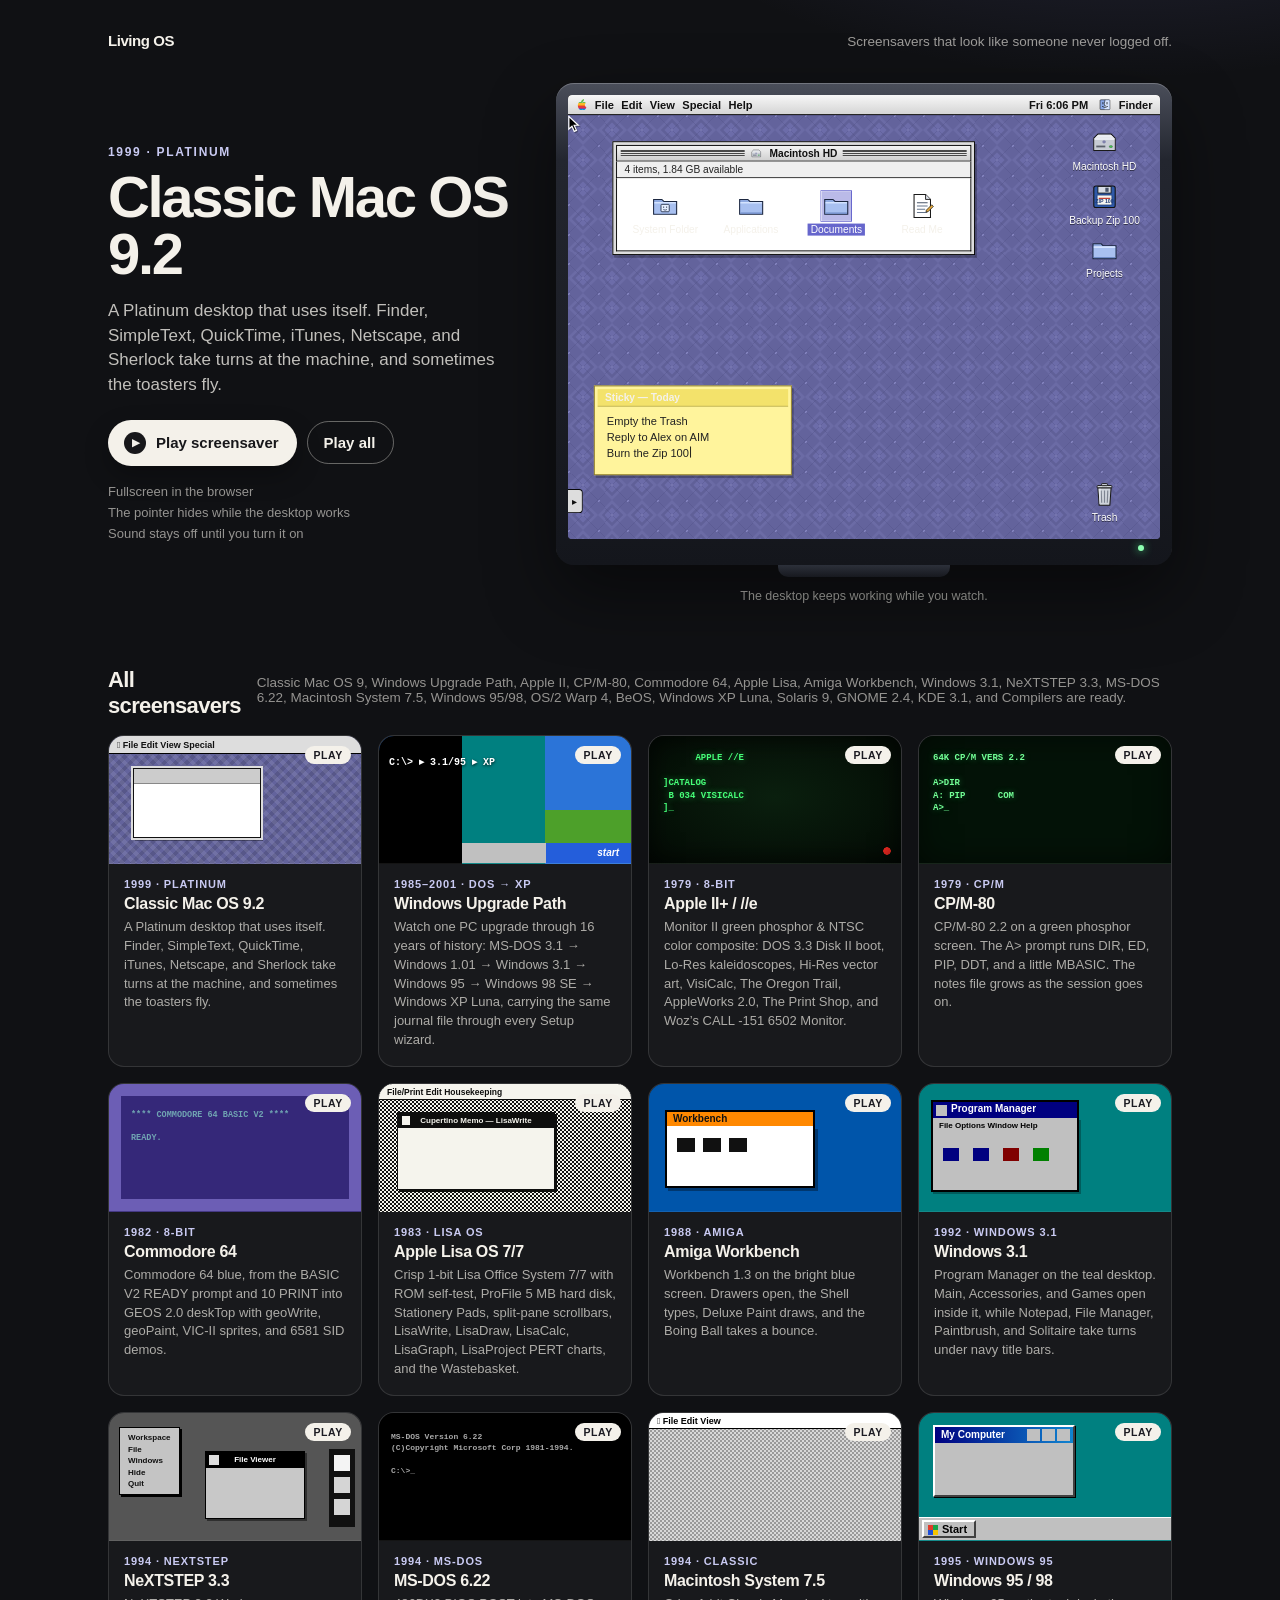
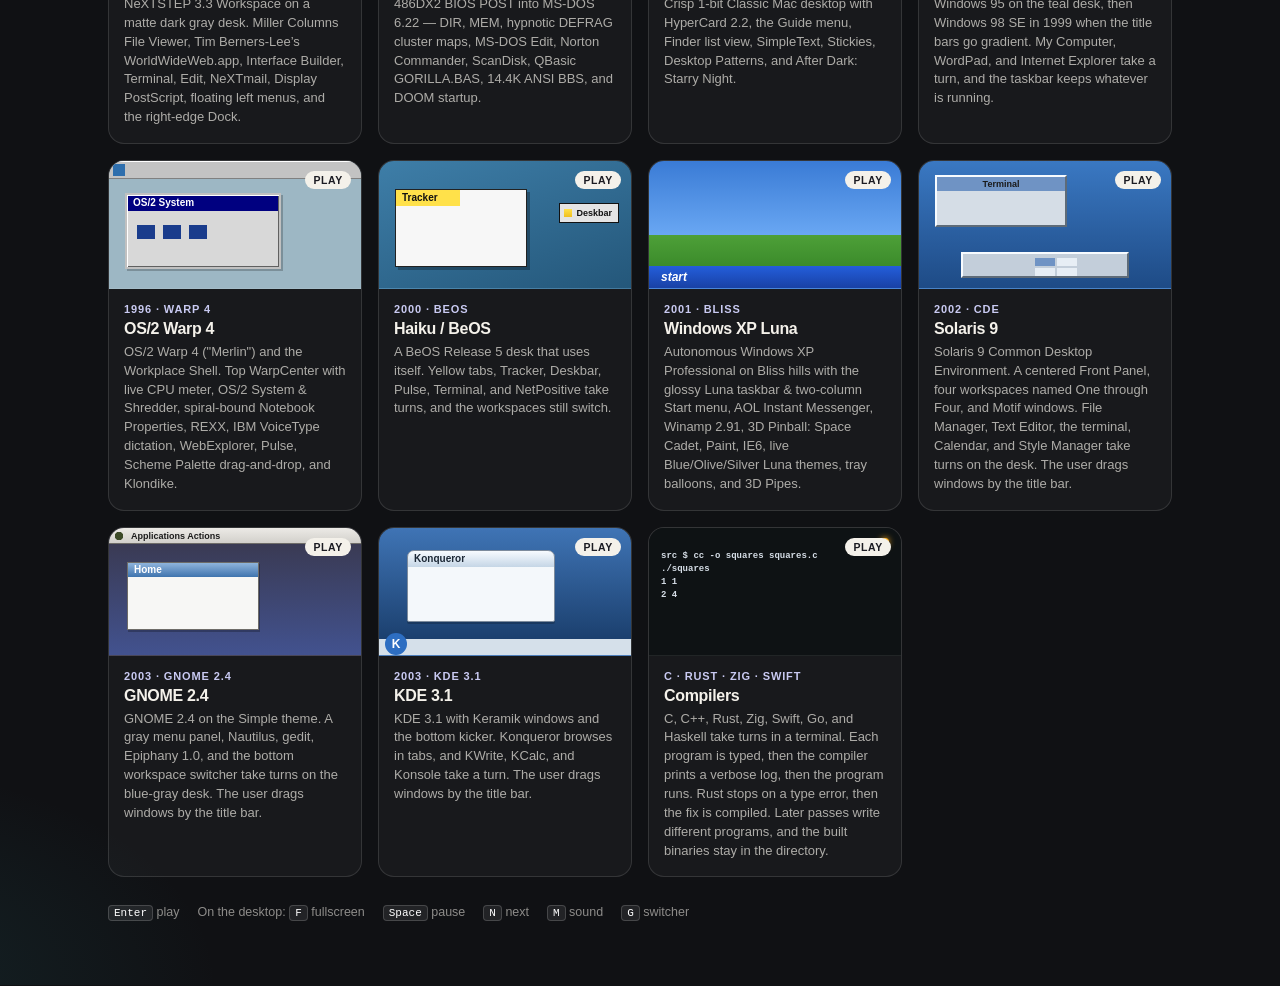
<file: index.html>
<!DOCTYPE html>
<html lang="en">
<head>
  <meta charset="UTF-8" />
  <meta name="viewport" content="width=device-width, initial-scale=1.0" />
  <title>Living OS Screensavers</title>
  <meta name="description" content="Fullscreen browser screensavers that look like classic operating systems are still being used." />
  <meta name="theme-color" content="#101114" />
  <link rel="stylesheet" href="css/landing.css?v=14" />
  <script>
    (function () {
      var q = new URLSearchParams(location.search);
      if (q.get('saver') || q.get('gallery') === '1' || q.get('cycle') === '1') {
        location.replace('watch.html' + location.search);
      }
    })();
  </script>
</head>
<body>
  <div class="lobby">
    <header class="topbar">
      <div class="brand">Living OS</div>
      <p class="topbar-note">Screensavers that look like someone never logged off.</p>
    </header>

    <section class="hero" aria-labelledby="hero-name">
      <div class="hero-copy">
        <p class="eyebrow" id="hero-era">1999 · Platinum</p>
        <h1 id="hero-name">Classic Mac OS 9.2</h1>
        <p class="lede" id="hero-desc">
          A Platinum desktop that uses itself. Finder, SimpleText, QuickTime, iTunes, Netscape, and Sherlock take turns at the machine, and sometimes the toasters fly.
        </p>
        <div class="hero-actions">
          <a class="play-btn" id="hero-play" href="watch.html?saver=mac-os-9">
            <span class="play-glyph" aria-hidden="true">▶</span>
            Play screensaver
          </a>
          <a class="play-btn play-all" href="watch.html?cycle=1">Play all</a>
        </div>
        <ul class="hero-notes">
          <li>Fullscreen in the browser</li>
          <li>The pointer hides while the desktop works</li>
          <li>Sound stays off until you turn it on</li>
        </ul>
      </div>

      <div class="monitor-wrap">
        <div class="monitor">
          <div class="monitor-screen">
            <div class="dio" id="diorama">
              <div class="dio-menu">
                <div class="dio-menu-left">
                  <span class="dio-apple" data-dio-icon="rainbowApple"></span>
                  <span>File</span>
                  <span>Edit</span>
                  <span>View</span>
                  <span>Special</span>
                  <span>Help</span>
                </div>
                <div class="dio-menu-right">
                  <span id="diorama-clock">Mon 9:41 AM</span>
                  <span class="dio-app"><span data-dio-icon="finderFace"></span>Finder</span>
                </div>
              </div>
              <div class="dio-desk" id="dio-desk">
                <section class="dio-win dio-finder" aria-hidden="true">
                  <div class="dio-title">
                    <span class="dio-stripes"></span>
                    <span class="dio-title-text"><span data-dio-icon="macHd"></span>Macintosh HD</span>
                    <span class="dio-stripes"></span>
                  </div>
                  <div class="dio-status">4 items, 1.84 GB available</div>
                  <div class="dio-finder-grid">
                    <div class="dio-ficon">
                      <div class="dio-glyph" data-dio-icon="systemFolder"></div>
                      <div class="dio-label">System Folder</div>
                    </div>
                    <div class="dio-ficon">
                      <div class="dio-glyph" data-dio-icon="folder"></div>
                      <div class="dio-label">Applications</div>
                    </div>
                    <div class="dio-ficon selected">
                      <div class="dio-glyph" data-dio-icon="folder"></div>
                      <div class="dio-label">Documents</div>
                    </div>
                    <div class="dio-ficon">
                      <div class="dio-glyph" data-dio-icon="simpleTextDoc"></div>
                      <div class="dio-label">Read Me</div>
                    </div>
                  </div>
                </section>

                <section class="dio-win dio-sticky" aria-hidden="true">
                  <div class="dio-sticky-title">Sticky — Today</div>
                  <p>Empty the Trash<br />Reply to Alex on AIM<br />Burn the Zip 100<span class="dio-caret"></span></p>
                </section>

                <div class="dio-desk-icons">
                  <div class="dio-dicon">
                    <div class="dio-glyph" data-dio-icon="macHd"></div>
                    <div class="dio-label">Macintosh HD</div>
                  </div>
                  <div class="dio-dicon">
                    <div class="dio-glyph" data-dio-icon="zipDisk"></div>
                    <div class="dio-label">Backup Zip 100</div>
                  </div>
                  <div class="dio-dicon">
                    <div class="dio-glyph" data-dio-icon="folder"></div>
                    <div class="dio-label">Projects</div>
                  </div>
                </div>
                <div class="dio-trash">
                  <div class="dio-glyph" data-dio-icon="trashEmpty"></div>
                  <div class="dio-label">Trash</div>
                </div>
                <div class="dio-cs" aria-hidden="true">▸</div>
                <div class="dio-cursor" aria-hidden="true">
                  <svg viewBox="0 0 18 22" width="16" height="20">
                    <path d="M1 1 L1 16.5 L4.8 13 L7.6 19.2 L10.3 18 L7.5 11.8 L12.5 11.8 Z" fill="#000" stroke="#fff" stroke-width="1.5" stroke-linejoin="miter"/>
                  </svg>
                </div>
              </div>
            </div>
          </div>
          <div class="monitor-chin"><span class="power-led" aria-hidden="true"></span></div>
        </div>
        <div class="monitor-stand" aria-hidden="true"></div>
        <p class="monitor-caption">The desktop keeps working while you watch.</p>
      </div>
    </section>

    <section class="shelf-wrap" aria-labelledby="shelf-heading">
      <div class="shelf-head">
        <h2 id="shelf-heading">All screensavers</h2>
        <p>Classic Mac OS 9, Windows Upgrade Path, Apple II, CP/M-80, Commodore 64, Apple Lisa, Amiga Workbench, Windows 3.1, NeXTSTEP 3.3, MS-DOS 6.22, Macintosh System 7.5, Windows 95/98, OS/2 Warp 4, BeOS, Windows XP Luna, Solaris 9, GNOME 2.4, KDE 3.1, and Compilers are ready.</p>
      </div>
      <div class="shelf" id="shelf">
        <a class="shelf-card ready" href="watch.html?saver=mac-os-9">
          <div class="shelf-thumb thumb-macos9"><span class="shelf-badge">Play</span></div>
          <div class="shelf-body">
            <div class="shelf-era">1999 · Platinum</div>
            <div class="shelf-name">Classic Mac OS 9.2</div>
            <div class="shelf-desc">A Platinum desktop that uses itself. Finder, SimpleText, QuickTime, iTunes, Netscape, and Sherlock take turns at the machine.</div>
          </div>
        </a>
        <a class="shelf-card ready" href="watch.html?saver=windows-evolution">
          <div class="shelf-thumb thumb-winevo"><span class="shelf-badge">Play</span></div>
          <div class="shelf-body">
            <div class="shelf-era">1985–2001 · DOS → XP</div>
            <div class="shelf-name">Windows Upgrade Path</div>
            <div class="shelf-desc">Watch one PC upgrade through 16 years of history: MS-DOS 3.1 → Windows 1.01 → Windows 3.1 → Windows 95 → Windows 98 SE → Windows XP Luna, carrying the same journal file through every Setup wizard.</div>
          </div>
        </a>
        <a class="shelf-card ready" href="watch.html?saver=apple-ii">
          <div class="shelf-thumb thumb-apple2"><span class="shelf-badge">Play</span></div>
          <div class="shelf-body">
            <div class="shelf-era">1979 · 8-bit</div>
            <div class="shelf-name">Apple II+ / //e</div>
            <div class="shelf-desc">Monitor II green phosphor &amp; NTSC color composite: DOS 3.3 Disk II boot, Lo-Res kaleidoscopes, Hi-Res vector art, VisiCalc, The Oregon Trail, AppleWorks 2.0, The Print Shop, and Woz’s CALL -151 6502 Monitor.</div>
          </div>
        </a>
        <a class="shelf-card ready" href="watch.html?saver=cpm">
          <div class="shelf-thumb thumb-cpm"><span class="shelf-badge">Play</span></div>
          <div class="shelf-body">
            <div class="shelf-era">1979 · CP/M</div>
            <div class="shelf-name">CP/M-80</div>
            <div class="shelf-desc">CP/M-80 2.2 on a green phosphor screen. The A&gt; prompt runs DIR, ED, PIP, DDT, and a little MBASIC. The notes file grows as the session goes on.</div>
          </div>
        </a>
        <a class="shelf-card ready" href="watch.html?saver=commodore-64">
          <div class="shelf-thumb thumb-c64"><span class="shelf-badge">Play</span></div>
          <div class="shelf-body">
            <div class="shelf-era">1982 · 8-bit</div>
            <div class="shelf-name">Commodore 64</div>
            <div class="shelf-desc">Commodore 64 blue, from the BASIC V2 READY prompt and 10 PRINT into GEOS 2.0 deskTop with geoWrite, geoPaint, VIC-II sprites, and 6581 SID demos.</div>
          </div>
        </a>
        <a class="shelf-card ready" href="watch.html?saver=apple-lisa">
          <div class="shelf-thumb thumb-lisa"><span class="shelf-badge">Play</span></div>
          <div class="shelf-body">
            <div class="shelf-era">1983 · Lisa OS</div>
            <div class="shelf-name">Apple Lisa OS 7/7</div>
            <div class="shelf-desc">Crisp 1-bit Lisa Office System 7/7 with ROM self-test, ProFile 5 MB hard disk, Stationery Pads, split-pane scrollbars, LisaWrite, LisaDraw, LisaCalc, LisaGraph, LisaProject PERT charts, and the Wastebasket.</div>
          </div>
        </a>
        <a class="shelf-card ready" href="watch.html?saver=amiga-workbench">
          <div class="shelf-thumb thumb-amiga"><span class="shelf-badge">Play</span></div>
          <div class="shelf-body">
            <div class="shelf-era">1988 · Amiga</div>
            <div class="shelf-name">Amiga Workbench</div>
            <div class="shelf-desc">Workbench 1.3 on the bright blue screen. Drawers open, the Shell types, Deluxe Paint draws, and the Boing Ball takes a bounce.</div>
          </div>
        </a>
        <a class="shelf-card ready" href="watch.html?saver=windows-3.1">
          <div class="shelf-thumb thumb-win31"><span class="shelf-badge">Play</span></div>
          <div class="shelf-body">
            <div class="shelf-era">1992 · Windows 3.1</div>
            <div class="shelf-name">Windows 3.1</div>
            <div class="shelf-desc">Program Manager on the teal desktop. Main, Accessories, and Games open inside it, while Notepad, File Manager, Paintbrush, and Solitaire take turns under navy title bars.</div>
          </div>
        </a>
        <a class="shelf-card ready" href="watch.html?saver=nextstep">
          <div class="shelf-thumb thumb-next"><span class="shelf-badge">Play</span></div>
          <div class="shelf-body">
            <div class="shelf-era">1994 · NeXTSTEP</div>
            <div class="shelf-name">NeXTSTEP 3.3</div>
            <div class="shelf-desc">NeXTSTEP 3.3 Workspace on a matte dark gray desk. Miller Columns File Viewer, Tim Berners-Lee’s WorldWideWeb.app, Interface Builder, Terminal, Edit, NeXTmail, Display PostScript, floating left menus, and the right-edge Dock.</div>
          </div>
        </a>
        <a class="shelf-card ready" href="watch.html?saver=ms-dos">
          <div class="shelf-thumb thumb-dos"><span class="shelf-badge">Play</span></div>
          <div class="shelf-body">
            <div class="shelf-era">1994 · MS-DOS</div>
            <div class="shelf-name">MS-DOS 6.22</div>
            <div class="shelf-desc">486DX2 BIOS POST into MS-DOS 6.22 — DIR, MEM, hypnotic DEFRAG cluster maps, MS-DOS Edit, Norton Commander, ScanDisk, QBasic GORILLA.BAS, 14.4K ANSI BBS, and DOOM startup.</div>
          </div>
        </a>
        <a class="shelf-card ready" href="watch.html?saver=mac-system-7">
          <div class="shelf-thumb thumb-sys7"><span class="shelf-badge">Play</span></div>
          <div class="shelf-body">
            <div class="shelf-era">1994 · Classic</div>
            <div class="shelf-name">Macintosh System 7.5</div>
            <div class="shelf-desc">Crisp 1-bit Classic Mac desktop with HyperCard 2.2, the Guide menu, Finder list view, SimpleText, Stickies, Desktop Patterns, and After Dark: Starry Night.</div>
          </div>
        </a>
        <a class="shelf-card ready" href="watch.html?saver=windows-95">
          <div class="shelf-thumb thumb-win95"><span class="shelf-badge">Play</span></div>
          <div class="shelf-body">
            <div class="shelf-era">1995 · Windows 95</div>
            <div class="shelf-name">Windows 95 / 98</div>
            <div class="shelf-desc">Windows 95 on the teal desk, then Windows 98 SE in 1999 when the title bars go gradient. My Computer, WordPad, and Internet Explorer take a turn, and the taskbar keeps whatever is running.</div>
          </div>
        </a>
        <a class="shelf-card ready" href="watch.html?saver=os2-warp">
          <div class="shelf-thumb thumb-warp"><span class="shelf-badge">Play</span></div>
          <div class="shelf-body">
            <div class="shelf-era">1996 · Warp 4</div>
            <div class="shelf-name">OS/2 Warp 4</div>
            <div class="shelf-desc">OS/2 Warp 4 ("Merlin") and the Workplace Shell. Top WarpCenter with live CPU meter, OS/2 System &amp; Shredder, spiral-bound Notebook Properties, REXX, IBM VoiceType dictation, WebExplorer, Pulse, Scheme Palette drag-and-drop, and Klondike.</div>
          </div>
        </a>
        <a class="shelf-card ready" href="watch.html?saver=haiku">
          <div class="shelf-thumb thumb-haiku"><span class="shelf-badge">Play</span></div>
          <div class="shelf-body">
            <div class="shelf-era">2000 · BeOS</div>
            <div class="shelf-name">Haiku / BeOS</div>
            <div class="shelf-desc">A BeOS Release 5 desk that uses itself. Yellow tabs, Tracker, Deskbar, Pulse, Terminal, and NetPositive take turns, and the workspaces still switch.</div>
          </div>
        </a>
        <a class="shelf-card ready" href="watch.html?saver=windows-xp">
          <div class="shelf-thumb thumb-winxp"><span class="shelf-badge">Play</span></div>
          <div class="shelf-body">
            <div class="shelf-era">2001 · Bliss</div>
            <div class="shelf-name">Windows XP Luna</div>
            <div class="shelf-desc">Autonomous Windows XP Professional on Bliss hills with the glossy Luna taskbar &amp; two-column Start menu, AOL Instant Messenger, Winamp 2.91, 3D Pinball: Space Cadet, Paint, IE6, live Blue/Olive/Silver Luna themes, tray balloons, and 3D Pipes.</div>
          </div>
        </a>
        <a class="shelf-card ready" href="watch.html?saver=solaris">
          <div class="shelf-thumb thumb-solaris"><span class="shelf-badge">Play</span></div>
          <div class="shelf-body">
            <div class="shelf-era">2002 · CDE</div>
            <div class="shelf-name">Solaris 9</div>
            <div class="shelf-desc">Solaris 9 Common Desktop Environment. A centered Front Panel, four workspaces named One through Four, and Motif windows. File Manager, Text Editor, the terminal, Calendar, and Style Manager take turns on the desk.</div>
          </div>
        </a>
        <a class="shelf-card ready" href="watch.html?saver=gnome-2">
          <div class="shelf-thumb thumb-gnome"><span class="shelf-badge">Play</span></div>
          <div class="shelf-body">
            <div class="shelf-era">2003 · GNOME 2.4</div>
            <div class="shelf-name">GNOME 2.4</div>
            <div class="shelf-desc">GNOME 2.4 on the Simple theme. A gray menu panel, Nautilus, gedit, Epiphany 1.0, and the bottom workspace switcher take turns on the blue-gray desk. The user drags windows by the title bar.</div>
          </div>
        </a>
        <a class="shelf-card ready" href="watch.html?saver=kde-3">
          <div class="shelf-thumb thumb-kde"><span class="shelf-badge">Play</span></div>
          <div class="shelf-body">
            <div class="shelf-era">2003 · KDE 3.1</div>
            <div class="shelf-name">KDE 3.1</div>
            <div class="shelf-desc">KDE 3.1 with Keramik windows and the bottom kicker. Konqueror browses in tabs, and KWrite, KCalc, and Konsole take a turn. The user drags windows by the title bar.</div>
          </div>
        </a>
        <a class="shelf-card ready" href="watch.html?saver=compilers">
          <div class="shelf-thumb thumb-compilers"><span class="shelf-badge">Play</span></div>
          <div class="shelf-body">
            <div class="shelf-era">C · Rust · Zig · Swift</div>
            <div class="shelf-name">Compilers</div>
            <div class="shelf-desc">C, C++, Rust, Zig, Swift, Go, and Haskell take turns in a terminal. Each program is typed, then the compiler prints a verbose log, then the program runs. Later passes write different programs, and the built binaries stay in the directory.</div>
          </div>
        </a>
      </div>
    </section>

    <footer class="lobby-foot">
      <span><kbd>Enter</kbd> play</span>
      <span>On the desktop: <kbd>F</kbd> fullscreen</span>
      <span><kbd>Space</kbd> pause</span>
      <span><kbd>N</kbd> next</span>
      <span><kbd>M</kbd> sound</span>
      <span><kbd>G</kbd> switcher</span>
    </footer>
  </div>
  <script type="module" src="js/landing.js?v=24"></script>
</body>
</html>
</file>
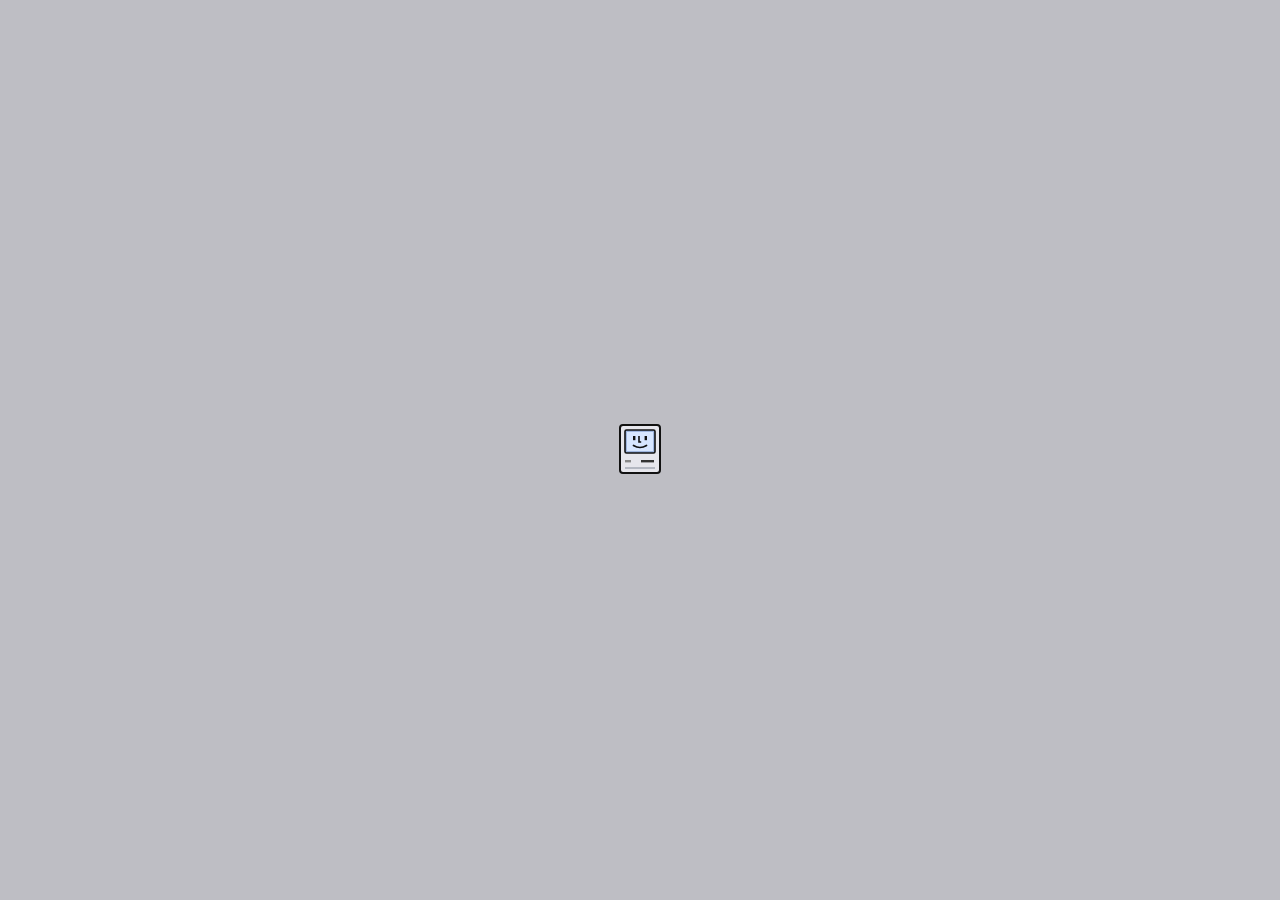
<file: watch.html>
<!DOCTYPE html>
<html lang="en">
<head>
  <meta charset="UTF-8" />
  <meta name="viewport" content="width=device-width, initial-scale=1.0" />
  <title>Living OS Screensavers</title>
  <meta name="description" content="Fullscreen browser-based retro operating system screensavers that look like the OS is genuinely being used." />
  <link rel="stylesheet" href="css/shell.css?v=16" />
  <link rel="stylesheet" href="savers/mac-os-9/mac-os-9.css?v=4" />
  <link rel="stylesheet" href="savers/apple-ii/apple-ii.css?v=1" />
  <link rel="stylesheet" href="savers/cpm/cpm.css?v=5" />
  <link rel="stylesheet" href="savers/compilers/compilers.css?v=2" />
  <link rel="stylesheet" href="savers/solaris/solaris.css?v=2" />
  <link rel="stylesheet" href="savers/apple-lisa/apple-lisa.css?v=1" />
  <link rel="stylesheet" href="savers/commodore-64/commodore-64.css?v=5" />
  <link rel="stylesheet" href="savers/ms-dos/ms-dos.css?v=4" />
  <link rel="stylesheet" href="savers/windows-evolution/windows-evolution.css?v=6" />
  <link rel="stylesheet" href="savers/nextstep/nextstep.css?v=6" />
  <link rel="stylesheet" href="savers/os2-warp/os2-warp.css?v=6" />
  <link rel="stylesheet" href="savers/mac-system-7/mac-system-7.css?v=8" />
  <link rel="stylesheet" href="savers/windows-xp/windows-xp.css?v=14" />
</head>
<body class="saver-active">
  <main id="stage" class="stage" aria-label="Screensaver stage"></main>

  <div id="hud-zone" class="hud-zone" aria-hidden="true"></div>

  <nav id="hud" class="hud" aria-label="Screensaver controls">
    <div class="hud-group hud-title-group">
      <button id="btn-gallery" class="hud-btn hud-btn-primary" title="Switch Screensaver (G)">
        <span class="hud-icon" aria-hidden="true">⊞</span>
        <span id="hud-saver-name">Mac OS 9.2</span>
      </button>
      <span id="hud-activity" class="hud-activity" title="Current activity">Initializing…</span>
    </div>

    <div class="hud-divider"></div>

    <div class="hud-group">
      <button id="btn-pause" class="hud-btn" title="Pause / Resume (Space)">
        <span class="hud-icon" id="icon-pause">❚❚</span>
      </button>
      <button id="btn-next" class="hud-btn" title="Next Activity (N)">
        <span class="hud-icon">⏭</span>
        <span class="hud-label">Next</span>
      </button>
      <button id="btn-cycle" class="hud-btn" title="Cycle all screensavers (C)" aria-pressed="false">
        <span class="hud-icon" aria-hidden="true">↻</span>
        <span class="hud-label">All</span>
      </button>
      <button id="btn-speed" class="hud-btn" title="Cycle Speed ([ / ])">
        <span id="label-speed">1×</span>
      </button>
      <div class="hud-special-wrap">
        <button id="btn-special" class="hud-btn" title="Trigger Classic Moment">
          <span class="hud-icon">✦</span>
        </button>
        <div id="special-menu" class="special-menu" hidden></div>
      </div>
    </div>

    <div class="hud-divider"></div>

    <div class="hud-group">
      <button id="btn-sound" class="hud-btn" title="Toggle sound (M)">
        <span class="hud-icon" id="icon-sound">🔇</span>
      </button>
      <button id="btn-fullscreen" class="hud-btn" title="Toggle Fullscreen (F)">
        <span class="hud-icon" id="icon-fullscreen">⛶</span>
      </button>
    </div>
  </nav>

  <div id="hint-toast" class="hint-toast" role="status" aria-live="polite">
    Move mouse to bottom edge for controls · Press <kbd>F</kbd> for Fullscreen · <kbd>G</kbd> to switch
  </div>

  <div id="gallery-backdrop" class="gallery-backdrop" hidden>
    <section class="gallery-modal" role="dialog" aria-modal="true" aria-labelledby="gallery-heading">
      <header class="gallery-header">
        <div>
          <h1 id="gallery-heading">Living OS Screensavers</h1>
          <p class="gallery-subtitle">Fullscreen browser screensavers that look like classic operating systems being used.</p>
        </div>
        <button id="btn-close-gallery" class="gallery-close" aria-label="Close switcher">✕</button>
      </header>
      <div id="gallery-grid" class="gallery-grid"></div>
      <footer class="gallery-footer">
        <div class="gallery-shortcuts">
          <span><kbd>F</kbd> Fullscreen</span>
          <span><kbd>Space</kbd> Pause</span>
          <span><kbd>N</kbd> Next Scene</span>
          <span><kbd>C</kbd> Cycle all</span>
          <span><kbd>[</kbd> <kbd>]</kbd> Speed</span>
          <span><kbd>M</kbd> Sound</span>
          <span><kbd>G</kbd> Switcher</span>
        </div>
        <div class="gallery-actions">
          <button id="btn-play-all" class="gallery-play-all" type="button" aria-pressed="false">Play all</button>
          <a class="gallery-lobby" href="index.html">Lobby</a>
        </div>
      </footer>
    </section>
  </div>

  <script type="module" src="js/shell.js?v=27"></script>
</body>
</html>
</file>
<file: css/landing.css>
/* Living OS — front page */

*,
*::before,
*::after {
  box-sizing: border-box;
}

html,
body {
  margin: 0;
  min-height: 100%;
}

body {
  background:
    radial-gradient(880px 460px at 88% -8%, rgba(110, 110, 190, 0.28), transparent 62%),
    radial-gradient(640px 380px at -12% 100%, rgba(44, 134, 142, 0.16), transparent 58%),
    #101114;
  color: #f4f1ea;
  font-family: "Helvetica Neue", Helvetica, Arial, sans-serif;
  -webkit-font-smoothing: antialiased;
}

.lobby {
  max-width: 1120px;
  margin: 0 auto;
  padding: 32px 28px 64px;
}

.topbar {
  display: flex;
  align-items: baseline;
  justify-content: space-between;
  gap: 16px;
  margin-bottom: 34px;
}

.brand {
  font-size: 15px;
  font-weight: 720;
  letter-spacing: -0.03em;
}

.topbar-note {
  margin: 0;
  font-size: 13.5px;
  color: rgba(244, 241, 234, 0.62);
}

.hero {
  display: grid;
  grid-template-columns: minmax(260px, 400px) minmax(0, 1fr);
  gap: 48px;
  align-items: center;
}

.eyebrow {
  margin: 0 0 10px;
  font-size: 12px;
  font-weight: 700;
  letter-spacing: 0.14em;
  text-transform: uppercase;
  color: #c9caf2;
}

h1 {
  margin: 0;
  font-size: clamp(40px, 5vw, 58px);
  line-height: 0.98;
  letter-spacing: -0.04em;
  font-weight: 680;
}

.lede {
  margin: 16px 0 0;
  max-width: 38rem;
  font-size: 17px;
  line-height: 1.45;
  color: rgba(244, 241, 234, 0.78);
}

.hero-actions {
  margin-top: 22px;
  display: flex;
  flex-wrap: wrap;
  align-items: center;
  gap: 10px;
}

.play-btn.play-all {
  background: transparent;
  color: #f4f1ea;
  border: 1px solid rgba(244, 241, 234, 0.38);
  box-shadow: none;
  font-weight: 650;
}

.play-btn.play-all:hover {
  background: rgba(255, 255, 255, 0.06);
}

.play-btn {
  display: inline-flex;
  align-items: center;
  gap: 10px;
  padding: 12px 18px 12px 16px;
  border-radius: 999px;
  background: #f4f1ea;
  color: #17171a;
  text-decoration: none;
  font-weight: 720;
  font-size: 15px;
  box-shadow: 0 10px 24px rgba(0, 0, 0, 0.28);
  transition: transform 0.16s ease, background 0.16s ease;
}

.play-btn:hover {
  transform: translateY(-1px);
  background: #fff;
}

.play-btn:focus-visible,
.shelf-card:focus-visible,
.gallery-lobby:focus-visible {
  outline: 2px solid #c9caf2;
  outline-offset: 3px;
}

.play-glyph {
  width: 22px;
  height: 22px;
  border-radius: 50%;
  display: grid;
  place-items: center;
  background: #17171a;
  color: #f4f1ea;
  font-size: 10px;
  padding-left: 1px;
}

.hero-notes {
  margin: 18px 0 0;
  padding: 0;
  list-style: none;
  display: flex;
  flex-direction: column;
  gap: 6px;
  font-size: 13px;
  color: rgba(244, 241, 234, 0.58);
}

.monitor-wrap {
  min-width: 0;
}

.monitor {
  background: linear-gradient(180deg, #4a4e5a 0%, #23262f 16%, #14161c 100%);
  border-radius: 18px;
  padding: 12px 12px 8px;
  box-shadow:
    inset 0 1px 0 rgba(255, 255, 255, 0.22),
    0 28px 70px rgba(0, 0, 0, 0.48);
}

.monitor-screen {
  position: relative;
  aspect-ratio: 4 / 3;
  overflow: hidden;
  border-radius: 4px;
  background: #111;
  box-shadow: inset 0 0 0 1px #000, inset 0 0 24px rgba(0, 0, 0, 0.35);
}

.monitor-chin {
  height: 18px;
  display: flex;
  align-items: center;
  justify-content: flex-end;
  padding-right: 16px;
}

.power-led {
  width: 6px;
  height: 6px;
  border-radius: 50%;
  background: #8dffb0;
  box-shadow: 0 0 8px rgba(80, 255, 150, 0.85);
}

.monitor-stand {
  width: 28%;
  height: 12px;
  margin: 0 auto;
  background: linear-gradient(#2c303a, #17191f);
  border-radius: 0 0 10px 10px;
}

.monitor-caption {
  margin: 12px 0 0;
  text-align: center;
  font-size: 12.5px;
  color: rgba(244, 241, 234, 0.5);
}

.dio {
  width: 640px;
  height: 480px;
  position: absolute;
  left: 0;
  top: 0;
  transform-origin: top left;
  background: #000;
  user-select: none;
}

.dio-menu {
  height: 22px;
  background: linear-gradient(#f7f7f7, #d4d4d4);
  border-bottom: 1px solid #000;
  display: flex;
  align-items: center;
  justify-content: space-between;
  padding: 0 8px;
  color: #111;
  font-size: 12px;
  font-weight: 700;
}

.dio-menu-left,
.dio-menu-right,
.dio-app,
.dio-title-text {
  display: flex;
  align-items: center;
  gap: 8px;
}

.dio-menu-right {
  gap: 12px;
}

.dio-apple,
.dio-app span,
.dio-title-text span {
  display: inline-flex;
}

.dio-apple svg,
.dio-app svg,
.dio-title-text svg {
  width: 13px;
  height: 13px;
  display: block;
}

.dio-desk {
  position: absolute;
  inset: 22px 0 0;
  overflow: hidden;
  background-color: #63639c;
}

.dio-win {
  position: absolute;
  background: #ddd;
  border: 1px solid #000;
  box-shadow: 2px 3px 0 rgba(0, 0, 0, 0.28);
  padding: 3px;
}

.dio-finder {
  left: 48px;
  top: 28px;
  width: 392px;
}

.dio-title {
  height: 18px;
  display: flex;
  align-items: center;
  gap: 6px;
  padding: 0 4px;
  background: linear-gradient(#f4f4f4, #cfcfcf);
  border: 1px solid #000;
  font-size: 11px;
  font-weight: 700;
  color: #111;
}

.dio-stripes {
  flex: 1;
  height: 8px;
  background: repeating-linear-gradient(to bottom, #222 0 1px, transparent 1px 2px);
  opacity: 0.8;
}

.dio-title-text {
  white-space: nowrap;
}

.dio-status {
  background: #efefef;
  border: 1px solid #000;
  border-top: 0;
  font-size: 11px;
  color: #222;
  padding: 2px 8px 3px;
}

.dio-finder-grid {
  display: grid;
  grid-template-columns: repeat(4, 1fr);
  gap: 8px 4px;
  padding: 14px 8px 16px;
  background: #fff;
  border: 1px solid #000;
  border-top: 0;
}

.dio-ficon,
.dio-dicon,
.dio-trash {
  display: flex;
  flex-direction: column;
  align-items: center;
  gap: 3px;
  text-align: center;
}

.dio-glyph svg {
  width: 32px;
  height: 32px;
  display: block;
}

.dio-ficon .dio-label,
.dio-dicon .dio-label,
.dio-trash .dio-label {
  font-size: 11px;
  line-height: 1.2;
  padding: 0 3px;
  max-width: 84px;
}

.dio-ficon.selected .dio-glyph {
  background: rgba(102, 102, 204, 0.45);
  box-shadow: 0 0 0 1px #6666cc;
}

.dio-ficon.selected .dio-label {
  background: #6666cc;
  color: #fff;
}

.dio-desk-icons {
  position: absolute;
  top: 14px;
  right: 14px;
  width: 92px;
  display: flex;
  flex-direction: column;
  gap: 10px;
}

.dio-dicon .dio-label,
.dio-trash .dio-label {
  color: #fff;
  text-shadow: 0 1px 0 rgba(0, 0, 0, 0.55);
}

.dio-trash {
  position: absolute;
  right: 14px;
  bottom: 16px;
  width: 92px;
}

.dio-sticky {
  left: 28px;
  top: 292px;
  width: 214px;
  background: #fff49c;
  border-color: #8a7a28;
  box-shadow: 2px 3px 0 rgba(0, 0, 0, 0.25);
}

.dio-sticky-title {
  background: #f3e26b;
  font-size: 11px;
  font-weight: 700;
  padding: 3px 8px;
  border-bottom: 1px solid rgba(0, 0, 0, 0.2);
}

.dio-sticky p {
  margin: 0;
  padding: 8px 10px 12px;
  font-family: Geneva, Verdana, sans-serif;
  font-size: 12px;
  line-height: 1.4;
  color: #222;
}

.dio-caret {
  display: inline-block;
  width: 1px;
  height: 12px;
  margin-left: 1px;
  background: #111;
  vertical-align: -1px;
  animation: dio-blink 1.05s steps(1) infinite;
}

@keyframes dio-blink {
  50% { opacity: 0; }
}

.dio-cs {
  position: absolute;
  left: 0;
  bottom: 28px;
  width: 16px;
  height: 26px;
  background: #ddd;
  border: 1px solid #000;
  border-left: 0;
  border-radius: 0 4px 4px 0;
  color: #111;
  font-size: 11px;
  display: grid;
  place-items: center;
}

.dio-cursor {
  position: absolute;
  left: 0;
  top: 0;
  z-index: 5;
  animation: dio-roam 9.5s ease-in-out infinite;
  filter: drop-shadow(1px 1px 0 rgba(0, 0, 0, 0.35));
}

@keyframes dio-roam {
  0%, 12% { transform: translate(168px, 210px); }
  38%, 54% { transform: translate(286px, 108px); }
  78%, 90% { transform: translate(118px, 348px); }
  100% { transform: translate(168px, 210px); }
}

.shelf-wrap {
  margin-top: 64px;
}

.shelf-head {
  display: flex;
  align-items: baseline;
  justify-content: space-between;
  gap: 16px;
  margin-bottom: 16px;
}

.shelf-head h2 {
  margin: 0;
  font-size: 22px;
  letter-spacing: -0.03em;
}

.shelf-head p {
  margin: 0;
  font-size: 13.5px;
  color: rgba(244, 241, 234, 0.58);
}

.shelf {
  display: grid;
  grid-template-columns: repeat(auto-fit, minmax(240px, 1fr));
  gap: 16px;
}

.shelf-card {
  display: flex;
  flex-direction: column;
  min-height: 100%;
  text-decoration: none;
  color: inherit;
  background: rgba(255, 255, 255, 0.035);
  border: 1px solid rgba(255, 255, 255, 0.12);
  border-radius: 16px;
  overflow: hidden;
  transition: transform 0.18s ease, border-color 0.18s ease, background 0.18s ease;
}

.shelf-card.ready:hover {
  transform: translateY(-3px);
  border-color: rgba(201, 202, 242, 0.7);
  background: rgba(255, 255, 255, 0.06);
}

.shelf-card.soon {
  border-style: dashed;
  opacity: 0.72;
}

.shelf-thumb {
  height: 128px;
  position: relative;
  border-bottom: 1px solid rgba(255, 255, 255, 0.08);
}

.shelf-badge {
  position: absolute;
  top: 10px;
  right: 10px;
  z-index: 1;
  font-size: 10.5px;
  font-weight: 720;
  letter-spacing: 0.06em;
  text-transform: uppercase;
  padding: 3px 8px;
  border-radius: 999px;
  background: rgba(12, 14, 20, 0.78);
  color: #fff;
}

.shelf-card.ready .shelf-badge {
  background: #f4f1ea;
  color: #1b1b22;
}

.shelf-body {
  padding: 14px 15px 16px;
  display: flex;
  flex-direction: column;
  gap: 5px;
}

.shelf-era {
  font-size: 11px;
  font-weight: 700;
  letter-spacing: 0.08em;
  text-transform: uppercase;
  color: #c9caf2;
}

.shelf-name {
  font-size: 16px;
  font-weight: 700;
  letter-spacing: -0.02em;
}

.shelf-desc {
  font-size: 13px;
  line-height: 1.45;
  color: rgba(244, 241, 234, 0.68);
}

.thumb-macos9 {
  background:
    repeating-linear-gradient(45deg, rgba(255, 255, 255, 0.09) 0 4px, transparent 4px 8px),
    repeating-linear-gradient(-45deg, rgba(0, 0, 0, 0.12) 0 4px, transparent 4px 8px),
    #63639c;
}

.thumb-macos9::before {
  content: "  File  Edit  View  Special";
  position: absolute;
  top: 0;
  left: 0;
  right: 0;
  height: 18px;
  background: #dddddd;
  border-bottom: 1px solid #000;
  color: #111;
  font-size: 9px;
  font-weight: 700;
  line-height: 18px;
  padding: 0 8px;
}

.thumb-macos9::after {
  content: "";
  position: absolute;
  left: 24px;
  top: 32px;
  width: 128px;
  height: 70px;
  background: #fff;
  border: 1px solid #111;
  box-shadow: 0 0 0 2px #ddd, 2px 3px 0 rgba(0, 0, 0, 0.35);
  background-image: linear-gradient(to bottom, #ccc 0 14px, #888 14px 15px, #fff 15px);
}

.thumb-winxp {
  background: linear-gradient(to bottom, #3a7bd5 0%, #69a7f3 58%, #4ea038 58%, #2e7d22 100%);
}

.thumb-winxp::after {
  content: "start";
  position: absolute;
  left: 0;
  right: 0;
  bottom: 0;
  height: 22px;
  background: linear-gradient(to bottom, #245edb, #1941a5);
  color: #fff;
  font-size: 12px;
  font-style: italic;
  font-weight: 700;
  line-height: 22px;
  padding-left: 12px;
}

.thumb-winevo {
  background:
    linear-gradient(90deg, #000000 0 33%, #008080 33% 66%, transparent 66%),
    linear-gradient(to bottom, #2b74d8 0 58%, #4da02a 58% 100%);
}

.thumb-winevo::before {
  content: "C:\\>  ▸  3.1/95  ▸  XP";
  position: absolute;
  left: 10px;
  top: 20px;
  color: #ffffff;
  font-family: ui-monospace, "Courier New", monospace;
  font-size: 10px;
  font-weight: 800;
  text-shadow: 0 1px 3px rgba(0, 0, 0, 0.85);
}

.thumb-winevo::after {
  content: "start";
  position: absolute;
  left: 33%;
  right: 0;
  bottom: 0;
  height: 20px;
  background: linear-gradient(90deg, #c0c0c0 0 50%, #245edb 50% 100%);
  color: #ffffff;
  font-size: 10px;
  font-style: italic;
  font-weight: 800;
  line-height: 20px;
  text-align: right;
  padding-right: 12px;
}

.thumb-sys7 {
  background-image:
    radial-gradient(#999 1px, transparent 1px),
    radial-gradient(#999 1px, #d8d8d8 1px);
  background-size: 4px 4px;
  background-position: 0 0, 2px 2px;
}

.thumb-sys7::before {
  content: "  File  Edit  View";
  position: absolute;
  top: 0;
  left: 0;
  right: 0;
  height: 16px;
  background: #fff;
  border-bottom: 1px solid #000;
  color: #000;
  font-size: 9px;
  font-weight: 700;
  line-height: 16px;
  padding: 0 8px;
}

.thumb-haiku {
  background: linear-gradient(160deg, #3e7ea8 0%, #24577a 100%);
}

.thumb-haiku::before {
  content: "Deskbar";
  position: absolute;
  top: 42px;
  right: 12px;
  background:
    linear-gradient(#ffe14a, #f0c020) 4px 50% / 8px 8px no-repeat,
    #e4e4e4;
  color: #111;
  font-size: 9px;
  font-weight: 700;
  line-height: 14px;
  padding: 2px 6px 2px 16px;
  border: 1px solid #111;
}

.thumb-haiku::after {
  content: "Tracker";
  position: absolute;
  left: 16px;
  top: 28px;
  width: 132px;
  height: 78px;
  border: 1px solid #222;
  box-shadow: 3px 3px 0 rgba(0, 0, 0, 0.28);
  background:
    linear-gradient(#ffe14a, #ffe14a) 0 0 / 64px 16px no-repeat,
    #f7f7f7;
  color: #111;
  font-size: 10px;
  font-weight: 700;
  line-height: 16px;
  padding: 0 6px;
}

.thumb-gnome {
  background: linear-gradient(#39374b, #42528f);
}

.thumb-gnome::before {
  content: "Applications    Actions";
  position: absolute;
  top: 0;
  left: 0;
  right: 0;
  height: 16px;
  padding-left: 22px;
  background:
    radial-gradient(circle at 10px 8px, #3c4a28 4px, transparent 4.5px),
    linear-gradient(#eceae6, #d2d0cb);
  border-bottom: 1px solid #6e6c68;
  color: #1c1c1c;
  font-size: 9px;
  font-weight: 700;
  line-height: 16px;
}

.thumb-gnome::after {
  content: "Home";
  position: absolute;
  left: 18px;
  top: 34px;
  width: 132px;
  height: 68px;
  border: 1px solid #6e6c68;
  background:
    linear-gradient(#8fb4dc, #3f74ae) 0 0 / 100% 14px no-repeat,
    #f7f7f5;
  color: #fff;
  font-size: 10px;
  font-weight: 700;
  line-height: 14px;
  padding: 0 6px;
  box-shadow: 1px 2px 0 rgba(0, 0, 0, 0.25);
}

.thumb-kde {
  background:
    linear-gradient(#d5e0ea, #d5e0ea) bottom / 100% 16px no-repeat,
    linear-gradient(#3f74b5, #163864);
}

.thumb-kde::before {
  content: "K";
  position: absolute;
  left: 6px;
  bottom: 0;
  width: 22px;
  height: 22px;
  border-radius: 50%;
  background: #2d6ec2;
  color: #fff;
  font-size: 12px;
  font-weight: 800;
  line-height: 22px;
  text-align: center;
}

.thumb-kde::after {
  content: "Konqueror";
  position: absolute;
  left: 28px;
  top: 22px;
  width: 148px;
  height: 72px;
  border: 1px solid #7d8b9c;
  border-radius: 7px 7px 2px 2px;
  background:
    linear-gradient(#f7fbff, #c5d6e6) 0 0 / 100% 16px no-repeat,
    #f4f8fb;
  color: #1c2836;
  font-size: 10px;
  font-weight: 700;
  line-height: 16px;
  padding: 0 6px;
  box-shadow: 0 2px 0 rgba(0, 0, 0, 0.2);
}

.thumb-compilers {
  background: #0e1214;
}

.thumb-compilers::before {
  content: "";
  position: absolute;
  top: 10px;
  right: 12px;
  width: 8px;
  height: 8px;
  border-radius: 50%;
  background: #ffb020;
  box-shadow: 0 0 6px #ffb020;
}

.thumb-compilers::after {
  content: "src $ cc -o squares squares.c\A ./squares\A 1 1\A 2 4";
  position: absolute;
  left: 12px;
  top: 22px;
  color: #d5dde6;
  font-family: ui-monospace, "Courier New", Courier, monospace;
  font-size: 9px;
  font-weight: 650;
  line-height: 1.45;
  white-space: pre;
}

.thumb-solaris {
  background: linear-gradient(#3a78c2, #1e4b86);
}

.thumb-solaris::before {
  content: "Terminal";
  position: absolute;
  left: 16px;
  top: 14px;
  width: 132px;
  height: 52px;
  box-sizing: border-box;
  background: #d5dde6;
  border: 2px solid #f7fbff;
  border-color: #f7fbff #5e6b78 #5e6b78 #f7fbff;
  box-shadow: inset 0 14px 0 #6f93c4;
  color: #1a1a1a;
  font-size: 9px;
  font-weight: 700;
  text-align: center;
  line-height: 14px;
}

.thumb-solaris::after {
  content: "";
  position: absolute;
  left: 50%;
  bottom: 10px;
  width: 168px;
  height: 26px;
  margin-left: -84px;
  background:
    linear-gradient(#6f93c4, #6f93c4) 72px 4px / 20px 8px no-repeat,
    linear-gradient(#e7eef5, #e7eef5) 94px 4px / 20px 8px no-repeat,
    linear-gradient(#e7eef5, #e7eef5) 72px 14px / 20px 8px no-repeat,
    linear-gradient(#e7eef5, #e7eef5) 94px 14px / 20px 8px no-repeat,
    #c3ceda;
  border: 2px solid #f7fbff;
  border-color: #f7fbff #5e6b78 #5e6b78 #f7fbff;
}

.thumb-amiga {
  background: #0055aa;
}

.thumb-amiga::before {
  content: "Workbench";
  position: absolute;
  left: 16px;
  top: 26px;
  width: 150px;
  height: 16px;
  box-sizing: border-box;
  background: #ff8800;
  border: 2px solid #000;
  border-bottom: 0;
  color: #111;
  font-size: 10px;
  font-weight: 700;
  line-height: 14px;
  padding: 0 6px;
}

.thumb-amiga::after {
  content: "";
  position: absolute;
  left: 16px;
  top: 42px;
  width: 150px;
  height: 62px;
  box-sizing: border-box;
  background:
    linear-gradient(#111, #111) 10px 12px / 18px 14px no-repeat,
    linear-gradient(#111, #111) 36px 12px / 18px 14px no-repeat,
    linear-gradient(#111, #111) 62px 12px / 18px 14px no-repeat,
    #fff;
  border: 2px solid #000;
  border-top: 0;
  box-shadow: 3px 3px 0 rgba(0, 0, 0, 0.35);
}

.thumb-apple2 {
  background:
    radial-gradient(circle at right 14px bottom 12px, #ff2c24 3.5px, transparent 4px),
    radial-gradient(ellipse at 50% 48%, #0a1f0e 0%, #030a04 100%);
  box-shadow: inset 0 0 26px rgba(0, 0, 0, 0.72);
}

.thumb-apple2::after {
  content: "      APPLE //E\A\A ]CATALOG\A  B 034 VISICALC\A ]_";
  position: absolute;
  left: 14px;
  top: 16px;
  color: #46ff78;
  font-family: ui-monospace, "Courier New", Courier, monospace;
  font-size: 9px;
  font-weight: 700;
  line-height: 1.4;
  white-space: pre;
  text-shadow: 0 0 7px rgba(70, 255, 120, 0.48);
}

.thumb-lisa {
  background-color: #c8c7c0;
  background-image:
    radial-gradient(#111 0.9px, transparent 0.9px),
    radial-gradient(#111 0.9px, #f5f4ed 0.9px);
  background-size: 4px 4px;
  background-position: 0 0, 2px 2px;
}

.thumb-lisa::before {
  content: "File/Print   Edit   Housekeeping";
  position: absolute;
  top: 0;
  left: 0;
  right: 0;
  height: 16px;
  background: #f5f4ed;
  border-bottom: 1.5px solid #0f0f0e;
  color: #0f0f0e;
  font-size: 8.5px;
  font-weight: 700;
  line-height: 16px;
  padding: 0 8px;
}

.thumb-lisa::after {
  content: "Cupertino Memo — LisaWrite";
  position: absolute;
  left: 18px;
  top: 28px;
  width: 158px;
  height: 78px;
  box-sizing: border-box;
  padding: 0 6px;
  background:
    linear-gradient(#f5f4ed, #f5f4ed) 4px 3px / 8px 9px no-repeat,
    linear-gradient(#0f0f0e, #0f0f0e) 0 0 / 100% 15px no-repeat,
    #f5f4ed;
  border: 1.5px solid #0f0f0e;
  box-shadow: 2px 2px 0 #0f0f0e;
  color: #f5f4ed;
  font-size: 8px;
  font-weight: 700;
  line-height: 15px;
  text-align: center;
  white-space: nowrap;
}

.thumb-c64 {
  background: #352879;
  box-shadow: inset 0 0 0 12px #6c5eb5;
}

.thumb-c64::after {
  content: "**** COMMODORE 64 BASIC V2 ****\A\A READY.";
  position: absolute;
  left: 22px;
  right: 18px;
  top: 26px;
  color: #70a4b2;
  font-family: ui-monospace, "Courier New", Courier, monospace;
  font-size: 8.5px;
  font-weight: 700;
  line-height: 1.35;
  white-space: pre;
}

.thumb-cpm {
  background: #031207;
  box-shadow: inset 0 0 32px rgba(0, 0, 0, 0.55);
}

.thumb-cpm::after {
  content: "64K CP/M VERS 2.2\A\A A>DIR\A A: PIP      COM\A A>_";
  position: absolute;
  left: 14px;
  top: 16px;
  color: #73ff96;
  font-family: ui-monospace, "Courier New", Courier, monospace;
  font-size: 9px;
  font-weight: 700;
  line-height: 1.4;
  white-space: pre;
  text-shadow: 0 0 6px rgba(70, 255, 130, 0.35);
}

.thumb-dos {
  background: #000;
}

.thumb-dos::after {
  content: "MS-DOS Version 6.22\A (C)Copyright Microsoft Corp 1981-1994.\A\A C:\\>_";
  position: absolute;
  left: 12px;
  top: 18px;
  right: 10px;
  color: #aaaaaa;
  font-family: ui-monospace, "Courier New", Courier, monospace;
  font-size: 8px;
  font-weight: 700;
  line-height: 1.4;
  white-space: pre;
}

.thumb-win31 {
  background: #008080;
}

.thumb-win31::before {
  content: "Program Manager";
  position: absolute;
  left: 12px;
  top: 16px;
  width: 148px;
  height: 18px;
  box-sizing: border-box;
  padding: 0 4px 0 18px;
  background:
    linear-gradient(#c0c0c0, #c0c0c0) 3px 3px / 11px 11px no-repeat,
    #000080;
  border: 2px solid #000;
  border-bottom: 0;
  color: #fff;
  font-family: "Helvetica Neue", Helvetica, Arial, sans-serif;
  font-size: 10px;
  font-weight: 700;
  line-height: 14px;
  white-space: nowrap;
}

.thumb-win31::after {
  content: "File   Options   Window   Help";
  position: absolute;
  left: 12px;
  top: 34px;
  width: 148px;
  height: 74px;
  box-sizing: border-box;
  padding: 0 6px;
  background:
    linear-gradient(#000080, #000080) 10px 30px / 16px 13px no-repeat,
    linear-gradient(#000080, #000080) 40px 30px / 16px 13px no-repeat,
    linear-gradient(#800000, #800000) 70px 30px / 16px 13px no-repeat,
    linear-gradient(#008000, #008000) 100px 30px / 16px 13px no-repeat,
    #c0c0c0;
  border: 2px solid #000;
  border-top: 0;
  color: #000;
  font-family: "Helvetica Neue", Helvetica, Arial, sans-serif;
  font-size: 8px;
  font-weight: 700;
  line-height: 16px;
  white-space: nowrap;
  box-shadow: 2px 2px 0 rgba(0, 0, 0, 0.28);
}

.thumb-win95 {
  background:
    linear-gradient(#fff, #fff) 0 calc(100% - 22px) / 100% 1px no-repeat,
    linear-gradient(#c0c0c0, #c0c0c0) 0 100% / 100% 22px no-repeat,
    #008080;
}

.thumb-win95::before {
  content: "Start";
  position: absolute;
  left: 3px;
  bottom: 2px;
  height: 18px;
  box-sizing: border-box;
  padding: 0 7px 0 18px;
  background:
    linear-gradient(#e23b2a, #e23b2a) 4px 3px / 5px 5px no-repeat,
    linear-gradient(#19a34a, #19a34a) 9px 3px / 5px 5px no-repeat,
    linear-gradient(#1d4ed8, #1d4ed8) 4px 8px / 5px 5px no-repeat,
    linear-gradient(#f5c400, #f5c400) 9px 8px / 5px 5px no-repeat,
    #c0c0c0;
  border: 2px solid #fff;
  border-color: #fff #404040 #404040 #fff;
  color: #000;
  font-family: "Helvetica Neue", Helvetica, Arial, sans-serif;
  font-size: 11px;
  font-weight: 700;
  font-style: normal;
  line-height: 14px;
}

.thumb-win95::after {
  content: "My Computer";
  position: absolute;
  left: 14px;
  top: 12px;
  width: 142px;
  height: 72px;
  box-sizing: border-box;
  padding: 0 6px;
  background:
    linear-gradient(#c0c0c0, #c0c0c0) right 3px top 2px / 13px 12px no-repeat,
    linear-gradient(#c0c0c0, #c0c0c0) right 18px top 2px / 13px 12px no-repeat,
    linear-gradient(#c0c0c0, #c0c0c0) right 33px top 2px / 13px 12px no-repeat,
    linear-gradient(90deg, #000080 0%, #1084d0 100%) 0 0 / 100% 16px no-repeat,
    #c0c0c0;
  color: #fff;
  font-family: "Helvetica Neue", Helvetica, Arial, sans-serif;
  font-size: 10px;
  font-weight: 700;
  line-height: 16px;
  white-space: nowrap;
  border: 2px solid #fff;
  border-color: #fff #404040 #404040 #fff;
  box-shadow: 1px 1px 0 #000;
}

.thumb-warp {
  background: #9db7c4;
}

.thumb-warp::before {
  content: "";
  position: absolute;
  top: 0;
  left: 0;
  right: 0;
  height: 18px;
  background:
    linear-gradient(#2f6fad, #2f6fad) 4px 3px / 12px 12px no-repeat,
    linear-gradient(#fff, #fff) 0 0 / 100% 1px no-repeat,
    #c3c3c3;
  border-bottom: 1px solid #808080;
}

.thumb-warp::after {
  content: "OS/2 System";
  position: absolute;
  left: 16px;
  top: 32px;
  width: 156px;
  height: 76px;
  box-sizing: border-box;
  padding: 0 6px;
  background:
    linear-gradient(#000080, #000080) 0 0 / 100% 16px no-repeat,
    linear-gradient(#1a3c8c, #1a3c8c) 10px 30px / 18px 14px no-repeat,
    linear-gradient(#1a3c8c, #1a3c8c) 36px 30px / 18px 14px no-repeat,
    linear-gradient(#1a3c8c, #1a3c8c) 62px 30px / 18px 14px no-repeat,
    #d8d8d8;
  color: #fff;
  font-family: "Helvetica Neue", Helvetica, Arial, sans-serif;
  font-size: 10px;
  font-weight: 700;
  line-height: 16px;
  white-space: nowrap;
  border: 2px solid #c0c0c0;
  box-shadow:
    inset 1px 1px 0 #fff,
    inset -1px -1px 0 #606060,
    2px 2px 0 rgba(0, 0, 0, 0.22);
}

.thumb-next {
  background:
    linear-gradient(#f4f4f4, #f4f4f4) right 11px top 42px / 16px 16px no-repeat,
    linear-gradient(#d5d5d5, #d5d5d5) right 11px top 64px / 16px 16px no-repeat,
    linear-gradient(#d5d5d5, #d5d5d5) right 11px top 86px / 16px 16px no-repeat,
    linear-gradient(#111, #111) right 6px top 36px / 26px 78px no-repeat,
    #555;
}

.thumb-next::before {
  content: "Workspace\A File\A Windows\A Hide\A Quit";
  position: absolute;
  left: 10px;
  top: 14px;
  padding: 4px 8px;
  background: #c4c4c4;
  color: #111;
  border: 1px solid #000;
  box-shadow: 2px 2px 0 #000;
  font-family: "Helvetica Neue", Helvetica, Arial, sans-serif;
  font-size: 8px;
  font-weight: 700;
  line-height: 1.45;
  white-space: pre;
}

.thumb-next::after {
  content: "File Viewer";
  position: absolute;
  left: 96px;
  top: 38px;
  width: 100px;
  height: 68px;
  box-sizing: border-box;
  background:
    linear-gradient(#dedede, #dedede) 3px 3px / 10px 10px no-repeat,
    linear-gradient(#000, #000) 0 0 / 100% 16px no-repeat,
    #c8c8c8;
  color: #fff;
  border: 1px solid #000;
  box-shadow: 2px 2px 0 rgba(0, 0, 0, 0.45);
  font-family: "Helvetica Neue", Helvetica, Arial, sans-serif;
  font-size: 8px;
  font-weight: 700;
  line-height: 16px;
  text-align: center;
}

.lobby-foot {
  display: flex;
  flex-wrap: wrap;
  gap: 10px 18px;
  margin-top: 28px;
  font-size: 12.5px;
  color: rgba(244, 241, 234, 0.55);
}

kbd {
  display: inline-block;
  padding: 1px 5px;
  border-radius: 4px;
  background: rgba(255, 255, 255, 0.08);
  border: 1px solid rgba(255, 255, 255, 0.16);
  font-family: ui-monospace, SFMono-Regular, Menlo, Consolas, monospace;
  font-size: 11px;
  color: #fff;
}

@media (max-width: 860px) {
  .hero {
    grid-template-columns: 1fr;
    gap: 28px;
  }

  .monitor-wrap {
    order: -1;
  }

  .topbar,
  .shelf-head {
    flex-direction: column;
    align-items: flex-start;
  }
}

@media (max-width: 560px) {
  .lobby {
    padding: 22px 16px 48px;
  }

  .topbar-note {
    display: none;
  }
}

@media (prefers-reduced-motion: reduce) {
  .dio-cursor,
  .dio-caret {
    animation: none;
  }

  .dio-cursor {
    transform: translate(200px, 160px);
  }

  .play-btn,
  .shelf-card {
    transition: none;
  }
}
</file>
<file: css/shell.css>
/* =========================================================
   Living OS Screensavers — Shell & Switcher UI
   Zero-clutter fullscreen stage + hidden hover/keyboard HUD
   ========================================================= */

*,
*::before,
*::after {
  box-sizing: border-box;
}

html,
body {
  margin: 0;
  padding: 0;
  width: 100%;
  height: 100%;
  overflow: hidden;
  background: #0d0f14;
  font-family: -apple-system, BlinkMacSystemFont, "Segoe UI", Roboto, Helvetica, Arial, sans-serif;
  -webkit-user-select: none;
  user-select: none;
}

body.cursor-hidden,
body.cursor-hidden * {
  cursor: none !important;
}

/* Fullscreen stage */
.stage {
  position: fixed;
  inset: 0;
  width: 100vw;
  height: 100vh;
  overflow: hidden;
}

/* Invisible bottom trigger zone */
.hud-zone {
  position: fixed;
  left: 0;
  right: 0;
  bottom: 0;
  height: 76px;
  z-index: 9000;
  pointer-events: none;
}

/* Floating translucent HUD */
.hud {
  position: fixed;
  left: 50%;
  bottom: 18px;
  transform: translate(-50%, 24px);
  opacity: 0;
  pointer-events: none;
  z-index: 9500;
  display: flex;
  align-items: center;
  gap: 8px;
  padding: 7px 10px;
  border-radius: 999px;
  background: rgba(16, 18, 24, 0.84);
  backdrop-filter: blur(14px);
  -webkit-backdrop-filter: blur(14px);
  border: 1px solid rgba(255, 255, 255, 0.14);
  box-shadow: 0 14px 40px rgba(0, 0, 0, 0.45), 0 1px 0 rgba(255, 255, 255, 0.08) inset;
  color: #eef1f7;
  transition: opacity 0.25s ease, transform 0.25s cubic-bezier(0.22, 1, 0.36, 1);
  max-width: calc(100vw - 24px);
}

.hud.visible {
  opacity: 1;
  transform: translate(-50%, 0);
  pointer-events: auto;
}

.hud-group {
  display: flex;
  align-items: center;
  gap: 4px;
}

.hud-title-group {
  gap: 8px;
}

.hud-divider {
  width: 1px;
  height: 20px;
  background: rgba(255, 255, 255, 0.14);
  margin: 0 2px;
}

.hud-btn {
  appearance: none;
  border: 1px solid transparent;
  background: transparent;
  color: #eef1f7;
  font-family: inherit;
  font-size: 12.5px;
  font-weight: 500;
  line-height: 1;
  padding: 7px 10px;
  border-radius: 999px;
  cursor: pointer;
  display: inline-flex;
  align-items: center;
  gap: 6px;
  transition: background 0.15s ease, border-color 0.15s ease, transform 0.1s ease;
  white-space: nowrap;
}

.hud-btn:hover {
  background: rgba(255, 255, 255, 0.12);
  border-color: rgba(255, 255, 255, 0.1);
}

.hud-btn:active {
  transform: scale(0.96);
}

.hud-btn.active {
  background: rgba(114, 159, 255, 0.24);
  border-color: rgba(132, 175, 255, 0.42);
  color: #fff;
}

.hud-btn-primary {
  background: rgba(255, 255, 255, 0.1);
  border-color: rgba(255, 255, 255, 0.12);
  font-weight: 600;
}

.hud-icon {
  font-size: 13px;
  line-height: 1;
}

@media (max-width: 720px) {
  #btn-cycle .hud-label {
    display: none;
  }
}

.hud-activity {
  font-size: 12px;
  color: rgba(238, 241, 247, 0.68);
  max-width: 190px;
  overflow: hidden;
  text-overflow: ellipsis;
  white-space: nowrap;
  padding-right: 4px;
}

/* Special trigger popover */
.hud-special-wrap {
  position: relative;
}

.special-menu {
  position: absolute;
  bottom: calc(100% + 12px);
  right: 0;
  min-width: 196px;
  padding: 6px;
  border-radius: 12px;
  background: rgba(18, 21, 28, 0.94);
  backdrop-filter: blur(16px);
  -webkit-backdrop-filter: blur(16px);
  border: 1px solid rgba(255, 255, 255, 0.15);
  box-shadow: 0 16px 40px rgba(0, 0, 0, 0.52);
  display: flex;
  flex-direction: column;
  gap: 2px;
}

.special-menu[hidden] {
  display: none;
}

.special-menu button {
  appearance: none;
  border: 0;
  background: transparent;
  color: #e9edf5;
  text-align: left;
  padding: 8px 10px;
  border-radius: 8px;
  font-family: inherit;
  font-size: 12.5px;
  cursor: pointer;
  transition: background 0.12s ease;
}

.special-menu button:hover {
  background: rgba(255, 255, 255, 0.12);
}

/* First-load subtle toast */
.hint-toast {
  position: fixed;
  bottom: 24px;
  left: 50%;
  transform: translate(-50%, 10px);
  opacity: 0;
  pointer-events: none;
  z-index: 9400;
  padding: 8px 16px;
  border-radius: 999px;
  background: rgba(15, 17, 23, 0.8);
  backdrop-filter: blur(12px);
  -webkit-backdrop-filter: blur(12px);
  border: 1px solid rgba(255, 255, 255, 0.14);
  color: rgba(242, 245, 250, 0.92);
  font-size: 12.5px;
  white-space: nowrap;
  box-shadow: 0 10px 30px rgba(0, 0, 0, 0.4);
  transition: opacity 0.45s ease, transform 0.45s ease;
}

.hint-toast.visible {
  opacity: 1;
  transform: translate(-50%, 0);
}

.hint-toast kbd,
.gallery-shortcuts kbd {
  display: inline-block;
  padding: 1px 5px;
  border-radius: 4px;
  background: rgba(255, 255, 255, 0.14);
  border: 1px solid rgba(255, 255, 255, 0.2);
  font-family: ui-monospace, SFMono-Regular, Menlo, Monaco, Consolas, monospace;
  font-size: 11px;
  color: #fff;
}

/* Multi-screensaver gallery modal */
.gallery-backdrop {
  position: fixed;
  inset: 0;
  z-index: 9800;
  background: rgba(8, 10, 15, 0.72);
  backdrop-filter: blur(12px);
  -webkit-backdrop-filter: blur(12px);
  display: flex;
  align-items: center;
  justify-content: center;
  padding: 24px;
}

.gallery-backdrop[hidden] {
  display: none;
}

.gallery-modal {
  width: min(860px, 100%);
  max-height: min(680px, calc(100vh - 48px));
  background: #141720;
  border: 1px solid rgba(255, 255, 255, 0.14);
  border-radius: 18px;
  box-shadow: 0 28px 80px rgba(0, 0, 0, 0.65);
  color: #f1f4f9;
  display: flex;
  flex-direction: column;
  overflow: hidden;
}

.gallery-header {
  display: flex;
  align-items: flex-start;
  justify-content: space-between;
  gap: 16px;
  padding: 22px 26px 16px;
  border-bottom: 1px solid rgba(255, 255, 255, 0.08);
}

.gallery-header h1 {
  margin: 0;
  font-size: 20px;
  font-weight: 650;
  letter-spacing: -0.02em;
}

.gallery-subtitle {
  margin: 4px 0 0;
  font-size: 13px;
  color: rgba(241, 244, 249, 0.65);
}

.gallery-close {
  appearance: none;
  border: 1px solid rgba(255, 255, 255, 0.12);
  background: rgba(255, 255, 255, 0.06);
  color: #fff;
  width: 32px;
  height: 32px;
  border-radius: 10px;
  cursor: pointer;
  font-size: 14px;
  display: grid;
  place-items: center;
  transition: background 0.15s ease;
}

.gallery-close:hover {
  background: rgba(255, 255, 255, 0.15);
}

.gallery-grid {
  padding: 22px 26px;
  display: grid;
  grid-template-columns: repeat(auto-fill, minmax(240px, 1fr));
  grid-auto-rows: max-content;
  align-content: start;
  gap: 16px;
  overflow-y: auto;
}

.saver-card {
  position: relative;
  border-radius: 14px;
  background: rgba(255, 255, 255, 0.04);
  border: 1px solid rgba(255, 255, 255, 0.1);
  overflow: hidden;
  display: flex;
  flex-direction: column;
  min-height: min-content;
  text-align: left;
  color: inherit;
  font-family: inherit;
  padding: 0;
  cursor: pointer;
  transition: transform 0.18s ease, border-color 0.18s ease, background 0.18s ease;
}

.saver-card:not(.coming-soon):hover {
  transform: translateY(-2px);
  border-color: rgba(132, 175, 255, 0.55);
  background: rgba(255, 255, 255, 0.07);
}

.saver-card.active {
  border-color: rgba(114, 165, 255, 0.85);
  box-shadow: 0 0 0 1px rgba(114, 165, 255, 0.4);
}

.saver-card.coming-soon {
  opacity: 0.58;
  cursor: default;
}

.saver-thumb {
  flex: none;
  height: 122px;
  width: 100%;
  position: relative;
  overflow: hidden;
  border-bottom: 1px solid rgba(255, 255, 255, 0.08);
}

.saver-badge {
  position: absolute;
  top: 10px;
  right: 10px;
  font-size: 10.5px;
  font-weight: 600;
  text-transform: uppercase;
  letter-spacing: 0.05em;
  padding: 3px 8px;
  border-radius: 999px;
  background: rgba(12, 16, 24, 0.78);
  border: 1px solid rgba(255, 255, 255, 0.18);
  color: #fff;
}

.saver-badge.live {
  background: rgba(45, 136, 255, 0.88);
  border-color: rgba(180, 214, 255, 0.5);
}

.saver-body {
  padding: 14px 15px 16px;
  display: flex;
  flex-direction: column;
  gap: 5px;
}

.saver-era {
  font-size: 11px;
  font-weight: 600;
  letter-spacing: 0.04em;
  text-transform: uppercase;
  color: rgba(154, 189, 255, 0.88);
}

.saver-name {
  font-size: 15px;
  font-weight: 650;
  color: #fff;
}

.saver-desc {
  font-size: 12.5px;
  line-height: 1.45;
  color: rgba(241, 244, 249, 0.68);
}

/* Mini preview graphics inside switcher cards */
.thumb-macos9 {
  background:
    repeating-linear-gradient(45deg, rgba(255, 255, 255, 0.09) 0 4px, transparent 4px 8px),
    repeating-linear-gradient(-45deg, rgba(0, 0, 0, 0.12) 0 4px, transparent 4px 8px),
    #63639c;
}
.thumb-macos9::before {
  content: "  File  Edit  View  Special";
  position: absolute;
  top: 0;
  left: 0;
  right: 0;
  height: 18px;
  background: #dddddd;
  border-bottom: 1px solid #000;
  color: #111;
  font-size: 9px;
  font-weight: 700;
  line-height: 18px;
  padding: 0 8px;
  font-family: "Helvetica Neue", Arial, sans-serif;
}
.thumb-macos9::after {
  content: "";
  position: absolute;
  left: 24px;
  top: 32px;
  width: 128px;
  height: 70px;
  background: #fff;
  border: 1px solid #111;
  box-shadow: 0 0 0 2px #ddd, 2px 3px 0 rgba(0, 0, 0, 0.35);
  background-image: linear-gradient(to bottom, #ccc 0 14px, #888 14px 15px, #fff 15px);
}

.thumb-winxp {
  background: linear-gradient(to bottom, #3a7bd5 0%, #69a7f3 58%, #4ea038 58%, #2e7d22 100%);
}
.thumb-winxp::after {
  content: "start";
  position: absolute;
  left: 0;
  right: 0;
  bottom: 0;
  height: 20px;
  background: linear-gradient(to bottom, #245edb, #1941a5);
  color: #fff;
  font-size: 10px;
  font-style: italic;
  font-weight: 700;
  line-height: 20px;
  padding-left: 10px;
}

.thumb-winevo {
  background:
    linear-gradient(90deg, #000000 0 33%, #008080 33% 66%, transparent 66%),
    linear-gradient(to bottom, #2b74d8 0 58%, #4da02a 58% 100%);
}
.thumb-winevo::before {
  content: "C:\\>  ▸  3.1/95  ▸  XP";
  position: absolute;
  left: 8px;
  top: 18px;
  color: #ffffff;
  font-family: ui-monospace, "Courier New", monospace;
  font-size: 9.5px;
  font-weight: 800;
  text-shadow: 0 1px 3px rgba(0, 0, 0, 0.85);
}
.thumb-winevo::after {
  content: "start";
  position: absolute;
  left: 33%;
  right: 0;
  bottom: 0;
  height: 18px;
  background: linear-gradient(90deg, #c0c0c0 0 50%, #245edb 50% 100%);
  color: #ffffff;
  font-size: 9.5px;
  font-style: italic;
  font-weight: 800;
  line-height: 18px;
  text-align: right;
  padding-right: 10px;
}

.thumb-sys7 {
  background-image:
    radial-gradient(#999 1px, transparent 1px),
    radial-gradient(#999 1px, #d8d8d8 1px);
  background-size: 4px 4px;
  background-position: 0 0, 2px 2px;
}
.thumb-sys7::before {
  content: "  File  Edit  View";
  position: absolute;
  top: 0;
  left: 0;
  right: 0;
  height: 16px;
  background: #fff;
  border-bottom: 1px solid #000;
  color: #000;
  font-size: 9px;
  font-weight: 700;
  line-height: 16px;
  padding: 0 8px;
}

.thumb-haiku {
  background: linear-gradient(160deg, #3e7ea8 0%, #24577a 100%);
}
.thumb-haiku::before {
  content: "Deskbar";
  position: absolute;
  top: 40px;
  right: 12px;
  background:
    linear-gradient(#ffe14a, #f0c020) 4px 50% / 8px 8px no-repeat,
    #e4e4e4;
  color: #111;
  font-size: 9px;
  font-weight: 700;
  line-height: 14px;
  padding: 2px 6px 2px 16px;
  border: 1px solid #111;
}
.thumb-haiku::after {
  content: "Tracker";
  position: absolute;
  left: 16px;
  top: 26px;
  width: 132px;
  height: 76px;
  border: 1px solid #222;
  box-shadow: 3px 3px 0 rgba(0, 0, 0, 0.28);
  background:
    linear-gradient(#ffe14a, #ffe14a) 0 0 / 64px 16px no-repeat,
    #f7f7f7;
  color: #111;
  font-size: 10px;
  font-weight: 700;
  line-height: 16px;
  padding: 0 6px;
}

.thumb-gnome {
  background: linear-gradient(#39374b, #42528f);
}
.thumb-gnome::before {
  content: "Applications    Actions";
  position: absolute;
  top: 0;
  left: 0;
  right: 0;
  height: 16px;
  padding-left: 22px;
  background:
    radial-gradient(circle at 10px 8px, #3c4a28 4px, transparent 4.5px),
    linear-gradient(#eceae6, #d2d0cb);
  border-bottom: 1px solid #6e6c68;
  color: #1c1c1c;
  font-size: 9px;
  font-weight: 700;
  line-height: 16px;
}
.thumb-gnome::after {
  content: "Home";
  position: absolute;
  left: 16px;
  top: 30px;
  width: 128px;
  height: 64px;
  border: 1px solid #6e6c68;
  background:
    linear-gradient(#8fb4dc, #3f74ae) 0 0 / 100% 14px no-repeat,
    #f7f7f5;
  color: #fff;
  font-size: 10px;
  font-weight: 700;
  line-height: 14px;
  padding: 0 6px;
}

.thumb-kde {
  background:
    linear-gradient(#d5e0ea, #d5e0ea) bottom / 100% 16px no-repeat,
    linear-gradient(#3f74b5, #163864);
}
.thumb-kde::before {
  content: "K";
  position: absolute;
  left: 6px;
  bottom: 0;
  width: 22px;
  height: 22px;
  border-radius: 50%;
  background: #2d6ec2;
  color: #fff;
  font-size: 12px;
  font-weight: 800;
  line-height: 22px;
  text-align: center;
}
.thumb-kde::after {
  content: "Konqueror";
  position: absolute;
  left: 26px;
  top: 18px;
  width: 140px;
  height: 68px;
  border: 1px solid #7d8b9c;
  border-radius: 7px 7px 2px 2px;
  background:
    linear-gradient(#f7fbff, #c5d6e6) 0 0 / 100% 16px no-repeat,
    #f4f8fb;
  color: #1c2836;
  font-size: 10px;
  font-weight: 700;
  line-height: 16px;
  padding: 0 6px;
}

.thumb-compilers {
  background: #0e1214;
}
.thumb-compilers::before {
  content: "";
  position: absolute;
  top: 10px;
  right: 12px;
  width: 8px;
  height: 8px;
  border-radius: 50%;
  background: #ffb020;
  box-shadow: 0 0 6px #ffb020;
}
.thumb-compilers::after {
  content: "src $ cc -o squares squares.c\A ./squares\A 1 1\A 2 4";
  position: absolute;
  left: 10px;
  top: 18px;
  color: #d5dde6;
  font-family: ui-monospace, "Courier New", Courier, monospace;
  font-size: 8.5px;
  font-weight: 650;
  line-height: 1.4;
  white-space: pre;
}

.thumb-solaris {
  background: linear-gradient(#3a78c2, #1e4b86);
}
.thumb-solaris::before {
  content: "Terminal";
  position: absolute;
  left: 14px;
  top: 12px;
  width: 120px;
  height: 48px;
  box-sizing: border-box;
  background: #d5dde6;
  border: 2px solid #f7fbff;
  border-color: #f7fbff #5e6b78 #5e6b78 #f7fbff;
  box-shadow: inset 0 13px 0 #6f93c4;
  color: #1a1a1a;
  font-size: 9px;
  font-weight: 700;
  text-align: center;
  line-height: 13px;
}
.thumb-solaris::after {
  content: "";
  position: absolute;
  left: 50%;
  bottom: 8px;
  width: 156px;
  height: 24px;
  margin-left: -78px;
  background:
    linear-gradient(#6f93c4, #6f93c4) 66px 3px / 18px 7px no-repeat,
    linear-gradient(#e7eef5, #e7eef5) 86px 3px / 18px 7px no-repeat,
    linear-gradient(#e7eef5, #e7eef5) 66px 12px / 18px 7px no-repeat,
    linear-gradient(#e7eef5, #e7eef5) 86px 12px / 18px 7px no-repeat,
    #c3ceda;
  border: 2px solid #f7fbff;
  border-color: #f7fbff #5e6b78 #5e6b78 #f7fbff;
}

.thumb-amiga {
  background: #0055aa;
}
.thumb-amiga::before {
  content: "Workbench";
  position: absolute;
  left: 16px;
  top: 26px;
  width: 150px;
  height: 16px;
  box-sizing: border-box;
  background: #ff8800;
  border: 2px solid #000;
  border-bottom: 0;
  color: #111;
  font-size: 10px;
  font-weight: 700;
  line-height: 14px;
  padding: 0 6px;
}
.thumb-amiga::after {
  content: "";
  position: absolute;
  left: 16px;
  top: 42px;
  width: 150px;
  height: 62px;
  box-sizing: border-box;
  background:
    linear-gradient(#111, #111) 10px 12px / 18px 14px no-repeat,
    linear-gradient(#111, #111) 36px 12px / 18px 14px no-repeat,
    linear-gradient(#111, #111) 62px 12px / 18px 14px no-repeat,
    #fff;
  border: 2px solid #000;
  border-top: 0;
  box-shadow: 3px 3px 0 rgba(0, 0, 0, 0.35);
}

.thumb-apple2 {
  background:
    radial-gradient(circle at right 12px bottom 10px, #ff2c24 3.5px, transparent 4px),
    radial-gradient(ellipse at 50% 48%, #0a1f0e 0%, #030a04 100%);
  box-shadow: inset 0 0 24px rgba(0, 0, 0, 0.72);
}
.thumb-apple2::after {
  content: "      APPLE //E\A\A ]CATALOG\A  B 034 VISICALC\A ]_";
  position: absolute;
  left: 12px;
  top: 14px;
  color: #46ff78;
  font-family: ui-monospace, "Courier New", Courier, monospace;
  font-size: 8.5px;
  font-weight: 700;
  line-height: 1.38;
  white-space: pre;
  text-shadow: 0 0 7px rgba(70, 255, 120, 0.48);
}

.thumb-lisa {
  background-color: #c8c7c0;
  background-image:
    radial-gradient(#111 0.9px, transparent 0.9px),
    radial-gradient(#111 0.9px, #f5f4ed 0.9px);
  background-size: 4px 4px;
  background-position: 0 0, 2px 2px;
}
.thumb-lisa::before {
  content: "File/Print   Edit   Housekeeping";
  position: absolute;
  top: 0;
  left: 0;
  right: 0;
  height: 15px;
  background: #f5f4ed;
  border-bottom: 1.5px solid #0f0f0e;
  color: #0f0f0e;
  font-size: 8px;
  font-weight: 700;
  line-height: 15px;
  padding: 0 7px;
}
.thumb-lisa::after {
  content: "Cupertino Memo — LisaWrite";
  position: absolute;
  left: 16px;
  top: 26px;
  width: 152px;
  height: 74px;
  box-sizing: border-box;
  padding: 0 6px;
  background:
    linear-gradient(#f5f4ed, #f5f4ed) 4px 3px / 8px 8px no-repeat,
    linear-gradient(#0f0f0e, #0f0f0e) 0 0 / 100% 14px no-repeat,
    #f5f4ed;
  border: 1.5px solid #0f0f0e;
  box-shadow: 2px 2px 0 #0f0f0e;
  color: #f5f4ed;
  font-size: 7.5px;
  font-weight: 700;
  line-height: 14px;
  text-align: center;
  white-space: nowrap;
}

.thumb-c64 {
  background: #352879;
  box-shadow: inset 0 0 0 10px #6c5eb5;
}
.thumb-c64::after {
  content: "**** COMMODORE 64 BASIC V2 ****\A\A READY.";
  position: absolute;
  left: 18px;
  right: 14px;
  top: 22px;
  color: #70a4b2;
  font-family: ui-monospace, "Courier New", Courier, monospace;
  font-size: 8px;
  font-weight: 700;
  line-height: 1.35;
  white-space: pre;
}

.thumb-cpm {
  background: #031207;
  box-shadow: inset 0 0 32px rgba(0, 0, 0, 0.55);
}
.thumb-cpm::after {
  content: "64K CP/M VERS 2.2\A\A A>DIR\A A: PIP      COM\A A>_";
  position: absolute;
  left: 12px;
  top: 14px;
  color: #73ff96;
  font-family: ui-monospace, "Courier New", Courier, monospace;
  font-size: 8.5px;
  font-weight: 700;
  line-height: 1.35;
  white-space: pre;
  text-shadow: 0 0 6px rgba(70, 255, 130, 0.35);
}

.thumb-dos {
  background: #000;
}
.thumb-dos::after {
  content: "MS-DOS Version 6.22\A (C)Copyright Microsoft Corp 1981-1994.\A\A C:\\>_";
  position: absolute;
  left: 10px;
  top: 16px;
  right: 8px;
  color: #aaaaaa;
  font-family: ui-monospace, "Courier New", Courier, monospace;
  font-size: 7.5px;
  font-weight: 700;
  line-height: 1.35;
  white-space: pre;
}

.thumb-win31 {
  background: #008080;
}
.thumb-win31::before {
  content: "Program Manager";
  position: absolute;
  left: 10px;
  top: 14px;
  width: 142px;
  height: 18px;
  box-sizing: border-box;
  padding: 0 4px 0 18px;
  background:
    linear-gradient(#c0c0c0, #c0c0c0) 3px 3px / 11px 11px no-repeat,
    #000080;
  border: 2px solid #000;
  border-bottom: 0;
  color: #fff;
  font-family: "Helvetica Neue", Helvetica, Arial, sans-serif;
  font-size: 10px;
  font-weight: 700;
  line-height: 14px;
  white-space: nowrap;
}
.thumb-win31::after {
  content: "File   Options   Window   Help";
  position: absolute;
  left: 10px;
  top: 32px;
  width: 142px;
  height: 70px;
  box-sizing: border-box;
  padding: 0 5px;
  background:
    linear-gradient(#000080, #000080) 8px 28px / 14px 12px no-repeat,
    linear-gradient(#000080, #000080) 36px 28px / 14px 12px no-repeat,
    linear-gradient(#800000, #800000) 64px 28px / 14px 12px no-repeat,
    linear-gradient(#008000, #008000) 92px 28px / 14px 12px no-repeat,
    #c0c0c0;
  border: 2px solid #000;
  border-top: 0;
  color: #000;
  font-family: "Helvetica Neue", Helvetica, Arial, sans-serif;
  font-size: 7.5px;
  font-weight: 700;
  line-height: 15px;
  white-space: nowrap;
  box-shadow: 2px 2px 0 rgba(0, 0, 0, 0.28);
}

.thumb-win95 {
  background:
    linear-gradient(#fff, #fff) 0 calc(100% - 20px) / 100% 1px no-repeat,
    linear-gradient(#c0c0c0, #c0c0c0) 0 100% / 100% 20px no-repeat,
    #008080;
}
.thumb-win95::before {
  content: "Start";
  position: absolute;
  left: 3px;
  bottom: 2px;
  height: 16px;
  box-sizing: border-box;
  padding: 0 6px 0 16px;
  background:
    linear-gradient(#e23b2a, #e23b2a) 3px 2px / 5px 5px no-repeat,
    linear-gradient(#19a34a, #19a34a) 8px 2px / 5px 5px no-repeat,
    linear-gradient(#1d4ed8, #1d4ed8) 3px 7px / 5px 5px no-repeat,
    linear-gradient(#f5c400, #f5c400) 8px 7px / 5px 5px no-repeat,
    #c0c0c0;
  border: 2px solid #fff;
  border-color: #fff #404040 #404040 #fff;
  color: #000;
  font-family: "Helvetica Neue", Helvetica, Arial, sans-serif;
  font-size: 10px;
  font-weight: 700;
  font-style: normal;
  line-height: 12px;
}
.thumb-win95::after {
  content: "My Computer";
  position: absolute;
  left: 12px;
  top: 10px;
  width: 136px;
  height: 70px;
  box-sizing: border-box;
  padding: 0 6px;
  background:
    linear-gradient(#c0c0c0, #c0c0c0) right 3px top 2px / 12px 11px no-repeat,
    linear-gradient(#c0c0c0, #c0c0c0) right 17px top 2px / 12px 11px no-repeat,
    linear-gradient(#c0c0c0, #c0c0c0) right 31px top 2px / 12px 11px no-repeat,
    linear-gradient(90deg, #000080 0%, #1084d0 100%) 0 0 / 100% 15px no-repeat,
    #c0c0c0;
  color: #fff;
  font-family: "Helvetica Neue", Helvetica, Arial, sans-serif;
  font-size: 9px;
  font-weight: 700;
  line-height: 15px;
  white-space: nowrap;
  border: 2px solid #fff;
  border-color: #fff #404040 #404040 #fff;
  box-shadow: 1px 1px 0 #000;
}

.thumb-warp {
  background: #9db7c4;
}
.thumb-warp::before {
  content: "";
  position: absolute;
  top: 0;
  left: 0;
  right: 0;
  height: 16px;
  background:
    linear-gradient(#2f6fad, #2f6fad) 4px 2px / 12px 12px no-repeat,
    linear-gradient(#fff, #fff) 0 0 / 100% 1px no-repeat,
    #c3c3c3;
  border-bottom: 1px solid #808080;
}
.thumb-warp::after {
  content: "OS/2 System";
  position: absolute;
  left: 14px;
  top: 28px;
  width: 148px;
  height: 74px;
  box-sizing: border-box;
  padding: 0 6px;
  background:
    linear-gradient(#000080, #000080) 0 0 / 100% 15px no-repeat,
    linear-gradient(#1a3c8c, #1a3c8c) 8px 28px / 16px 13px no-repeat,
    linear-gradient(#1a3c8c, #1a3c8c) 32px 28px / 16px 13px no-repeat,
    linear-gradient(#1a3c8c, #1a3c8c) 56px 28px / 16px 13px no-repeat,
    #d8d8d8;
  color: #fff;
  font-family: "Helvetica Neue", Helvetica, Arial, sans-serif;
  font-size: 9px;
  font-weight: 700;
  line-height: 15px;
  white-space: nowrap;
  border: 2px solid #c0c0c0;
  box-shadow:
    inset 1px 1px 0 #fff,
    inset -1px -1px 0 #606060,
    2px 2px 0 rgba(0, 0, 0, 0.22);
}

.thumb-next {
  background:
    linear-gradient(#f4f4f4, #f4f4f4) right 10px top 40px / 14px 14px no-repeat,
    linear-gradient(#d5d5d5, #d5d5d5) right 10px top 60px / 14px 14px no-repeat,
    linear-gradient(#d5d5d5, #d5d5d5) right 10px top 80px / 14px 14px no-repeat,
    linear-gradient(#111, #111) right 6px top 34px / 22px 76px no-repeat,
    #555;
}
.thumb-next::before {
  content: "Workspace\A File\A Windows\A Hide\A Quit";
  position: absolute;
  left: 8px;
  top: 12px;
  padding: 3px 6px;
  background: #c4c4c4;
  color: #111;
  border: 1px solid #000;
  box-shadow: 2px 2px 0 #000;
  font-family: "Helvetica Neue", Helvetica, Arial, sans-serif;
  font-size: 7.5px;
  font-weight: 700;
  line-height: 1.4;
  white-space: pre;
}
.thumb-next::after {
  content: "File Viewer";
  position: absolute;
  left: 84px;
  top: 36px;
  width: 96px;
  height: 64px;
  box-sizing: border-box;
  background:
    linear-gradient(#dedede, #dedede) 3px 3px / 9px 9px no-repeat,
    linear-gradient(#000, #000) 0 0 / 100% 14px no-repeat,
    #c8c8c8;
  color: #fff;
  border: 1px solid #000;
  box-shadow: 2px 2px 0 rgba(0, 0, 0, 0.45);
  font-family: "Helvetica Neue", Helvetica, Arial, sans-serif;
  font-size: 7.5px;
  font-weight: 700;
  line-height: 14px;
  text-align: center;
}

.gallery-footer {
  padding: 14px 26px;
  border-top: 1px solid rgba(255, 255, 255, 0.08);
  background: rgba(0, 0, 0, 0.22);
  display: flex;
  align-items: center;
  justify-content: space-between;
  gap: 16px;
  flex-wrap: wrap;
}

.gallery-actions {
  display: flex;
  align-items: center;
  gap: 14px;
}

.gallery-play-all {
  appearance: none;
  border: 1px solid rgba(255, 255, 255, 0.22);
  background: rgba(255, 255, 255, 0.1);
  color: #f4f7ff;
  font-family: inherit;
  font-size: 12.5px;
  font-weight: 650;
  padding: 7px 12px;
  border-radius: 999px;
  cursor: pointer;
}

.gallery-play-all:hover {
  background: rgba(255, 255, 255, 0.16);
}

.gallery-play-all[aria-pressed="true"] {
  background: rgba(114, 159, 255, 0.28);
  border-color: rgba(132, 175, 255, 0.5);
}

.gallery-play-all:focus-visible {
  outline: 2px solid #c9caf2;
  outline-offset: 3px;
}

.gallery-lobby {
  color: #f4f7ff;
  font-size: 12.5px;
  font-weight: 650;
  text-decoration: none;
  white-space: nowrap;
}

.gallery-lobby:hover {
  text-decoration: underline;
}

.gallery-shortcuts {
  display: flex;
  flex-wrap: wrap;
  gap: 12px 18px;
  font-size: 12px;
  color: rgba(241, 244, 249, 0.7);
}

@media (max-width: 680px) {
  .hud-activity,
  .hud-label {
    display: none;
  }
}
</file>
<file: savers/mac-os-9/mac-os-9.css>
/* =====================================================================
   Classic Mac OS 9.2 Platinum — Authentic Late-1999 UI Stylesheet
   ===================================================================== */

.os9-root {
  --os9-highlight: #6666cc;
  --os9-highlight-text: #ffffff;
  --os9-highlight-soft: #ccccff;
  --os9-platinum: #dddddd;
  --os9-platinum-light: #eeeeee;
  --os9-platinum-mid: #cccccc;
  --os9-platinum-dark: #888888;
  --os9-platinum-darker: #555555;
  --os9-font-ui: "Charcoal", "Chicago", "Lucida Grande", "Helvetica Neue", Helvetica, Arial, sans-serif;
  --os9-font-geneva: "Geneva", "Verdana", "Helvetica Neue", Arial, sans-serif;
  --os9-font-mono: "Monaco", "Courier New", Courier, monospace;

  position: relative;
  width: 100%;
  height: 100%;
  overflow: hidden;
  background-color: #63639c;
  font-family: var(--os9-font-ui);
  font-size: 12px;
  color: #000;
  -webkit-font-smoothing: antialiased;
  image-rendering: auto;
}

/* Classic rounded black top corners of the Mac screen */
.os9-corner {
  position: absolute;
  top: 0;
  width: 8px;
  height: 8px;
  z-index: 650;
  pointer-events: none;
  background: radial-gradient(circle at 100% 100%, transparent 7px, #000 7.4px);
}
.os9-corner.tl {
  left: 0;
}
.os9-corner.tr {
  right: 0;
  background: radial-gradient(circle at 0 100%, transparent 7px, #000 7.4px);
}

/* =====================================================================
   Menu Bar
   ===================================================================== */
.os9-menubar {
  position: absolute;
  top: 0;
  left: 0;
  right: 0;
  height: 22px;
  z-index: 600;
  background: linear-gradient(to bottom, #f0f0f0 0%, #dfdfdf 48%, #d2d2d2 100%);
  border-bottom: 1px solid #000;
  box-shadow: 0 1px 0 rgba(255, 255, 255, 0.75) inset, 0 -1px 0 #9a9a9a inset;
  display: flex;
  align-items: stretch;
  justify-content: space-between;
  padding: 0 8px;
  font-size: 12px;
  font-weight: 700;
  letter-spacing: -0.01em;
}

.os9-menubar-left,
.os9-menubar-right {
  display: flex;
  align-items: stretch;
  gap: 0;
}

.os9-menu-item {
  position: relative;
  display: inline-flex;
  align-items: center;
  gap: 5px;
  padding: 0 9px;
  height: 21px;
  color: #000;
  white-space: nowrap;
}

.os9-menu-item.apple-menu {
  padding: 0 10px 0 6px;
}

.os9-menu-item.open {
  background: var(--os9-highlight);
  color: var(--os9-highlight-text);
}

.os9-menubar-sep {
  width: 1px;
  margin: 3px 4px;
  background: #888;
  box-shadow: 1px 0 0 #fff;
}

.os9-clock {
  display: inline-flex;
  align-items: center;
  padding: 0 8px;
  font-weight: 700;
  font-variant-numeric: tabular-nums;
  font-size: 11.5px;
}

.os9-app-switcher {
  display: inline-flex;
  align-items: center;
  gap: 5px;
  padding: 0 8px 0 6px;
  font-size: 11.5px;
  font-weight: 700;
}

.os9-app-switcher svg {
  width: 14px;
  height: 14px;
  flex-shrink: 0;
}

/* Dropdown Menu */
.os9-dropdown {
  position: absolute;
  top: 21px;
  left: 0;
  min-width: 186px;
  padding: 3px 0;
  background: #e4e4e4;
  border: 1px solid #000;
  box-shadow:
    1px 1px 0 #fff inset,
    -1px -1px 0 #a8a8a8 inset,
    2px 3px 0 rgba(0, 0, 0, 0.35);
  z-index: 620;
  font-weight: 600;
  font-size: 12px;
  color: #000;
}

.os9-dropdown-item {
  display: flex;
  align-items: center;
  justify-content: space-between;
  gap: 18px;
  padding: 3px 12px 3px 16px;
  white-space: nowrap;
}

.os9-dropdown-item.disabled {
  color: #7e7e7e;
  text-shadow: 0 1px 0 #f6f6f6;
}

.os9-dropdown-item.active {
  background: var(--os9-highlight);
  color: var(--os9-highlight-text);
}

.os9-dropdown-item.blink {
  animation: os9-menu-blink 0.24s steps(2, start) 1;
}

@keyframes os9-menu-blink {
  0%, 100% {
    background: var(--os9-highlight);
    color: var(--os9-highlight-text);
  }
  50% {
    background: transparent;
    color: #000;
  }
}

.os9-dropdown-divider {
  height: 1px;
  margin: 4px 1px;
  background: #9c9c9c;
  border-bottom: 1px solid #fff;
}

.os9-shortcut {
  font-size: 11px;
  opacity: 0.85;
}

/* =====================================================================
   Desktop Layer & Icons
   ===================================================================== */
.os9-desktop {
  position: absolute;
  top: 22px;
  left: 0;
  right: 0;
  bottom: 0;
  overflow: hidden;
  transition: background-color 0.35s ease;
}

.os9-desktop-icons {
  position: absolute;
  inset: 0;
  pointer-events: none;
  z-index: 10;
}

.os9-icon {
  position: absolute;
  width: 82px;
  display: flex;
  flex-direction: column;
  align-items: center;
  gap: 3px;
  text-align: center;
  transition: transform 0.12s ease;
}

.os9-icon-graphic {
  width: 38px;
  height: 38px;
  display: grid;
  place-items: center;
  filter: drop-shadow(1px 1px 0 rgba(0, 0, 0, 0.22));
}

.os9-icon-label {
  font-family: var(--os9-font-geneva);
  font-size: 11px;
  line-height: 1.25;
  padding: 1px 5px;
  background: rgba(255, 255, 255, 0.88);
  color: #000;
  border-radius: 1px;
  max-width: 82px;
  word-wrap: break-word;
  box-shadow: 0 1px 0 rgba(0, 0, 0, 0.18);
}

.os9-icon.selected .os9-icon-graphic {
  filter: brightness(0.68) contrast(1.15) drop-shadow(1px 1px 0 rgba(0, 0, 0, 0.25));
}

.os9-icon.selected .os9-icon-label {
  background: var(--os9-highlight);
  color: var(--os9-highlight-text);
}

.os9-icon.drop-target .os9-icon-graphic {
  filter: brightness(0.62) saturate(1.3);
}
.os9-icon.drop-target .os9-icon-label {
  background: #000;
  color: #fff;
}

/* Drag ghost preview */
.os9-drag-ghost {
  position: absolute;
  z-index: 560;
  pointer-events: none;
  opacity: 0.78;
  transform: translate(-50%, -50%);
  display: flex;
  flex-direction: column;
  align-items: center;
  gap: 2px;
}

.os9-drag-ghost span {
  font-family: var(--os9-font-geneva);
  font-size: 10.5px;
  padding: 1px 5px;
  background: rgba(0, 0, 0, 0.7);
  color: #fff;
}

/* =====================================================================
   Control Strip (Bottom-Left)
   ===================================================================== */
.os9-control-strip {
  position: absolute;
  left: 0;
  bottom: 14px;
  z-index: 480;
  display: flex;
  align-items: stretch;
  height: 32px;
  background: linear-gradient(to bottom, #e6e6e6 0%, #d4d4d4 100%);
  border: 1px solid #000;
  border-left: 0;
  box-shadow:
    0 1px 0 #fff inset,
    0 -1px 0 #999 inset,
    2px 2px 0 rgba(0, 0, 0, 0.32);
  border-radius: 0 5px 5px 0;
  overflow: visible;
}

.os9-cs-tray {
  display: flex;
  align-items: center;
  max-width: 310px;
  overflow: hidden;
  transition: max-width 0.36s cubic-bezier(0.22, 1, 0.36, 1), padding 0.36s ease;
  padding: 2px 3px 2px 3px;
}

.os9-control-strip.dragging .os9-cs-tray {
  transition: none;
}

.os9-control-strip.collapsed .os9-cs-tray {
  max-width: 0;
  padding-left: 0;
  padding-right: 0;
}

.os9-cs-scroll {
  width: 11px;
  height: 26px;
  flex-shrink: 0;
  display: grid;
  place-items: center;
  font-size: 8px;
  color: #555;
  background: linear-gradient(to bottom, #ededed, #cfcfcf);
  border: 1px solid #8c8c8c;
  box-shadow: 1px 1px 0 #fff inset;
}

.os9-cs-modules {
  display: flex;
  align-items: center;
  gap: 2px;
  padding: 0 3px;
}

.os9-cs-btn {
  position: relative;
  width: 28px;
  height: 26px;
  flex-shrink: 0;
  display: grid;
  place-items: center;
  background: linear-gradient(to bottom, #efefef 0%, #dcdcdc 100%);
  border: 1px solid #8a8a8a;
  box-shadow: 1px 1px 0 #fff inset, -1px -1px 0 #b5b5b5 inset;
}

.os9-cs-btn::after {
  content: "";
  position: absolute;
  right: 2px;
  bottom: 2px;
  width: 0;
  height: 0;
  border-left: 2.5px solid transparent;
  border-right: 2.5px solid transparent;
  border-top: 3px solid #444;
  opacity: 0.72;
}

.os9-cs-btn svg {
  display: block;
}

.os9-cs-btn.active {
  background: #bababa;
  border-color: #444;
  box-shadow: 1px 1px 0 #777 inset, -1px -1px 0 #eee inset;
}

.os9-cs-btn.status-off svg {
  opacity: 0.45;
  filter: grayscale(0.75);
}

.os9-cs-tab {
  width: 18px;
  flex-shrink: 0;
  display: flex;
  align-items: center;
  justify-content: center;
  gap: 2px;
  background: linear-gradient(to right, #ededed, #c8c8c8);
  border-left: 1px solid #777;
  box-shadow: 1px 1px 0 #fff inset;
  border-radius: 0 4px 4px 0;
  font-size: 9px;
  color: #222;
}

.os9-cs-tab.pressed {
  background: #b0b0b0;
  box-shadow: 1px 1px 0 #777 inset;
}

.os9-cs-grip {
  width: 5px;
  height: 16px;
  background: repeating-linear-gradient(
    to right,
    #666 0 1px,
    #fff 1px 2px
  );
  opacity: 0.85;
}

.os9-cs-popup {
  position: absolute;
  bottom: 35px;
  left: 6px;
  min-width: 158px;
  background: #e4e4e4;
  border: 1px solid #000;
  box-shadow:
    1px 1px 0 #fff inset,
    -1px -1px 0 #a8a8a8 inset,
    2px 3px 0 rgba(0, 0, 0, 0.34);
  padding: 3px 0;
  font-family: var(--os9-font-geneva);
  font-size: 11px;
  z-index: 495;
}

.os9-cs-popup-item {
  padding: 3px 12px 3px 18px;
  position: relative;
  white-space: nowrap;
}

.os9-cs-popup-item.checked::before {
  content: "✓";
  position: absolute;
  left: 6px;
  font-weight: 700;
}

.os9-cs-popup-item.active {
  background: var(--os9-highlight);
  color: var(--os9-highlight-text);
}

.os9-cs-popup-item.blink {
  animation: os9-menu-blink 0.24s steps(2, start) 1;
}

.os9-cs-popup-divider {
  height: 1px;
  margin: 3px 1px;
  background: #9c9c9c;
  border-bottom: 1px solid #fff;
}

/* Classic Vertical Mac OS 9 Volume Slider Popup */
.os9-cs-vol-popup {
  position: absolute;
  bottom: 35px;
  left: 12px;
  width: 54px;
  background: #e4e4e4;
  border: 1px solid #000;
  box-shadow:
    1px 1px 0 #fff inset,
    -1px -1px 0 #a8a8a8 inset,
    2px 3px 0 rgba(0, 0, 0, 0.34);
  padding: 8px 6px 7px;
  display: flex;
  flex-direction: column;
  align-items: center;
  gap: 6px;
  font-family: var(--os9-font-geneva);
  font-size: 10px;
  z-index: 495;
}

.os9-cs-vol-track {
  position: relative;
  width: 28px;
  height: 92px;
  display: flex;
  flex-direction: column;
  justify-content: space-between;
  align-items: center;
  padding: 4px 0;
}

.os9-cs-vol-groove {
  position: absolute;
  top: 4px;
  bottom: 4px;
  left: 50%;
  width: 6px;
  transform: translateX(-50%);
  background: #bdbdbd;
  border: 1px solid #444;
  box-shadow: 1px 1px 0 #888 inset;
}

.os9-cs-vol-ticks {
  position: absolute;
  inset: 5px 0;
  display: flex;
  flex-direction: column;
  justify-content: space-between;
  pointer-events: none;
}

.os9-cs-vol-tick {
  width: 100%;
  height: 1px;
  background: linear-gradient(to right, #555 0 6px, transparent 6px 22px, #555 22px 28px);
}

.os9-cs-vol-thumb {
  position: absolute;
  left: 50%;
  width: 20px;
  height: 10px;
  transform: translate(-50%, -50%);
  background: linear-gradient(to bottom, #f6f6f6, #c9c9c9);
  border: 1px solid #111;
  border-radius: 2px;
  box-shadow: 1px 1px 0 #fff inset, 0 1px 1px rgba(0, 0, 0, 0.25);
  transition: top 0.24s cubic-bezier(0.22, 1, 0.36, 1);
}

.os9-cs-vol-label {
  font-weight: 700;
  font-size: 10px;
  color: #222;
}

/* =====================================================================
   Platinum Windows
   ===================================================================== */
.os9-windows {
  position: absolute;
  inset: 0;
  z-index: 50;
}

.os9-window {
  position: absolute;
  background: var(--os9-platinum);
  border: 1px solid #000;
  box-shadow:
    1px 1px 0 #fff inset,
    -1px -1px 0 #8a8a8a inset,
    2px 3px 0 rgba(0, 0, 0, 0.28);
  padding: 4px;
  display: flex;
  flex-direction: column;
  min-width: 180px;
  transition: opacity 0.16s ease;
}

.os9-window.inactive {
  background: #e6e6e6;
  box-shadow:
    1px 1px 0 #f6f6f6 inset,
    -1px -1px 0 #bdbdbd inset,
    1px 2px 0 rgba(0, 0, 0, 0.16);
}

/* Title bar */
.os9-titlebar {
  height: 19px;
  display: flex;
  align-items: center;
  gap: 5px;
  padding: 0 2px;
  margin-bottom: 3px;
  flex-shrink: 0;
  position: relative;
}

.os9-window.shaded .os9-titlebar {
  margin-bottom: 0;
}

.os9-window.shaded .os9-window-inner {
  display: none;
}

.os9-stripes {
  flex: 1;
  height: 11px;
  background: repeating-linear-gradient(
    to bottom,
    #888888 0px,
    #888888 1px,
    #ffffff 1px,
    #ffffff 2px
  );
  border-top: 1px solid #fff;
  opacity: 0.92;
}

.os9-window.inactive .os9-stripes {
  opacity: 0;
}

.os9-title-text {
  display: inline-flex;
  align-items: center;
  gap: 5px;
  font-size: 11.5px;
  font-weight: 700;
  color: #000;
  padding: 0 5px;
  white-space: nowrap;
  max-width: 72%;
  overflow: hidden;
  text-overflow: ellipsis;
}

.os9-title-text svg {
  width: 13px;
  height: 13px;
  flex-shrink: 0;
}

.os9-window.inactive .os9-title-text {
  color: #6b6b6b;
}

.os9-win-btn {
  width: 12px;
  height: 12px;
  flex-shrink: 0;
  background: linear-gradient(135deg, #c6c6c6 0%, #f1f1f1 100%);
  border: 1px solid #333;
  box-shadow: 1px 1px 0 #fff inset, -1px -1px 0 #999 inset;
  position: relative;
}

.os9-window.inactive .os9-win-btn {
  opacity: 0;
}

.os9-win-btn.zoom::after {
  content: "";
  position: absolute;
  top: 1px;
  left: 1px;
  width: 5px;
  height: 5px;
  border-right: 1px solid #444;
  border-bottom: 1px solid #444;
}

.os9-win-btn.shade::after {
  content: "";
  position: absolute;
  left: 1px;
  right: 1px;
  top: 4px;
  height: 2px;
  border-top: 1px solid #444;
  border-bottom: 1px solid #444;
}

.os9-window-inner {
  flex: 1;
  min-height: 0;
  border: 1px solid #000;
  box-shadow: -1px -1px 0 #fff, 1px 1px 0 #8a8a8a;
  background: #fff;
  display: flex;
  flex-direction: column;
  overflow: hidden;
  position: relative;
}

/* =====================================================================
   Classic Platinum Controls (Buttons, Inputs, Progress Bars, Scrollbar)
   ===================================================================== */
.os9-btn {
  display: inline-flex;
  align-items: center;
  justify-content: center;
  min-width: 68px;
  height: 22px;
  padding: 0 12px;
  font-family: var(--os9-font-ui);
  font-size: 11.5px;
  font-weight: 700;
  color: #000;
  background: linear-gradient(to bottom, #f5f5f5 0%, #dedede 55%, #cccccc 100%);
  border: 1px solid #000;
  border-radius: 4px;
  box-shadow: 1px 1px 0 #fff inset, -1px -1px 0 #9c9c9c inset;
}

.os9-btn.primary {
  box-shadow:
    1px 1px 0 #fff inset,
    -1px -1px 0 #9c9c9c inset,
    0 0 0 1px #ddd,
    0 0 0 3px #000;
}

.os9-btn.pressed {
  background: #666;
  color: #fff;
  box-shadow: 1px 1px 0 #333 inset;
}

/* Animated Platinum Candy-Stripe Progress Bar */
.os9-progress-track {
  height: 13px;
  width: 100%;
  background: #c8c8c8;
  border: 1px solid #000;
  box-shadow: 1px 1px 0 #888 inset, -1px -1px 0 #fff inset;
  overflow: hidden;
  position: relative;
}

.os9-progress-fill {
  height: 100%;
  width: 0%;
  background:
    repeating-linear-gradient(
      -45deg,
      rgba(255, 255, 255, 0.34) 0px,
      rgba(255, 255, 255, 0.34) 6px,
      transparent 6px,
      transparent 12px
    ),
    linear-gradient(to bottom, #92b6ff 0%, #4274db 50%, #264fa8 100%);
  background-size: 17px 17px, 100% 100%;
  animation: os9-barber-pole 0.55s linear infinite;
  border-right: 1px solid #1d3c80;
  transition: width 0.2s linear;
}

.os9-progress-track.indeterminate .os9-progress-fill {
  width: 100%;
  background:
    repeating-linear-gradient(
      -45deg,
      #ffffff 0px,
      #ffffff 7px,
      #5989e8 7px,
      #5989e8 14px
    );
  background-size: 20px 20px;
}

@keyframes os9-barber-pole {
  from {
    background-position: 0 0, 0 0;
  }
  to {
    background-position: 17px 0, 0 0;
  }
}

/* Decorative Platinum scrollbar */
.os9-vscroll {
  width: 15px;
  flex-shrink: 0;
  background: #cccccc;
  border-left: 1px solid #666;
  box-shadow: 1px 0 0 #aaa inset;
  display: flex;
  flex-direction: column;
  justify-content: space-between;
}

.os9-vscroll-track {
  flex: 1;
  position: relative;
  padding: 2px 1px;
}

.os9-vscroll-thumb {
  position: absolute;
  left: 1px;
  right: 1px;
  top: 4px;
  height: 36%;
  background: linear-gradient(to right, #b6c4e8, #93a7db);
  border: 1px solid #2b3554;
  box-shadow: 1px 1px 0 #dde6ff inset;
  display: flex;
  flex-direction: column;
  align-items: center;
  justify-content: center;
  gap: 2px;
  transition: top 0.35s ease;
}

.os9-vscroll-thumb::before {
  content: "";
  width: 7px;
  height: 7px;
  background: repeating-linear-gradient(
    to bottom,
    #3d4c78 0 1px,
    transparent 1px 2.5px
  );
}

.os9-scroll-arrow {
  height: 15px;
  background: linear-gradient(to bottom, #f0f0f0, #d4d4d4);
  border-top: 1px solid #666;
  display: grid;
  place-items: center;
  font-size: 8px;
  color: #333;
}

/* =====================================================================
   Finder App
   ===================================================================== */
.os9-finder-status {
  height: 20px;
  background: #e4e4e4;
  border-bottom: 1px solid #888;
  box-shadow: 0 1px 0 #fff inset;
  display: flex;
  align-items: center;
  justify-content: center;
  font-family: var(--os9-font-geneva);
  font-size: 10.5px;
  color: #222;
  flex-shrink: 0;
}

.os9-finder-body {
  flex: 1;
  display: flex;
  min-height: 0;
  background: #fff;
}

.os9-finder-content {
  flex: 1;
  overflow: hidden;
  position: relative;
}

.os9-finder-icons {
  display: grid;
  grid-template-columns: repeat(auto-fill, minmax(84px, 1fr));
  gap: 10px 6px;
  padding: 14px 12px;
}

.os9-finder-icon-item {
  display: flex;
  flex-direction: column;
  align-items: center;
  gap: 3px;
  text-align: center;
  padding: 3px;
}

.os9-finder-icon-item svg {
  width: 32px;
  height: 32px;
}

.os9-finder-icon-item span {
  font-family: var(--os9-font-geneva);
  font-size: 10.5px;
  padding: 1px 4px;
  line-height: 1.2;
}

.os9-finder-icon-item.selected svg {
  filter: brightness(0.68);
}

.os9-finder-icon-item.selected span {
  background: var(--os9-highlight);
  color: var(--os9-highlight-text);
}

/* Finder List View */
.os9-finder-table {
  width: 100%;
  border-collapse: collapse;
  font-family: var(--os9-font-geneva);
  font-size: 11px;
}

.os9-finder-table th {
  text-align: left;
  font-weight: 700;
  padding: 3px 8px;
  background: linear-gradient(to bottom, #ececec, #d6d6d6);
  border-bottom: 1px solid #777;
  border-right: 1px solid #aaa;
  font-size: 10.5px;
}

.os9-finder-table th.sorted {
  background: linear-gradient(to bottom, #dcdcdc, #c2c2c2);
}

.os9-finder-table td {
  padding: 3px 8px;
  border-bottom: 1px solid #efefef;
  white-space: nowrap;
}

.os9-finder-table td.sorted-col {
  background: #f4f5f9;
}

.os9-finder-table tr.selected td {
  background: var(--os9-highlight);
  color: var(--os9-highlight-text);
}

.os9-list-name {
  display: inline-flex;
  align-items: center;
  gap: 6px;
}

.os9-list-name svg {
  width: 15px;
  height: 15px;
  flex-shrink: 0;
}

/* =====================================================================
   SimpleText
   ===================================================================== */
.os9-simpletext-wrap {
  flex: 1;
  display: flex;
  min-height: 0;
  background: #fff;
}

.os9-simpletext-doc {
  flex: 1;
  padding: 12px 14px;
  font-family: var(--os9-font-geneva);
  font-size: 12px;
  line-height: 1.55;
  color: #111;
  white-space: pre-wrap;
  overflow: hidden;
}

.os9-caret {
  display: inline-block;
  width: 1.5px;
  height: 13px;
  background: #000;
  vertical-align: -2px;
  animation: os9-caret-blink 0.9s steps(2, start) infinite;
}

@keyframes os9-caret-blink {
  0%, 49% { opacity: 1; }
  50%, 100% { opacity: 0; }
}

.os9-text-selection {
  background: var(--os9-highlight-soft);
  color: #000;
}

/* =====================================================================
   Stickies
   ===================================================================== */
.os9-window.sticky {
  padding: 0;
  border: 1px solid #4a4320;
  box-shadow: 2px 3px 0 rgba(0, 0, 0, 0.25);
}

.os9-window.sticky .os9-titlebar {
  height: 15px;
  margin: 0;
  padding: 0 4px;
  border-bottom: 1px solid rgba(0, 0, 0, 0.18);
}

.os9-window.sticky .os9-stripes {
  display: none;
}

.os9-window.sticky .os9-title-text {
  font-size: 10px;
  font-weight: 700;
  opacity: 0.72;
}

.os9-window.sticky .os9-win-btn {
  width: 9px;
  height: 9px;
}

.os9-window.sticky .os9-window-inner {
  border: 0;
  box-shadow: none;
  background: transparent;
}

.os9-sticky-body {
  padding: 8px 10px 12px;
  font-family: var(--os9-font-geneva);
  font-size: 11.5px;
  line-height: 1.45;
  color: #1c1a12;
  white-space: pre-wrap;
  min-height: 92px;
}

.os9-window.sticky.yellow { background: #fff49c; }
.os9-window.sticky.yellow .os9-titlebar { background: #f3e26b; }
.os9-window.sticky.pink { background: #ffd0e2; }
.os9-window.sticky.pink .os9-titlebar { background: #f4b2cb; }
.os9-window.sticky.blue { background: #cce8ff; }
.os9-window.sticky.blue .os9-titlebar { background: #a8d4fa; }
.os9-window.sticky.green { background: #d4f5bf; }
.os9-window.sticky.green .os9-titlebar { background: #b4e496; }

/* =====================================================================
   Classic Mac OS 9 Calculator
   ===================================================================== */
.os9-window.calculator {
  background: #46484e;
  border-radius: 5px;
  padding: 5px;
  min-width: 162px;
}

.os9-window.calculator .os9-titlebar {
  color: #fff;
}

.os9-window.calculator .os9-title-text {
  color: #eef1f5;
  font-size: 11px;
}

.os9-window.calculator .os9-stripes {
  opacity: 0.28;
}

.os9-window.calculator .os9-window-inner {
  background: #3a3c42;
  border-color: #222;
  box-shadow: none;
  padding: 8px;
  gap: 8px;
}

.os9-calc-display {
  height: 26px;
  background: #f5f7f0;
  border: 1px solid #111;
  box-shadow: 1px 1px 0 #a3a89b inset;
  padding: 0 7px;
  display: flex;
  align-items: center;
  justify-content: flex-end;
  font-family: var(--os9-font-mono);
  font-size: 15px;
  font-weight: 700;
  color: #111;
  letter-spacing: 0.04em;
}

.os9-calc-grid {
  display: grid;
  grid-template-columns: repeat(4, 1fr);
  gap: 5px;
}

.os9-calc-key {
  height: 24px;
  background: linear-gradient(to bottom, #f2f2f2, #d4d4d4);
  border: 1px solid #111;
  border-radius: 3px;
  box-shadow: 1px 1px 0 #fff inset, 1px 2px 0 #1f2024;
  display: grid;
  place-items: center;
  font-family: var(--os9-font-ui);
  font-size: 12px;
  font-weight: 700;
  color: #111;
}

.os9-calc-key.pressed {
  background: #222;
  color: #fff;
  transform: translate(1px, 1px);
  box-shadow: none;
}

.os9-calc-key.tall {
  grid-row: span 2;
  height: auto;
}

.os9-calc-key.wide {
  grid-column: span 2;
}

/* =====================================================================
   Sherlock 2 (Brushed Platinum/Silver)
   ===================================================================== */
.os9-sherlock-header {
  background: linear-gradient(to bottom, #d6dbe2 0%, #aeb5bf 52%, #c3c9d1 100%);
  border-bottom: 1px solid #555;
  padding: 7px 10px 8px;
  display: flex;
  flex-direction: column;
  gap: 8px;
}

.os9-sherlock-channels {
  display: flex;
  align-items: center;
  gap: 6px;
}

.os9-sherlock-ch {
  display: flex;
  flex-direction: column;
  align-items: center;
  gap: 2px;
  padding: 4px 8px;
  border-radius: 4px;
  font-family: var(--os9-font-geneva);
  font-size: 10px;
  color: #1b2028;
  border: 1px solid transparent;
}

.os9-sherlock-ch.active {
  background: rgba(255, 255, 255, 0.55);
  border-color: #5d6673;
  box-shadow: 1px 1px 2px rgba(0, 0, 0, 0.18) inset;
  font-weight: 700;
}

.os9-sherlock-searchrow {
  display: flex;
  align-items: center;
  gap: 8px;
}

.os9-sherlock-input {
  flex: 1;
  height: 24px;
  background: #fff;
  border: 1px solid #333;
  box-shadow: 1px 1px 2px rgba(0, 0, 0, 0.2) inset;
  padding: 0 8px;
  display: flex;
  align-items: center;
  font-family: var(--os9-font-geneva);
  font-size: 12px;
}

.os9-sherlock-go {
  width: 28px;
  height: 24px;
  border-radius: 12px;
  background: linear-gradient(to bottom, #92f0a5, #29a847);
  border: 1px solid #165e26;
  color: #fff;
  font-size: 12px;
  display: grid;
  place-items: center;
  box-shadow: 0 1px 0 rgba(255, 255, 255, 0.7) inset;
}

.os9-sherlock-status {
  padding: 4px 10px;
  background: #e6e8ec;
  border-bottom: 1px solid #999;
  display: flex;
  align-items: center;
  justify-content: space-between;
  gap: 10px;
  font-family: var(--os9-font-geneva);
  font-size: 10.5px;
  color: #333;
}

.os9-sherlock-results {
  flex: 1;
  background: #fff;
  overflow: hidden;
}

.os9-relevance-bar {
  width: 56px;
  height: 7px;
  background: #e2e6ed;
  border: 1px solid #9aa4b5;
}

.os9-relevance-bar > div {
  height: 100%;
  background: linear-gradient(to right, #4c7fe0, #2c56b0);
}

.os9-sherlock-preview {
  height: 62px;
  padding: 7px 10px;
  background: #f5f6f9;
  border-top: 1px solid #888;
  font-family: var(--os9-font-geneva);
  font-size: 10.5px;
  line-height: 1.4;
  color: #222;
}

/* =====================================================================
   Netscape Communicator 4.7
   ===================================================================== */
.os9-ns-toolbar {
  background: #dfdfdf;
  border-bottom: 1px solid #777;
  padding: 4px 6px;
  display: flex;
  align-items: center;
  justify-content: space-between;
  gap: 6px;
}

.os9-ns-buttons {
  display: flex;
  align-items: center;
  gap: 3px;
}

.os9-ns-btn {
  padding: 2px 7px;
  border: 1px solid #999;
  background: linear-gradient(to bottom, #f4f4f4, #d6d6d6);
  box-shadow: 1px 1px 0 #fff inset;
  font-family: var(--os9-font-geneva);
  font-size: 10px;
  display: flex;
  flex-direction: column;
  align-items: center;
  line-height: 1.15;
  min-width: 40px;
}

.os9-ns-btn.pressed {
  background: #bebebe;
  box-shadow: 1px 1px 0 #777 inset;
}

.os9-ns-throbber {
  width: 30px;
  height: 30px;
  background: #0d4e5a;
  border: 1px solid #111;
  color: #fff;
  font-family: Georgia, serif;
  font-size: 19px;
  font-weight: 700;
  display: grid;
  place-items: center;
  position: relative;
  overflow: hidden;
}

.os9-ns-throbber.loading::after {
  content: "";
  position: absolute;
  inset: -40%;
  background: conic-gradient(from 0deg, transparent 0 230deg, rgba(110, 245, 255, 0.72) 320deg, transparent 360deg);
  animation: os9-spin 0.85s linear infinite;
}

@keyframes os9-spin {
  to { transform: rotate(360deg); }
}

.os9-ns-location {
  background: #d8d8d8;
  border-bottom: 1px solid #777;
  padding: 4px 8px;
  display: flex;
  align-items: center;
  gap: 6px;
  font-family: var(--os9-font-geneva);
  font-size: 11px;
}

.os9-ns-url {
  flex: 1;
  height: 20px;
  background: #fff;
  border: 1px solid #555;
  box-shadow: 1px 1px 1px rgba(0, 0, 0, 0.16) inset;
  padding: 0 6px;
  display: flex;
  align-items: center;
  font-family: var(--os9-font-mono);
  font-size: 10.5px;
  color: #111;
  overflow: hidden;
  white-space: nowrap;
}

.os9-ns-viewport {
  flex: 1;
  background: #fff;
  overflow: hidden;
  position: relative;
}

.os9-ns-page {
  padding: 14px 18px;
  transition: transform 0.65s ease-in-out, opacity 0.25s ease;
}

.os9-ns-statusbar {
  height: 19px;
  background: #d8d8d8;
  border-top: 1px solid #777;
  padding: 0 8px;
  display: flex;
  align-items: center;
  justify-content: space-between;
  font-family: var(--os9-font-geneva);
  font-size: 10px;
  color: #222;
}

/* =====================================================================
   AIM Buddy List & IM Chat
   ===================================================================== */
.os9-aim-banner {
  background: linear-gradient(to bottom, #1e4ea8, #123273);
  color: #ffd93b;
  padding: 6px 10px;
  display: flex;
  align-items: center;
  gap: 8px;
  font-weight: 700;
  font-size: 12px;
  border-bottom: 1px solid #000;
}

.os9-aim-list {
  flex: 1;
  padding: 6px 8px;
  background: #fff;
  font-family: var(--os9-font-geneva);
  font-size: 11.5px;
  display: flex;
  flex-direction: column;
  gap: 3px;
}

.os9-aim-group {
  font-weight: 700;
  color: #1f335c;
  margin-top: 4px;
}

.os9-aim-buddy {
  padding: 2px 6px 2px 16px;
  display: flex;
  align-items: center;
  justify-content: space-between;
}

.os9-aim-buddy.online::before {
  content: "●";
  color: #28a745;
  margin-right: 6px;
  font-size: 9px;
}

.os9-aim-buddy.away::before {
  content: "◐";
  color: #d98200;
  margin-right: 6px;
  font-size: 10px;
}

.os9-aim-buddy.selected {
  background: var(--os9-highlight);
  color: var(--os9-highlight-text);
}

.os9-aim-chat-log {
  flex: 1;
  padding: 8px 10px;
  background: #fff;
  font-family: var(--os9-font-geneva);
  font-size: 11.5px;
  line-height: 1.48;
  overflow: hidden;
  display: flex;
  flex-direction: column;
  gap: 6px;
}

.os9-aim-msg-them strong { color: #b81d1d; }
.os9-aim-msg-me strong { color: #1948a8; }

.os9-aim-compose {
  height: 54px;
  border-top: 2px solid #ccc;
  padding: 6px 8px;
  background: #fff;
  font-family: var(--os9-font-geneva);
  font-size: 11.5px;
}

.os9-aim-footer {
  background: #e2e2e2;
  border-top: 1px solid #999;
  padding: 5px 8px;
  display: flex;
  justify-content: flex-end;
  gap: 6px;
}

/* =====================================================================
   Outlook Express 5
   ===================================================================== */
.os9-oe-layout {
  flex: 1;
  display: flex;
  min-height: 0;
}

.os9-oe-sidebar {
  width: 116px;
  background: #eef1f7;
  border-right: 1px solid #888;
  padding: 6px;
  font-family: var(--os9-font-geneva);
  font-size: 11px;
  display: flex;
  flex-direction: column;
  gap: 4px;
}

.os9-oe-folder {
  padding: 3px 6px;
  border-radius: 2px;
}

.os9-oe-folder.active {
  background: var(--os9-highlight);
  color: var(--os9-highlight-text);
  font-weight: 700;
}

.os9-oe-main {
  flex: 1;
  display: flex;
  flex-direction: column;
  min-width: 0;
}

.os9-oe-list {
  height: 108px;
  border-bottom: 2px solid #aaa;
  background: #fff;
  overflow: hidden;
}

.os9-oe-row {
  display: grid;
  grid-template-columns: 118px 1fr 78px;
  gap: 6px;
  padding: 4px 8px;
  border-bottom: 1px solid #ececec;
  font-family: var(--os9-font-geneva);
  font-size: 10.5px;
}

.os9-oe-row.unread {
  font-weight: 700;
}

.os9-oe-row.selected {
  background: var(--os9-highlight);
  color: var(--os9-highlight-text);
}

.os9-oe-preview {
  flex: 1;
  padding: 10px 12px;
  background: #fff;
  font-family: var(--os9-font-geneva);
  font-size: 11.5px;
  line-height: 1.5;
  overflow: hidden;
}

.os9-oe-headers {
  padding-bottom: 7px;
  margin-bottom: 8px;
  border-bottom: 1px solid #ddd;
  font-size: 10.5px;
  color: #333;
}

/* =====================================================================
   AppleWorks Paint
   ===================================================================== */
.os9-paint-layout {
  flex: 1;
  display: flex;
  min-height: 0;
  background: #d8d8d8;
}

.os9-paint-tools {
  width: 44px;
  padding: 6px 4px;
  background: #dcdcdc;
  border-right: 1px solid #888;
  display: grid;
  grid-template-columns: 1fr;
  align-content: start;
  gap: 4px;
}

.os9-paint-tool {
  height: 26px;
  background: #eee;
  border: 1px solid #777;
  box-shadow: 1px 1px 0 #fff inset;
  display: grid;
  place-items: center;
  font-size: 13px;
}

.os9-paint-tool.active {
  background: #b8c7e8;
  box-shadow: 1px 1px 0 #556 inset;
}

.os9-paint-main {
  flex: 1;
  display: flex;
  flex-direction: column;
  min-width: 0;
}

.os9-paint-palette {
  height: 26px;
  background: #e2e2e2;
  border-bottom: 1px solid #888;
  padding: 4px 8px;
  display: flex;
  align-items: center;
  gap: 5px;
}

.os9-swatch {
  width: 16px;
  height: 16px;
  border: 1px solid #222;
  box-shadow: 1px 1px 0 rgba(255, 255, 255, 0.5) inset;
}

.os9-swatch.active {
  outline: 2px solid #000;
  outline-offset: 1px;
}

.os9-paint-stage {
  flex: 1;
  background: #b5b5b5;
  display: grid;
  place-items: center;
  padding: 10px;
}

.os9-paint-canvas {
  background: #fff;
  border: 1px solid #222;
  box-shadow: 2px 2px 0 rgba(0, 0, 0, 0.25);
  display: block;
}

/* =====================================================================
   Appearance Manager Control Panel
   ===================================================================== */
.os9-tabs {
  display: flex;
  align-items: flex-end;
  gap: 2px;
  padding: 8px 10px 0;
  background: #dddddd;
}

.os9-tab {
  padding: 4px 11px;
  background: #c9c9c9;
  border: 1px solid #444;
  border-bottom: 0;
  border-radius: 4px 4px 0 0;
  font-size: 11px;
  font-weight: 700;
  color: #333;
}

.os9-tab.active {
  background: #ececec;
  color: #000;
  padding-top: 6px;
  margin-bottom: -1px;
  position: relative;
  z-index: 2;
}

.os9-tab-panel {
  flex: 1;
  margin: 0 10px 10px;
  padding: 12px;
  background: #ececec;
  border: 1px solid #444;
  box-shadow: 1px 1px 0 #fff inset;
  display: flex;
  flex-direction: column;
  gap: 10px;
}

.os9-pattern-grid {
  display: grid;
  grid-template-columns: repeat(3, 1fr);
  gap: 8px;
}

.os9-pattern-card {
  padding: 5px;
  background: #fff;
  border: 1px solid #777;
  display: flex;
  flex-direction: column;
  align-items: center;
  gap: 4px;
  font-family: var(--os9-font-geneva);
  font-size: 10px;
}

.os9-pattern-card.selected {
  border: 2px solid var(--os9-highlight);
  background: #eef2ff;
  font-weight: 700;
}

.os9-pattern-swatch {
  width: 100%;
  height: 36px;
  border: 1px solid #222;
}

.os9-hl-row {
  display: flex;
  align-items: center;
  gap: 7px;
  flex-wrap: wrap;
}

.os9-hl-chip {
  padding: 3px 8px;
  border: 1px solid #444;
  background: #fff;
  font-family: var(--os9-font-geneva);
  font-size: 10.5px;
  display: inline-flex;
  align-items: center;
  gap: 5px;
}

.os9-hl-chip.selected {
  outline: 2px solid #000;
  font-weight: 700;
}

.os9-hl-dot {
  width: 10px;
  height: 10px;
  border: 1px solid #222;
}

/* =====================================================================
   Modal Platinum Alerts & Copy Progress Dialogs
   ===================================================================== */
.os9-dialog-body {
  background: #e4e4e4;
  padding: 16px 18px 14px;
  display: flex;
  flex-direction: column;
  gap: 14px;
}

.os9-dialog-top {
  display: flex;
  align-items: flex-start;
  gap: 14px;
}

.os9-dialog-text {
  font-family: var(--os9-font-ui);
  font-size: 12px;
  line-height: 1.45;
  color: #000;
}

.os9-dialog-sub {
  margin-top: 5px;
  font-family: var(--os9-font-geneva);
  font-size: 11px;
  color: #333;
}

.os9-dialog-actions {
  display: flex;
  justify-content: flex-end;
  gap: 12px;
}

/* =====================================================================
   Ghost Cursor
   ===================================================================== */
.os9-cursor {
  position: absolute;
  top: 0;
  left: 0;
  z-index: 800;
  pointer-events: none;
  will-change: transform;
  transform: translate3d(200px, 200px, 0);
}

.os9-cursor.clicking {
  filter: drop-shadow(0 0 2px rgba(255, 255, 255, 0.8));
}

.os9-click-ring {
  position: absolute;
  width: 18px;
  height: 18px;
  border-radius: 50%;
  border: 1.5px solid rgba(255, 255, 255, 0.85);
  box-shadow: 0 0 0 1px rgba(0, 0, 0, 0.35);
  transform: translate(-50%, -50%) scale(0.35);
  opacity: 0;
  pointer-events: none;
  z-index: 790;
  animation: os9-click-pop 0.34s ease-out forwards;
}

@keyframes os9-click-pop {
  0% {
    opacity: 0.9;
    transform: translate(-50%, -50%) scale(0.35);
  }
  100% {
    opacity: 0;
    transform: translate(-50%, -50%) scale(1.35);
  }
}

/* =====================================================================
   After Dark: Flying Toasters Cameo Overlay
   ===================================================================== */
.os9-afterdark {
  position: absolute;
  inset: 0;
  z-index: 720;
  background: radial-gradient(circle at 50% 45%, #070914 0%, #000000 100%);
  overflow: hidden;
  opacity: 0;
  transition: opacity 0.6s ease;
}

.os9-afterdark.visible {
  opacity: 1;
}

.os9-ad-star {
  position: absolute;
  width: 2px;
  height: 2px;
  background: #fff;
  border-radius: 50%;
  opacity: 0.7;
}

.os9-ad-flyer {
  position: absolute;
  will-change: transform;
  pointer-events: none;
}

.os9-ad-flyer .toaster-wing-front {
  transform-origin: 36px 30px;
  animation: os9-wing-flap 0.42s ease-in-out infinite alternate;
}

.os9-ad-flyer .toaster-wing-back {
  transform-origin: 22px 26px;
  animation: os9-wing-flap-back 0.42s ease-in-out infinite alternate;
}

@keyframes os9-wing-flap {
  from { transform: rotate(-22deg) scaleY(1); }
  to { transform: rotate(22deg) scaleY(0.74); }
}

@keyframes os9-wing-flap-back {
  from { transform: rotate(-16deg) scaleY(0.95); }
  to { transform: rotate(18deg) scaleY(0.75); }
}

.os9-ad-badge {
  position: absolute;
  bottom: 18px;
  right: 22px;
  font-family: var(--os9-font-geneva);
  font-size: 11px;
  color: rgba(255, 255, 255, 0.38);
  letter-spacing: 0.08em;
  text-transform: uppercase;
}

/* =====================================================================
   Mac OS 9.2 Boot & Extensions March Overlay
   ===================================================================== */
.os9-boot {
  position: absolute;
  inset: 0;
  z-index: 740;
  background: #bebec4;
  display: flex;
  flex-direction: column;
  align-items: center;
  justify-content: center;
  opacity: 0;
  transition: opacity 0.4s ease;
}

.os9-boot.visible {
  opacity: 1;
}

.os9-boot-splash {
  width: 410px;
  max-width: calc(100vw - 32px);
  background: #f4f5f8;
  border: 2px solid #000;
  box-shadow: 0 0 0 3px #dcdce2, 4px 5px 0 rgba(0, 0, 0, 0.28);
  padding: 26px 28px 22px;
  display: flex;
  flex-direction: column;
  align-items: center;
  gap: 14px;
  text-align: center;
}

.os9-boot-logo {
  display: flex;
  align-items: center;
  gap: 14px;
}

.os9-boot-title {
  font-family: Georgia, "Times New Roman", serif;
  font-size: 28px;
  font-weight: 700;
  letter-spacing: -0.02em;
  color: #111;
}

.os9-boot-sub {
  font-family: var(--os9-font-ui);
  font-size: 13px;
  font-weight: 700;
  color: #3a4a7a;
}

.os9-boot-bar-wrap {
  width: 82%;
  display: flex;
  flex-direction: column;
  gap: 6px;
}

.os9-boot-caption {
  font-family: var(--os9-font-geneva);
  font-size: 11px;
  color: #333;
}

.os9-extensions-row {
  position: absolute;
  left: 22px;
  right: 22px;
  bottom: 22px;
  display: flex;
  flex-wrap: wrap;
  gap: 12px;
  align-items: center;
}

.os9-ext-icon {
  width: 34px;
  height: 34px;
  background: #eef1f7;
  border: 1px solid #222;
  border-radius: 3px;
  box-shadow: 1px 1px 0 #fff inset, 1px 2px 0 rgba(0, 0, 0, 0.25);
  display: flex;
  flex-direction: column;
  align-items: center;
  justify-content: center;
  font-size: 13px;
  animation: os9-ext-pop 0.2s ease-out;
}

.os9-ext-icon span {
  font-family: var(--os9-font-geneva);
  font-size: 7px;
  font-weight: 700;
  color: #222;
  margin-top: 1px;
}

@keyframes os9-ext-pop {
  from { transform: scale(0.7); opacity: 0; }
  to { transform: scale(1); opacity: 1; }
}

/* =====================================================================
   About This Computer, QuickTime, SoundJam, Scrapbook, Disk First Aid
   ===================================================================== */
.os9-about,
.os9-qt,
.os9-sj,
.os9-scrap,
.os9-dfa,
.os9-info {
  flex: 1;
  min-height: 0;
  display: flex;
  flex-direction: column;
}

.os9-window.about .os9-window-inner,
.os9-window.getinfo .os9-window-inner,
.os9-window.diskfirstaid .os9-window-inner,
.os9-window.scrapbook .os9-window-inner,
.os9-window.soundjam .os9-window-inner {
  background: #e6e6e6;
}

.os9-about {
  padding: 14px 16px 12px;
  gap: 8px;
  overflow: auto;
}

.os9-about-head {
  display: flex;
  align-items: center;
  gap: 12px;
}

.os9-about-icon svg {
  width: 36px;
  height: 36px;
}

.os9-about-name {
  font-size: 16px;
  font-weight: 700;
}

.os9-about-version {
  font-family: var(--os9-font-geneva);
  font-size: 12px;
  color: #333;
}

.os9-about-label,
.os9-about-foot,
.os9-dfa-lead,
.os9-info-comments-label {
  font-family: var(--os9-font-geneva);
  font-size: 11px;
  font-weight: 700;
}

.os9-mem-bar {
  height: 16px;
  display: flex;
  border: 1px solid #000;
  background: #fff;
  box-shadow: inset 1px 1px 0 #b5b5b5;
  overflow: hidden;
}

.os9-mem-seg {
  width: 0;
  height: 100%;
  transition: width 0.8s cubic-bezier(0.2, 0.7, 0.2, 1);
}

.os9-mem-bar.ready .os9-mem-seg {
  width: var(--w);
}

.os9-mem-seg.free {
  background: repeating-linear-gradient(-45deg, #f7f7f7, #f7f7f7 3px, #dedede 3px, #dedede 6px);
}

.os9-about-rows {
  display: flex;
  flex-direction: column;
  gap: 3px;
  font-family: var(--os9-font-geneva);
  font-size: 11.5px;
}

.os9-about-row {
  display: grid;
  grid-template-columns: 14px 1fr auto;
  gap: 8px;
  align-items: center;
}

.os9-about-swatch {
  width: 10px;
  height: 10px;
  border: 1px solid #000;
}

.os9-about-swatch.free {
  background: repeating-linear-gradient(-45deg, #f7f7f7, #f7f7f7 2px, #dedede 2px, #dedede 4px);
}

.os9-about-foot {
  font-weight: 500;
  color: #333;
}

.os9-qt {
  background: #d5d5d5;
}

.os9-qt-stage {
  flex: 1;
  min-height: 0;
  background: #000;
  display: flex;
}

.os9-qt-canvas {
  width: 100%;
  height: 100%;
  display: block;
}

.os9-qt-controls {
  height: 32px;
  display: flex;
  align-items: center;
  gap: 8px;
  padding: 0 8px;
  background: linear-gradient(#f3f3f3, #cfcfcf);
  border-top: 1px solid #000;
}

.os9-qt-play,
.os9-sj-btn {
  width: 22px;
  height: 18px;
  display: grid;
  place-items: center;
  border: 1px solid #000;
  border-radius: 3px;
  background: linear-gradient(#fff, #d0d0d0);
  font-size: 9px;
  box-shadow: inset 1px 1px 0 #fff;
}

.os9-qt-play.pressed,
.os9-sj-btn.pressed {
  background: linear-gradient(#c8c8c8, #efefef);
}

.os9-qt-time,
.os9-sj-time {
  font-family: var(--os9-font-mono);
  font-size: 11px;
}

.os9-qt-scrub {
  position: relative;
  flex: 1;
  height: 10px;
  background: #fff;
  border: 1px solid #000;
  box-shadow: inset 1px 1px 0 #bdbdbd;
}

.os9-qt-scrub-fill {
  position: absolute;
  left: 0;
  top: 0;
  bottom: 0;
  width: 0;
  background: var(--os9-highlight);
}

.os9-qt-knob {
  position: absolute;
  top: -3px;
  left: 0;
  width: 8px;
  height: 14px;
  background: linear-gradient(#fff, #d8d8d8);
  border: 1px solid #000;
  transform: translateX(-50%);
}

.os9-qt-badge {
  font-size: 10px;
  font-weight: 700;
  letter-spacing: 0.04em;
  color: #333;
}

.os9-sj {
  padding: 10px 10px 8px;
  gap: 8px;
}

.os9-sj-top {
  display: flex;
  gap: 10px;
  align-items: center;
}

.os9-sj-art {
  width: 54px;
  height: 54px;
  border: 1px solid #000;
  background: #888;
  flex-shrink: 0;
}

.os9-sj-kicker {
  font-size: 10px;
  font-weight: 700;
  letter-spacing: 0.08em;
  text-transform: uppercase;
  color: #555;
}

.os9-sj-title {
  font-size: 14px;
  font-weight: 700;
}

.os9-sj-artist,
.os9-sj-time {
  font-family: var(--os9-font-geneva);
  font-size: 11px;
  color: #333;
}

.os9-sj-eq {
  height: 52px;
  background: #101010;
  border: 1px solid #000;
  display: flex;
  align-items: flex-end;
  gap: 3px;
  padding: 6px;
}

.os9-sj-bar {
  flex: 1;
  height: 100%;
  display: flex;
  align-items: flex-end;
}

.os9-sj-bar span {
  display: block;
  width: 100%;
  height: 12%;
  background: linear-gradient(to top, #35e56f, #e7ff55 62%, #ff5d4a);
}

.os9-sj-list {
  flex: 1;
  min-height: 0;
  overflow: auto;
  background: #fff;
  border: 1px solid #000;
  box-shadow: inset 1px 1px 0 #cfcfcf;
}

.os9-sj-row {
  display: grid;
  grid-template-columns: 22px 1.3fr 1fr auto;
  gap: 6px;
  padding: 3px 6px;
  font-family: var(--os9-font-geneva);
  font-size: 11px;
}

.os9-sj-row.selected {
  background: var(--os9-highlight);
  color: var(--os9-highlight-text);
}

.os9-sj-transport {
  display: flex;
  justify-content: center;
  gap: 6px;
}

.os9-sj-btn.play {
  width: 28px;
}

.os9-scrap-page {
  flex: 1;
  min-height: 0;
  margin: 8px 8px 0;
  background: #fbfbf8;
  border: 1px solid #000;
  box-shadow: inset 1px 1px 0 #d5d5d5;
  display: flex;
  flex-direction: column;
  align-items: center;
  justify-content: center;
  gap: 10px;
  text-align: center;
  padding: 12px;
  overflow: auto;
}

.os9-scrap-page.turn {
  animation: os9-page 0.22s ease;
}

@keyframes os9-page {
  from { opacity: 0.25; transform: translateX(10px); }
  to { opacity: 1; transform: none; }
}

.os9-scrap-kicker {
  font-size: 10px;
  letter-spacing: 0.12em;
  text-transform: uppercase;
  color: #666;
}

.os9-scrap-swatches {
  display: flex;
  gap: 8px;
}

.os9-scrap-swatches span {
  width: 28px;
  height: 28px;
  border-radius: 50%;
  border: 1px solid #111;
}

.os9-scrap-caption,
.os9-scrap-clip {
  font-family: Georgia, "Times New Roman", serif;
  font-size: 13px;
  line-height: 1.4;
  color: #222;
  max-width: 26em;
}

.os9-scrap-clip {
  background: #fff;
  border: 1px dashed #888;
  padding: 10px 12px;
}

.os9-scrap-hero svg {
  width: 96px;
  height: auto;
}

.os9-scrap-pattern {
  width: 92px;
  height: 64px;
  border: 1px solid #111;
  background-color: #2a7f87;
  background-image: repeating-linear-gradient(0deg, rgba(255, 255, 255, 0.18) 0 2px, transparent 2px 8px),
    repeating-linear-gradient(90deg, rgba(0, 0, 0, 0.12) 0 2px, transparent 2px 8px);
}

.os9-scrap-bar {
  display: flex;
  align-items: center;
  justify-content: center;
  gap: 10px;
  padding: 8px;
  font-family: var(--os9-font-geneva);
  font-size: 11px;
}

.os9-scrap-bar .os9-btn {
  min-width: 36px;
  padding: 0 8px;
}

.os9-dfa {
  padding: 10px 12px 12px;
  gap: 6px;
}

.os9-dfa-vol {
  display: grid;
  grid-template-columns: 16px 1fr auto;
  gap: 8px;
  align-items: center;
  padding: 3px 6px;
  font-size: 12px;
}

.os9-dfa-vol.selected {
  background: var(--os9-highlight);
  color: var(--os9-highlight-text);
}

.os9-checkbox {
  width: 12px;
  height: 12px;
  border: 1px solid #000;
  background: #fff;
  box-shadow: inset 1px 1px 0 #c4c4c4;
  display: inline-grid;
  place-items: center;
  color: #111;
  font-size: 10px;
  line-height: 1;
}

.os9-checkbox.checked::after {
  content: "✓";
}

.os9-dfa-actions,
.os9-info-lock {
  display: flex;
  align-items: center;
  gap: 8px;
}

.os9-dfa-log {
  flex: 1;
  min-height: 72px;
  overflow: auto;
  background: #fff;
  border: 1px solid #000;
  box-shadow: inset 1px 1px 0 #bdbdbd;
  padding: 6px 8px;
  font-family: var(--os9-font-mono);
  font-size: 11px;
  line-height: 1.45;
}

.os9-dfa-ok {
  font-weight: 700;
}

.os9-info {
  padding: 12px 14px;
  gap: 6px;
  overflow: auto;
  background: #efefef;
}

.os9-info-head {
  display: flex;
  align-items: center;
  gap: 10px;
  margin-bottom: 4px;
}

.os9-info-icon svg {
  width: 32px;
  height: 32px;
}

.os9-info-name {
  font-size: 13px;
  font-weight: 700;
  background: #fff;
  border: 1px solid #000;
  box-shadow: inset 1px 1px 0 #ccc;
  padding: 2px 6px;
}

.os9-info-table {
  width: 100%;
  border-collapse: collapse;
  font-family: var(--os9-font-geneva);
  font-size: 11.5px;
}

.os9-info-table td {
  padding: 2px 0;
}

.os9-info-table td:first-child {
  width: 76px;
  font-weight: 700;
}

.os9-info-comments {
  min-height: 52px;
  background: #fff;
  border: 1px solid #000;
  box-shadow: inset 1px 1px 0 #8d8d8d, inset -1px -1px 0 #fff;
  padding: 4px 6px;
  font-family: var(--os9-font-geneva);
  font-size: 12px;
  line-height: 1.35;
}

.os9-info-comments.focused {
  outline: 1px solid var(--os9-highlight);
  outline-offset: 1px;
}

.os9-info-lock {
  margin-top: 2px;
  font-size: 12px;
}
</file>
<file: savers/apple-ii/apple-ii.css>
/* =========================================================
   Apple II+ / Apple //e (1979–1986) Screensaver Styles
   Authentic Monitor II P31 Green Phosphor, Amber P3, & NTSC Color CRT
   ========================================================= */

.a2-root {
  --a2-phosphor: #46ff78;
  --a2-phosphor-dim: #1ea845;
  --a2-phosphor-glow: rgba(70, 255, 120, 0.34);
  --a2-bg: #040d06;
  --a2-bezel: #020603;
  --a2-inv-bg: #46ff78;
  --a2-inv-fg: #040d06;
  --a2-border: rgba(70, 255, 120, 0.42);

  position: relative;
  width: 100%;
  height: 100%;
  overflow: hidden;
  background: radial-gradient(circle at 50% 48%, #09150b 0%, var(--a2-bezel) 78%, #000 100%);
  display: flex;
  align-items: center;
  justify-content: center;
  padding: clamp(14px, 2.8vw, 34px);
  font-family: "Courier New", Courier, "Lucida Console", ui-monospace, monospace;
  user-select: none;
  color: var(--a2-phosphor);
}

.a2-root.phosphor-amber {
  --a2-phosphor: #ffba42;
  --a2-phosphor-dim: #b57718;
  --a2-phosphor-glow: rgba(255, 186, 66, 0.32);
  --a2-bg: #0e0902;
  --a2-bezel: #060401;
  --a2-inv-bg: #ffba42;
  --a2-inv-fg: #0e0902;
  --a2-border: rgba(255, 186, 66, 0.42);
  background: radial-gradient(circle at 50% 48%, #181004 0%, #050301 78%, #000 100%);
}

.a2-root.phosphor-color {
  --a2-phosphor: #e8f4e8;
  --a2-phosphor-dim: #92b098;
  --a2-phosphor-glow: rgba(220, 245, 255, 0.2);
  --a2-bg: #06070a;
  --a2-bezel: #030305;
  --a2-inv-bg: #e8f4e8;
  --a2-inv-fg: #06070a;
  --a2-border: rgba(210, 230, 220, 0.36);
  background: radial-gradient(circle at 50% 48%, #10131a 0%, #040507 78%, #000 100%);
}

/* 4:3 CRT tube frame */
.a2-crt {
  position: relative;
  width: min(100%, calc((100vh - clamp(28px, 5.6vw, 68px)) * 1.3333));
  aspect-ratio: 4 / 3;
  max-height: 100%;
  background: var(--a2-bg);
  border-radius: 18px / 14px;
  overflow: hidden;
  box-shadow:
    inset 0 0 0 2px rgba(255, 255, 255, 0.05),
    inset 0 0 46px rgba(0, 0, 0, 0.72),
    0 0 48px rgba(0, 0, 0, 0.85),
    0 0 26px var(--a2-phosphor-glow);
  animation: a2-mains 9.5s linear infinite;
}

@keyframes a2-mains {
  0%, 22%, 24%, 81%, 83%, 100% { filter: brightness(1); }
  23% { filter: brightness(1.07); }
  82% { filter: brightness(0.94); }
}

@media (prefers-reduced-motion: reduce) {
  .a2-crt { animation: none; }
}

/* Subtle CRT scanlines + glass vignette */
.a2-crt::after {
  content: "";
  position: absolute;
  inset: 0;
  pointer-events: none;
  z-index: 40;
  background:
    repeating-linear-gradient(
      to bottom,
      rgba(0, 0, 0, 0) 0px,
      rgba(0, 0, 0, 0) 2px,
      rgba(0, 0, 0, 0.18) 2px,
      rgba(0, 0, 0, 0.18) 4px
    ),
    radial-gradient(ellipse at 50% 50%, transparent 62%, rgba(0, 0, 0, 0.42) 100%);
}

/* =========================================================
   40-Column & 80-Column Text Layer
   ========================================================= */
.a2-text-layer {
  position: absolute;
  inset: 0;
  padding: clamp(14px, 2.5vw, 28px) clamp(16px, 2.8vw, 32px);
  display: flex;
  flex-direction: column;
  justify-content: flex-start;
  color: var(--a2-phosphor);
  text-shadow: 0 0 7px var(--a2-phosphor-glow);
  font-size: clamp(13px, 2.15vw, 22px);
  font-weight: 700;
  line-height: 1.28;
  letter-spacing: 0.04em;
  white-space: pre;
  overflow: hidden;
  z-index: 5;
}

.a2-text-layer.cols-80 {
  font-size: clamp(10px, 1.32vw, 15px);
  line-height: 1.32;
  letter-spacing: 0.01em;
}

.a2-text-line {
  min-height: 1.28em;
  white-space: pre;
}

.a2-inv {
  background: var(--a2-inv-bg);
  color: var(--a2-inv-fg);
  text-shadow: none;
  padding: 0 2px;
}

.a2-cursor {
  display: inline-block;
  width: 0.62em;
  height: 0.96em;
  background: var(--a2-phosphor);
  vertical-align: -0.1em;
  box-shadow: 0 0 8px var(--a2-phosphor-glow);
  animation: a2-blink 0.56s steps(1) infinite;
}

.a2-cursor.checker {
  background: repeating-conic-gradient(var(--a2-phosphor) 0% 25%, transparent 0% 50%) 0 0 / 4px 4px;
}

@keyframes a2-blink {
  0%, 49% { opacity: 1; }
  50%, 100% { opacity: 0; }
}

/* =========================================================
   Graphics Layer (Lo-Res 40x48 & Hi-Res 280x192 + Split Text)
   ========================================================= */
.a2-gfx-layer {
  position: absolute;
  inset: 0;
  z-index: 12;
  display: none;
  flex-direction: column;
  background: #000;
}

.a2-gfx-layer.visible {
  display: flex;
}

.a2-canvas-wrap {
  position: relative;
  flex: 1;
  min-height: 0;
  display: flex;
  align-items: center;
  justify-content: center;
  background: #000;
}

.a2-gfx-canvas {
  width: 100%;
  height: 100%;
  image-rendering: pixelated;
  image-rendering: crisp-edges;
  display: block;
}

.a2-split-text {
  display: none;
  flex: none;
  height: 20%;
  padding: 6px clamp(14px, 2.4vw, 28px);
  border-top: 1px solid var(--a2-border);
  background: var(--a2-bg);
  color: var(--a2-phosphor);
  text-shadow: 0 0 6px var(--a2-phosphor-glow);
  font-size: clamp(11px, 1.55vw, 17px);
  font-weight: 700;
  line-height: 1.24;
  white-space: pre;
  overflow: hidden;
}

.a2-gfx-layer.split .a2-split-text {
  display: block;
}

/* =========================================================
   App Overlay Layer (VisiCalc, AppleWorks, Print Shop, Oregon Trail)
   ========================================================= */
.a2-app-layer {
  position: absolute;
  inset: 0;
  z-index: 20;
  display: none;
  flex-direction: column;
  background: var(--a2-bg);
  color: var(--a2-phosphor);
  text-shadow: 0 0 6px var(--a2-phosphor-glow);
  padding: clamp(10px, 1.8vw, 20px) clamp(12px, 2.2vw, 24px);
  overflow: hidden;
}

.a2-app-layer.visible {
  display: flex;
}

/* ---------- VisiCalc (1979) ---------- */
.vc-wrap {
  display: flex;
  flex-direction: column;
  height: 100%;
  font-size: clamp(10px, 1.45vw, 16px);
  font-weight: 700;
}

.vc-top {
  flex: none;
  border-bottom: 1px solid var(--a2-border);
  padding-bottom: 4px;
  margin-bottom: 4px;
  display: flex;
  flex-direction: column;
  gap: 2px;
}

.vc-status-row {
  display: flex;
  justify-content: space-between;
  gap: 8px;
}

.vc-entry-row {
  min-height: 1.3em;
  white-space: pre;
}

.vc-grid {
  flex: 1;
  display: grid;
  grid-template-columns: 3.2em repeat(5, 1fr);
  grid-auto-rows: 1fr;
  border: 1px solid var(--a2-border);
  overflow: hidden;
}

.vc-cell {
  padding: 2px 6px;
  display: flex;
  align-items: center;
  border-right: 1px solid rgba(70, 255, 120, 0.14);
  border-bottom: 1px solid rgba(70, 255, 120, 0.1);
  overflow: hidden;
  white-space: nowrap;
}

.vc-cell.hdr {
  justify-content: center;
  background: var(--a2-inv-bg);
  color: var(--a2-inv-fg);
  text-shadow: none;
  border-right: 1px solid var(--a2-bg);
}

.vc-cell.rownum {
  justify-content: center;
  background: var(--a2-inv-bg);
  color: var(--a2-inv-fg);
  text-shadow: none;
  border-bottom: 1px solid var(--a2-bg);
}

.vc-cell.num {
  justify-content: flex-end;
}

.vc-cell.active {
  background: var(--a2-inv-bg);
  color: var(--a2-inv-fg);
  text-shadow: none;
}

/* ---------- AppleWorks 2.0 (ProDOS 80-col) ---------- */
.aw-wrap {
  display: flex;
  flex-direction: column;
  height: 100%;
  font-size: clamp(10px, 1.32vw, 15px);
  font-weight: 700;
}

.aw-header {
  display: flex;
  justify-content: space-between;
  border-bottom: 2px solid var(--a2-phosphor);
  padding-bottom: 4px;
  margin-bottom: 6px;
}

.aw-body {
  position: relative;
  flex: 1;
  min-height: 0;
  overflow: hidden;
  display: flex;
  flex-direction: column;
}

.aw-cards {
  position: relative;
  flex: 1;
  display: flex;
  align-items: center;
  justify-content: center;
}

.aw-card {
  position: relative;
  width: min(76%, 540px);
  border: 2px solid var(--a2-phosphor);
  background: var(--a2-bg);
  padding: 10px 16px 14px;
  box-shadow: 10px 10px 0 rgba(0, 0, 0, 0.85), 10px 10px 0 1px var(--a2-phosphor-dim);
}

.aw-card-tab {
  display: inline-block;
  padding: 1px 10px;
  background: var(--a2-inv-bg);
  color: var(--a2-inv-fg);
  text-shadow: none;
  margin-bottom: 10px;
}

.aw-menu-item {
  padding: 3px 8px;
  margin: 2px 0;
}

.aw-menu-item.sel {
  background: var(--a2-inv-bg);
  color: var(--a2-inv-fg);
  text-shadow: none;
}

.aw-editor {
  flex: 1;
  white-space: pre-wrap;
  line-height: 1.42;
  padding: 6px 4px;
  overflow: hidden;
}

.aw-footer {
  flex: none;
  border-top: 2px solid var(--a2-phosphor);
  padding-top: 4px;
  margin-top: 6px;
  display: flex;
  justify-content: space-between;
  font-size: 0.92em;
}

/* ---------- Oregon Trail (MECC) ---------- */
.ot-wrap {
  display: flex;
  flex-direction: column;
  height: 100%;
  gap: 8px;
}

.ot-scene {
  position: relative;
  flex: 1.35;
  min-height: 0;
  border: 2px solid var(--a2-phosphor);
  background: #000;
  overflow: hidden;
}

.ot-canvas {
  width: 100%;
  height: 100%;
  image-rendering: pixelated;
  display: block;
}

.ot-banner {
  position: absolute;
  left: 50%;
  top: 12%;
  transform: translateX(-50%);
  background: #000;
  border: 2px solid var(--a2-phosphor);
  padding: 6px 14px;
  text-align: center;
  font-size: clamp(11px, 1.45vw, 16px);
  font-weight: 700;
  max-width: 86%;
  box-shadow: 4px 4px 0 rgba(0, 0, 0, 0.8);
}

.ot-stats {
  flex: none;
  border: 2px solid var(--a2-phosphor);
  padding: 8px 14px;
  display: grid;
  grid-template-columns: repeat(2, 1fr);
  gap: 4px 20px;
  font-size: clamp(11px, 1.45vw, 16px);
  font-weight: 700;
}

.ot-stat-row {
  display: flex;
  justify-content: space-between;
}

.ot-prompt {
  text-align: center;
  font-size: clamp(10px, 1.3vw, 15px);
  font-weight: 700;
  padding: 2px 0;
}

/* ---------- The Print Shop (Brøderbund) ---------- */
.ps-wrap {
  display: flex;
  flex-direction: column;
  height: 100%;
  gap: 8px;
  font-size: clamp(11px, 1.45vw, 16px);
  font-weight: 700;
}

.ps-titlebar {
  text-align: center;
  background: var(--a2-inv-bg);
  color: var(--a2-inv-fg);
  text-shadow: none;
  padding: 4px 8px;
  letter-spacing: 0.14em;
}

.ps-split {
  flex: 1;
  min-height: 0;
  display: grid;
  grid-template-columns: 1fr 1.25fr;
  gap: 12px;
}

.ps-menu-box,
.ps-preview-box {
  border: 2px solid var(--a2-phosphor);
  padding: 10px 12px;
  display: flex;
  flex-direction: column;
  justify-content: space-between;
  overflow: hidden;
}

.ps-opt {
  padding: 3px 6px;
}

.ps-opt.sel {
  background: var(--a2-inv-bg);
  color: var(--a2-inv-fg);
  text-shadow: none;
}

.ps-paper-frame {
  flex: 1;
  display: flex;
  align-items: center;
  justify-content: center;
  overflow: hidden;
}

.ps-canvas {
  width: 100%;
  height: 100%;
  max-width: 280px;
  max-height: 220px;
  image-rendering: pixelated;
  border: 1px dashed var(--a2-border);
}

/* =========================================================
   Disk II S6,D1 Hardware LED HUD + Phosphor Badge
   ========================================================= */
.a2-hw-hud {
  position: fixed;
  right: 18px;
  bottom: 16px;
  z-index: 60;
  display: flex;
  align-items: center;
  gap: 10px;
  pointer-events: none;
}

.a2-disk-hud {
  display: flex;
  align-items: center;
  gap: 8px;
  padding: 5px 11px;
  border-radius: 6px;
  background: rgba(18, 17, 14, 0.88);
  border: 1px solid rgba(220, 212, 188, 0.22);
  color: #ddd5be;
  font-family: ui-monospace, "Courier New", monospace;
  font-size: 11px;
  font-weight: 700;
  letter-spacing: 0.06em;
  opacity: 0;
  transform: translateY(6px);
  transition: opacity 0.2s ease, transform 0.2s ease;
}

.a2-disk-hud.visible {
  opacity: 1;
  transform: translateY(0);
}

.a2-disk-led {
  width: 9px;
  height: 9px;
  border-radius: 50%;
  background: #421210;
  border: 1px solid #220908;
  transition: background 0.08s ease, box-shadow 0.08s ease;
}

.a2-disk-hud.active .a2-disk-led {
  background: #ff2c24;
  box-shadow: 0 0 10px #ff3322, 0 0 18px rgba(255, 44, 36, 0.7);
}
</file>
<file: savers/cpm/cpm.css>
/* CP/M-80 terminal. Green phosphor, 80 columns, drive lamp outside the tube. */

.cpm-root {
  --cpm-phosphor: #73ff96;
  --cpm-glow: rgba(115, 255, 150, 0.38);
  --cpm-bg: #031207;

  position: relative;
  width: 100%;
  height: 100%;
  overflow: hidden;
  display: flex;
  align-items: center;
  justify-content: center;
  padding: 14px 16px 10px;
  background:
    radial-gradient(circle at 50% 42%, #1c2118 0%, #0c0e0a 62%, #050604 100%);
  color: var(--cpm-phosphor);
  font-family: "Courier New", Courier, ui-monospace, monospace;
  user-select: none;
}

.cpm-rig {
  display: flex;
  flex-direction: column;
  width: min(100%, calc((100vh - 78px) * 1.3333));
  max-height: 100%;
}

.cpm-crt {
  position: relative;
  width: 100%;
  aspect-ratio: 4 / 3;
  max-height: calc(100vh - 78px);
  background: #14160f;
  border-radius: 8px;
  padding: 12px;
  box-shadow:
    inset 0 0 0 1px #3c4034,
    inset 0 1px 0 rgba(255, 255, 255, 0.08),
    0 18px 36px rgba(0, 0, 0, 0.45);
}

.cpm-screen {
  container-type: size;
  position: relative;
  width: 100%;
  height: 100%;
  overflow: hidden;
  background: var(--cpm-bg);
  border-radius: 3px;
  box-shadow:
    inset 0 0 28px rgba(0, 0, 0, 0.55),
    0 0 18px var(--cpm-glow);
}

.cpm-screen::after {
  content: "";
  position: absolute;
  inset: 0;
  pointer-events: none;
  z-index: 4;
  background:
    repeating-linear-gradient(
      to bottom,
      rgba(0, 0, 0, 0) 0px,
      rgba(0, 0, 0, 0) 2px,
      rgba(0, 0, 0, 0.16) 2px,
      rgba(0, 0, 0, 0.16) 3px
    ),
    radial-gradient(ellipse at 50% 48%, transparent 58%, rgba(0, 0, 0, 0.38) 100%);
}

.cpm-text {
  position: absolute;
  inset: 0;
  z-index: 2;
  padding: 10px 14px;
  overflow: hidden;
  display: flex;
  flex-direction: column;
  justify-content: flex-start;
  white-space: pre;
  color: var(--cpm-phosphor);
  text-shadow: 0 0 6px var(--cpm-glow);
  font-weight: 500;
  letter-spacing: 0;
  font-variant-ligatures: none;
  line-height: 1.15;
  font-size: min(
    calc((100cqw - 28px) / 64),
    calc((100cqh - 24px) / 28)
  );
}

.cpm-screen {
  animation: cpm-mains 11s linear infinite;
}

@keyframes cpm-mains {
  0%, 17%, 19%, 68%, 70%, 100% { filter: brightness(1); }
  18% { filter: brightness(1.06); }
  69% { filter: brightness(0.95); }
}

@media (prefers-reduced-motion: reduce) {
  .cpm-screen { animation: none; }
}

.cpm-line {
  min-width: 0;
  min-height: 1.15em;
  white-space: pre;
  overflow: hidden;
}

.cpm-cursor {
  display: inline-block;
  width: 0.62em;
  height: 0.92em;
  background: var(--cpm-phosphor);
  vertical-align: -0.08em;
  box-shadow: 0 0 6px var(--cpm-glow);
  animation: cpm-blink 1s steps(1) infinite;
}

@keyframes cpm-blink {
  0%, 49% { opacity: 1; }
  50%, 100% { opacity: 0; }
}

.cpm-bay {
  align-self: flex-end;
  display: flex;
  align-items: center;
  gap: 8px;
  margin: 8px 10px 0 0;
  color: #9a947c;
  font-family: "Courier New", Courier, ui-monospace, monospace;
  font-size: 11px;
  letter-spacing: 0.14em;
}

.cpm-led {
  width: 10px;
  height: 10px;
  border-radius: 50%;
  background: #3a120f;
  box-shadow: inset 0 0 0 1px rgba(0, 0, 0, 0.65);
}

.cpm-led.on {
  background: #ff2a1a;
  box-shadow:
    0 0 6px #ff2a1a,
    0 0 12px rgba(255, 42, 26, 0.65);
}
</file>
<file: savers/compilers/compilers.css>
/* Modern compiler terminal. Full bleed, not a phosphor tube. */

.cmp-root {
  --cmp-bg: #0e1214;
  --cmp-text: #d5dde6;
  --cmp-prompt: #8eb6ff;
  --cmp-err: #ff8d7a;
  --cmp-tool: #9fd0ff;
  --cmp-out: #e7eef6;

  position: relative;
  width: 100%;
  height: 100%;
  overflow: hidden;
  background: var(--cmp-bg);
  color: var(--cmp-text);
  font-family: ui-monospace, "Cascadia Code", "Source Code Pro", Menlo, Consolas, monospace;
  font-size: min(18px, calc((100vw - 64px) / 42));
  line-height: 1.35;
  font-variant-ligatures: none;
  font-feature-settings: "liga" 0, "calt" 0;
  user-select: none;
}

.cmp-chrome {
  display: flex;
  flex-direction: column;
  height: 100%;
}

.cmp-top {
  flex: none;
  display: flex;
  align-items: center;
  justify-content: space-between;
  height: 36px;
  padding: 0 16px;
  background: #161b1f;
  border-bottom: 1px solid #242b31;
  color: #8b98a5;
  font-size: 12px;
  letter-spacing: 0.08em;
}

.cmp-lamp {
  display: flex;
  align-items: center;
  gap: 8px;
}

.cmp-led {
  width: 9px;
  height: 9px;
  border-radius: 50%;
  background: #2c3136;
  box-shadow: inset 0 0 0 1px #3a4148;
}

.cmp-led.on {
  background: #ffb020;
  box-shadow: 0 0 8px #ffb020;
}

.cmp-lamp-label {
  font-size: 11px;
  letter-spacing: 0.14em;
}

.cmp-screen {
  flex: 1;
  min-height: 0;
  overflow: hidden;
  padding: 16px 28px 20px;
}

.cmp-text {
  height: 100%;
  overflow: hidden;
  display: flex;
  flex-direction: column;
  justify-content: flex-end;
}

.cmp-line {
  white-space: pre;
  min-height: 1.35em;
}

.cmp-prompt {
  color: var(--cmp-prompt);
}

.cmp-line.err {
  color: var(--cmp-err);
}

.cmp-line.tool {
  color: var(--cmp-tool);
}

.cmp-line.out {
  color: var(--cmp-out);
}

.cmp-cursor {
  display: inline-block;
  width: 0.55em;
  height: 1.05em;
  margin-left: 1px;
  background: var(--cmp-text);
  vertical-align: text-bottom;
  animation: cmp-blink 1.05s steps(1) infinite;
}

.cmp-root.is-paused .cmp-cursor {
  animation-play-state: paused;
  opacity: 1;
}

@keyframes cmp-blink {
  50% { opacity: 0; }
}
</file>
<file: savers/solaris/solaris.css>
/* Solaris 9 CDE depiction. Colors are a Motif-like desk, not a quoted Sun palette. */

.sol {
  position: absolute;
  inset: 0;
  overflow: hidden;
  background: #16386a;
  color: #1a1a1a;
  font-family: "Lucida Sans", "Liberation Sans", "Nimbus Sans", sans-serif;
  font-size: 13px;
  line-height: 1.3;
  user-select: none;
  cursor: none;
}

.sol *,
.sol *::before,
.sol *::after {
  box-sizing: border-box;
}

.sol button,
.sol input {
  font-family: inherit;
  font-size: inherit;
  color: inherit;
}

.sol-desk {
  position: absolute;
  inset: 0;
  background: linear-gradient(#3a78c2, #1e4b86 62%, #17386a);
}

.sol-windows {
  position: absolute;
  inset: 0;
}

.sol-panel-wrap {
  position: absolute;
  left: 0;
  right: 0;
  bottom: 8px;
  z-index: 30;
  display: flex;
  justify-content: center;
  pointer-events: none;
}

.sol-panel {
  pointer-events: auto;
  display: flex;
  align-items: flex-end;
  gap: 4px;
  padding: 6px 8px 6px;
  background: #c3ceda;
  border: 3px solid #f7fbff;
  border-color: #f7fbff #5e6b78 #5e6b78 #f7fbff;
  box-shadow: 2px 3px 0 rgba(0, 0, 0, 0.28);
  transform-origin: bottom center;
}

.sol-slot {
  display: flex;
  flex-direction: column;
  align-items: center;
  justify-content: flex-end;
  gap: 3px;
  width: 42px;
}

.sol-slot.notab {
  padding-top: 9px;
}

.sol-tab {
  width: 0;
  height: 0;
  padding: 0;
  border: 0;
  border-left: 5px solid transparent;
  border-right: 5px solid transparent;
  border-bottom: 7px solid #3a4654;
  background: transparent;
}

.sol-ctrl {
  width: 40px;
  height: 40px;
  padding: 3px;
  display: grid;
  place-items: center;
  background: #d5dde6;
  border: 2px solid #f7fbff;
  border-color: #f7fbff #5e6b78 #5e6b78 #f7fbff;
}

.sol-ctrl svg {
  width: 28px;
  height: 28px;
  display: block;
}

.sol-ctrl.pressed,
.sol-ws.pressed,
.sol-push.pressed {
  border-color: #5e6b78 #f7fbff #f7fbff #5e6b78;
  background: #c5d0db;
}

.sol-ctrl.busy svg {
  animation: sol-spin 0.7s linear infinite;
}

.sol-calicon {
  width: 26px;
  height: 28px;
  display: flex;
  flex-direction: column;
  background: #fff;
  border: 1px solid #2a3340;
}

.sol-caltop {
  height: 7px;
  background: #8a3030;
}

.sol-day {
  flex: 1;
  display: grid;
  place-items: center;
  font-size: 12px;
  font-weight: 700;
  line-height: 1;
}

.sol-switch {
  display: grid;
  grid-template-columns: 1fr 1fr;
  gap: 2px;
  margin: 0 4px;
  padding: 3px;
  background: #b7c3d1;
  border: 2px solid #f7fbff;
  border-color: #f7fbff #5e6b78 #5e6b78 #f7fbff;
}

.sol-ws {
  width: 52px;
  height: 22px;
  padding: 0;
  font-size: 11px;
  font-weight: 700;
  background: #e7eef5;
  border: 2px solid #f7fbff;
  border-color: #f7fbff #5e6b78 #5e6b78 #f7fbff;
}

.sol-ws.on {
  background: #8eacd0;
  border-color: #5e6b78 #f7fbff #f7fbff #5e6b78;
}

.sol-win {
  position: absolute;
  display: flex;
  flex-direction: column;
  min-width: 180px;
  min-height: 96px;
  background: #d5dde6;
  border: 3px solid #f7fbff;
  border-color: #f7fbff #5e6b78 #5e6b78 #f7fbff;
  box-shadow: 2px 2px 0 rgba(0, 0, 0, 0.25);
}

.sol-win.dragging {
  box-shadow: 5px 7px 0 rgba(0, 0, 0, 0.28);
}

.sol-title {
  display: flex;
  align-items: center;
  gap: 3px;
  height: 24px;
  padding: 0 3px;
  background: #b7c3d1;
  color: #1a1a1a;
}

.sol-win.active .sol-title,
.sol-sub-title,
.sol-dialog-title,
.sol-lock-card h2 {
  background: #6f93c4;
}

.sol-title-text {
  flex: 1;
  text-align: center;
  font-size: 12px;
  font-weight: 700;
  line-height: 24px;
  white-space: nowrap;
  overflow: hidden;
  text-overflow: ellipsis;
}

.sol-wbtn {
  width: 16px;
  height: 16px;
  padding: 0;
  flex: none;
  background: #d5dde6;
  border: 2px solid #f7fbff;
  border-color: #f7fbff #5e6b78 #5e6b78 #f7fbff;
  position: relative;
}

.sol-wbtn.menu::before {
  content: "";
  position: absolute;
  left: 2px;
  right: 2px;
  top: 6px;
  height: 2px;
  background: #1a1a1a;
}

.sol-wbtn.min::before {
  content: "";
  position: absolute;
  left: 2px;
  right: 2px;
  bottom: 2px;
  height: 2px;
  background: #1a1a1a;
}

.sol-wbtn.max::before {
  content: "";
  position: absolute;
  left: 2px;
  right: 2px;
  top: 2px;
  bottom: 2px;
  border: 1px solid #1a1a1a;
}

.sol-client {
  flex: 1;
  min-height: 0;
  margin: 3px;
  display: flex;
  flex-direction: column;
  background: #e7eef5;
  border: 2px solid #5e6b78;
  border-color: #5e6b78 #f7fbff #f7fbff #5e6b78;
}

.sol-menubar {
  display: flex;
  gap: 0;
  padding: 1px 2px;
  background: #d5dde6;
}

.sol-menu-btn {
  border: 0;
  background: transparent;
  padding: 2px 8px;
  font-size: 12px;
}

.sol-menu-btn.lit,
.sol-item.lit {
  background: #3d6eae;
  color: #fff;
}

.sol-body {
  flex: 1;
  min-height: 0;
  display: flex;
  flex-direction: column;
}

.sol-files,
.sol-doc,
.sol-term,
.sol-cal,
.sol-style-grid,
.sol-empty,
.sol-perf,
.sol-save {
  flex: 1;
  min-height: 0;
}

.sol-icons {
  flex: 1;
  display: flex;
  flex-wrap: wrap;
  align-content: flex-start;
  gap: 8px;
  padding: 10px;
  background: #fff;
  overflow: auto;
}

.sol-ficon {
  width: 76px;
  padding: 4px 2px;
  border: 1px dotted transparent;
  background: transparent;
  display: flex;
  flex-direction: column;
  align-items: center;
  gap: 3px;
  font-size: 12px;
}

.sol-ficon .sol-glyph svg {
  width: 32px;
  height: 32px;
}

.sol-ficon.selected {
  background: #3d6eae;
  color: #fff;
  border-color: #2a4f7e;
}

.sol-doc {
  background: #fff;
  color: #111;
  padding: 8px 10px;
  overflow: auto;
  white-space: pre-wrap;
  font-size: 14px;
  line-height: 1.45;
}

.sol-term {
  background: #fff;
  color: #111;
  padding: 4px 6px 8px;
  overflow: auto;
  font-family: "Lucida Console", ui-monospace, monospace;
  font-size: 13px;
  line-height: 1.35;
  white-space: pre;
}

.sol-line {
  min-height: 1.35em;
}

.sol-caret {
  display: inline-block;
  width: 7px;
  height: 1em;
  background: #111;
  vertical-align: text-bottom;
  animation: sol-blink 1.05s steps(1) infinite;
}

.sol-cal {
  background: #eef3f8;
  padding: 8px;
  display: flex;
  flex-direction: column;
  gap: 6px;
}

.sol-cal-head {
  text-align: center;
  font-weight: 700;
}

.sol-cal-grid {
  display: grid;
  grid-template-columns: repeat(7, 1fr);
  gap: 2px;
  text-align: center;
  font-size: 12px;
}

.sol-cal-dow {
  font-weight: 700;
  color: #243246;
}

.sol-cal-cell {
  min-height: 22px;
  line-height: 22px;
}

.sol-cal-cell.today {
  background: #6f93c4;
  color: #111;
  font-weight: 700;
}

.sol-style-grid {
  display: grid;
  grid-template-columns: repeat(3, 1fr);
  gap: 8px;
  padding: 12px;
  background: #e7eef5;
  align-content: start;
}

.sol-style {
  display: flex;
  flex-direction: column;
  align-items: center;
  gap: 4px;
  padding: 6px 4px;
  background: #d5dde6;
  border: 2px solid #f7fbff;
  border-color: #f7fbff #5e6b78 #5e6b78 #f7fbff;
  font-size: 12px;
}

.sol-style-glyph {
  width: 36px;
  height: 28px;
  background: #f4f7fb;
  border: 1px solid #5e6b78;
}

.sol-style-glyph.color {
  background:
    linear-gradient(#6f93c4, #6f93c4) 2px 2px / 14px 11px no-repeat,
    linear-gradient(#e6c15a, #e6c15a) 18px 2px / 14px 11px no-repeat,
    linear-gradient(#7dae7a, #7dae7a) 2px 15px / 14px 10px no-repeat,
    linear-gradient(#d08a8a, #d08a8a) 18px 15px / 14px 10px no-repeat,
    #f4f7fb;
}

.sol-style-glyph.font {
  background:
    linear-gradient(#1a1a1a, #1a1a1a) 8px 6px / 3px 16px no-repeat,
    linear-gradient(#1a1a1a, #1a1a1a) 8px 6px / 12px 3px no-repeat,
    linear-gradient(#1a1a1a, #1a1a1a) 17px 6px / 3px 16px no-repeat,
    #f4f7fb;
}

.sol-style-glyph.backdrop {
  background: linear-gradient(#7eb0e0, #1e4b86);
}

.sol-style-glyph.keyboard {
  background:
    linear-gradient(#2a3340, #2a3340) 4px 8px / 28px 4px no-repeat,
    linear-gradient(#2a3340, #2a3340) 4px 14px / 28px 4px no-repeat,
    linear-gradient(#2a3340, #2a3340) 8px 20px / 20px 3px no-repeat,
    #f4f7fb;
}

.sol-style-glyph.mouse {
  background:
    radial-gradient(circle at 50% 40%, #f4f7fb 0 9px, #2a3340 10px 11px, transparent 12px),
    linear-gradient(#2a3340, #2a3340) 17px 6px / 1px 10px no-repeat,
    #e7eef5;
}

.sol-style-glyph.beep {
  background:
    radial-gradient(circle at 14px 14px, transparent 5px, #2a3340 6px 7px, transparent 8px),
    radial-gradient(circle at 14px 14px, transparent 9px, #2a3340 10px 11px, transparent 12px),
    #f4f7fb;
}

.sol-style-glyph.screen {
  background:
    linear-gradient(#1e4b86, #1e4b86) 6px 4px / 24px 16px no-repeat,
    linear-gradient(#2a3340, #2a3340) 14px 21px / 8px 3px no-repeat,
    #f4f7fb;
}

.sol-style-glyph.window {
  background:
    linear-gradient(#6f93c4, #6f93c4) 5px 4px / 26px 6px no-repeat,
    linear-gradient(#f4f7fb, #f4f7fb) 5px 10px / 26px 14px no-repeat,
    #d5dde6;
  border: 1px solid #2a3340;
}

.sol-style-glyph.startup {
  background:
    linear-gradient(#f6c445, #f6c445) 14px 4px / 8px 8px no-repeat,
    linear-gradient(#1a3348, #1a3348) 6px 16px / 24px 3px no-repeat,
    #f4f7fb;
}

.sol-empty {
  background: #fff;
}

.sol-perf {
  display: flex;
  flex-direction: column;
  justify-content: center;
  gap: 10px;
  padding: 10px;
  background: #101820;
  color: #d5e6c8;
  font-family: "Lucida Console", ui-monospace, monospace;
  font-size: 12px;
}

.sol-perf-row {
  display: flex;
  align-items: center;
  gap: 8px;
}

.sol-perf-row span {
  width: 36px;
}

.sol-perf-row i {
  flex: 1;
  height: 18px;
  background:
    repeating-linear-gradient(90deg, #8fd18f 0 2px, transparent 2px 5px);
  background-size: 40px 100%;
  animation: sol-strip 1.1s linear infinite;
}

.sol-save {
  display: flex;
  flex-direction: column;
  justify-content: center;
  gap: 12px;
  padding: 12px;
  background: #d5dde6;
}

.sol-field {
  width: 100%;
  height: 24px;
  padding: 2px 6px;
  background: #fff;
  border: 2px solid #5e6b78;
  border-color: #5e6b78 #f7fbff #f7fbff #5e6b78;
}

.sol-buttons {
  display: flex;
  justify-content: flex-end;
  gap: 8px;
}

.sol-push {
  min-width: 76px;
  height: 26px;
  background: #d5dde6;
  border: 2px solid #f7fbff;
  border-color: #f7fbff #5e6b78 #5e6b78 #f7fbff;
}

.sol-menus {
  position: absolute;
  inset: 0;
  z-index: 40;
  pointer-events: none;
}

.sol-menu,
.sol-sub {
  position: absolute;
  pointer-events: auto;
  min-width: 168px;
  background: #d5dde6;
  border: 2px solid #f7fbff;
  border-color: #f7fbff #5e6b78 #5e6b78 #f7fbff;
  box-shadow: 2px 2px 0 rgba(0, 0, 0, 0.25);
  padding: 2px;
}

.sol-menu-title,
.sol-sub-title {
  text-align: center;
  font-size: 12px;
  font-weight: 700;
  padding: 3px 8px;
  margin-bottom: 2px;
}

.sol-item {
  display: flex;
  justify-content: space-between;
  gap: 16px;
  width: 100%;
  text-align: left;
  padding: 3px 8px;
  border: 0;
  background: transparent;
  font-size: 13px;
}

.sol-item.sub::after {
  content: "";
  width: 0;
  height: 0;
  margin-top: 4px;
  border-top: 4px solid transparent;
  border-bottom: 4px solid transparent;
  border-left: 5px solid currentColor;
}

.sol-sep {
  height: 2px;
  margin: 3px 2px;
  background: #5e6b78;
  border-bottom: 1px solid #f7fbff;
}

.sol-accel {
  color: #3a4654;
}

.sol-item.lit .sol-accel {
  color: #fff;
}

.sol-logout,
.sol-lock {
  display: none;
  position: absolute;
  inset: 0;
  align-items: center;
  justify-content: center;
}

.sol-logout {
  z-index: 60;
}

.sol-logout.on,
.sol-lock.on {
  display: flex;
}

.sol-dialog,
.sol-lock-card {
  width: min(320px, calc(100% - 32px));
  background: #d5dde6;
  border: 3px solid #f7fbff;
  border-color: #f7fbff #5e6b78 #5e6b78 #f7fbff;
  box-shadow: 3px 3px 0 rgba(0, 0, 0, 0.3);
}

.sol-dialog-title,
.sol-lock-card h2 {
  margin: 0;
  padding: 4px 10px;
  text-align: center;
  font-size: 13px;
  font-weight: 700;
}

.sol-dialog .sol-buttons {
  margin: 16px;
}

.sol-lock-card .sol-field {
  display: block;
  width: calc(100% - 32px);
  margin: 16px auto;
}

.sol-lock {
  z-index: 70;
  background: rgba(8, 18, 36, 0.45);
}

.sol-lock-card {
  width: min(300px, calc(100% - 36px));
}

.sol-boot {
  display: none;
  position: absolute;
  inset: 0;
  z-index: 75;
  flex-direction: column;
  align-items: center;
  justify-content: center;
  gap: 18px;
  background: #0c2348;
  color: #f4f7fb;
}

.sol-boot.on {
  display: flex;
}

.sol-sun {
  width: 46px;
  height: 46px;
  border-radius: 50%;
  background: #f6c445;
  box-shadow:
    0 -34px 0 -20px #f6c445,
    0 34px 0 -20px #f6c445,
    34px 0 0 -20px #f6c445,
    -34px 0 0 -20px #f6c445,
    24px -24px 0 -20px #f6c445,
    -24px 24px 0 -20px #f6c445,
    24px 24px 0 -20px #f6c445,
    -24px -24px 0 -20px #f6c445;
}

.sol-boot-word {
  margin: 0;
  font-size: 28px;
  font-weight: 700;
  letter-spacing: 0.04em;
}

.sol-boot-track {
  width: min(280px, 46vw);
  height: 10px;
  background: #071428;
  border: 2px solid #8fb0d4;
}

.sol-boot-track i {
  display: block;
  height: 100%;
  width: 0;
  background: #f6c445;
}

.sol-cursor {
  position: absolute;
  left: 0;
  top: 0;
  z-index: 80;
  width: 16px;
  height: 22px;
  pointer-events: none;
  opacity: 0;
}

.sol-cursor.on {
  opacity: 1;
}

.sol-ring {
  position: absolute;
  width: 14px;
  height: 14px;
  margin: -7px 0 0 -7px;
  border: 2px solid rgba(255, 255, 255, 0.95);
  border-radius: 50%;
  pointer-events: none;
  z-index: 76;
  animation: sol-ring 0.36s ease-out forwards;
}

.sol.is-paused .sol-caret,
.sol.is-paused .sol-ctrl.busy svg,
.sol.is-paused .sol-perf-row i {
  animation-play-state: paused;
}

@keyframes sol-blink {
  50% { opacity: 0; }
}

@keyframes sol-spin {
  to { transform: rotate(360deg); }
}

@keyframes sol-strip {
  from { background-position: 0 0; }
  to { background-position: -40px 0; }
}

@keyframes sol-ring {
  to { transform: scale(1.8); opacity: 0; }
}
</file>
<file: savers/apple-lisa/apple-lisa.css>
/* =========================================================
   Apple Lisa — Lisa Office System 7/7 (1983)
   Authentic 1-bit monochrome desktop, Stationery Pads,
   split-pane scrollbars, ProFile 5 MB & Wastebasket.
   ========================================================= */

.lisa-root {
  --lisa-white: #f5f4ed;
  --lisa-black: #0f0f0e;
  --lisa-contrast: 1;

  position: relative;
  width: 100%;
  height: 100%;
  overflow: hidden;
  background-color: #c8c7c0;
  background-image:
    radial-gradient(var(--lisa-black) 0.9px, transparent 0.9px),
    radial-gradient(var(--lisa-black) 0.9px, var(--lisa-white) 0.9px);
  background-size: 4px 4px;
  background-position: 0 0, 2px 2px;
  color: var(--lisa-black);
  font-family: "Geneva", "Helvetica Neue", Helvetica, Arial, sans-serif;
  font-size: 12px;
  user-select: none;
  filter: brightness(var(--lisa-contrast));
  transition: filter 0.35s ease;
}

/* Subtle 12" monochrome CRT scanline + tube vignette */
.lisa-root::after {
  content: "";
  position: absolute;
  inset: 0;
  pointer-events: none;
  z-index: 900;
  background:
    repeating-linear-gradient(
      to bottom,
      rgba(0, 0, 0, 0) 0px,
      rgba(0, 0, 0, 0) 2px,
      rgba(0, 0, 0, 0.045) 2px,
      rgba(0, 0, 0, 0.045) 3px
    ),
    radial-gradient(ellipse at 50% 50%, transparent 72%, rgba(0, 0, 0, 0.16) 100%);
}

/* Rounded 12" CRT screen corners */
.lisa-corner {
  position: absolute;
  width: 10px;
  height: 10px;
  z-index: 880;
  pointer-events: none;
}
.lisa-corner.tl { top: 0; left: 0; background: radial-gradient(circle at 100% 100%, transparent 9px, #000 10px); }
.lisa-corner.tr { top: 0; right: 0; background: radial-gradient(circle at 0 100%, transparent 9px, #000 10px); }
.lisa-corner.bl { bottom: 0; left: 0; background: radial-gradient(circle at 100% 0, transparent 9px, #000 10px); }
.lisa-corner.br { bottom: 0; right: 0; background: radial-gradient(circle at 0 0, transparent 9px, #000 10px); }

/* =========================================================
   Menu Bar (Document-centric Lisa OS — no Apple logo!)
   ========================================================= */
.lisa-menubar {
  position: relative;
  z-index: 500;
  height: 22px;
  background: var(--lisa-white);
  border-bottom: 1.5px solid var(--lisa-black);
  display: flex;
  align-items: center;
  justify-content: space-between;
  padding: 0 12px;
  font-size: 12px;
  font-weight: 700;
  letter-spacing: -0.01em;
}

.lisa-menu-left,
.lisa-menu-right {
  display: flex;
  align-items: center;
  gap: 2px;
}

.lisa-mitem {
  padding: 2px 9px;
  line-height: 16px;
  white-space: nowrap;
}

.lisa-mitem.active {
  background: var(--lisa-black);
  color: var(--lisa-white);
}

.lisa-app-badge {
  display: inline-flex;
  align-items: center;
  gap: 5px;
  padding: 1px 7px;
  border: 1px solid var(--lisa-black);
  font-size: 11px;
  margin-right: 8px;
}

.lisa-clock {
  font-size: 11.5px;
  font-weight: 700;
  font-variant-numeric: tabular-nums;
}

/* Pull-down Menu */
.lisa-dropdown {
  position: absolute;
  top: 22px;
  z-index: 620;
  min-width: 176px;
  background: var(--lisa-white);
  border: 1.5px solid var(--lisa-black);
  box-shadow: 2px 2px 0 var(--lisa-black);
  padding: 3px 0;
}

.lisa-dd-item {
  padding: 3px 12px;
  display: flex;
  justify-content: space-between;
  gap: 16px;
  font-size: 12px;
  font-weight: 600;
  white-space: nowrap;
}

.lisa-dd-item.disabled {
  opacity: 0.42;
}

.lisa-dd-item.highlight {
  background: var(--lisa-black);
  color: var(--lisa-white);
}

.lisa-dd-sep {
  height: 1px;
  margin: 3px 0;
  border-top: 1px dotted var(--lisa-black);
}

/* =========================================================
   Desktop & Icons (Stationery Pads, ProFile, Wastebasket)
   ========================================================= */
.lisa-desktop {
  position: relative;
  width: 100%;
  height: calc(100% - 22px);
  overflow: hidden;
}

.lisa-desk-left {
  position: absolute;
  top: 16px;
  left: 16px;
  display: flex;
  flex-direction: column;
  gap: 12px;
  z-index: 10;
}

.lisa-desk-right {
  position: absolute;
  top: 16px;
  right: 16px;
  display: flex;
  flex-direction: column;
  gap: 12px;
  z-index: 10;
}

.lisa-desk-bottom {
  position: absolute;
  right: 16px;
  bottom: 16px;
  display: flex;
  align-items: flex-end;
  gap: 16px;
  z-index: 10;
}

.lisa-icon {
  width: 96px;
  display: flex;
  flex-direction: column;
  align-items: center;
  gap: 3px;
  text-align: center;
}

.lisa-icon-glyph {
  width: 40px;
  height: 36px;
  display: grid;
  place-items: center;
}

.lisa-icon-label {
  background: var(--lisa-white);
  color: var(--lisa-black);
  padding: 1px 4px;
  font-size: 10.5px;
  font-weight: 700;
  line-height: 1.2;
  border: 1px solid transparent;
  max-width: 96px;
  word-wrap: break-word;
}

.lisa-icon.selected .lisa-icon-glyph {
  filter: invert(1);
}

.lisa-icon.selected .lisa-icon-label,
.lisa-icon.drop-target .lisa-icon-label {
  background: var(--lisa-black);
  color: var(--lisa-white);
}

.lisa-torn-sheet {
  position: absolute;
  z-index: 350;
  pointer-events: none;
  display: flex;
  flex-direction: column;
  align-items: center;
  gap: 3px;
}

/* =========================================================
   Iconic Lisa OS Windows (No Pinstripes! Folder Icon + Split Scrollbars)
   ========================================================= */
.lisa-windows {
  position: absolute;
  inset: 0;
  z-index: 40;
  pointer-events: none;
}

.lisa-win {
  position: absolute;
  background: var(--lisa-white);
  border: 1.5px solid var(--lisa-black);
  box-shadow: 2px 2px 0 var(--lisa-black);
  display: flex;
  flex-direction: column;
  overflow: hidden;
}

.lisa-win.active {
  outline: 1px solid var(--lisa-black);
  outline-offset: 1px;
  box-shadow: 3px 3px 0 var(--lisa-black);
}

.lisa-titlebar {
  flex: none;
  height: 22px;
  background: var(--lisa-white);
  border-bottom: 1.5px solid var(--lisa-black);
  display: flex;
  align-items: center;
  padding: 0 6px;
  gap: 6px;
}

.lisa-win.active .lisa-titlebar {
  background: var(--lisa-black);
  color: var(--lisa-white);
}

.lisa-title-docbtn {
  width: 15px;
  height: 15px;
  background: var(--lisa-white);
  color: var(--lisa-black);
  border: 1px solid var(--lisa-black);
  display: grid;
  place-items: center;
  flex: none;
}

.lisa-title-text {
  flex: 1;
  text-align: center;
  font-size: 12px;
  font-weight: 700;
  white-space: nowrap;
  overflow: hidden;
  text-overflow: ellipsis;
}

.lisa-win-inner {
  flex: 1;
  min-height: 0;
  display: grid;
  grid-template-columns: 1fr 16px;
  grid-template-rows: 1fr 16px;
}

.lisa-win.no-scroll .lisa-win-inner {
  grid-template-columns: 1fr;
  grid-template-rows: 1fr;
}

.lisa-win-body {
  min-width: 0;
  min-height: 0;
  overflow: hidden;
  background: var(--lisa-white);
  display: flex;
  flex-direction: column;
}

/* Signature Lisa Split-Pane Vertical & Horizontal Scrollbars */
.lisa-vscroll {
  border-left: 1.5px solid var(--lisa-black);
  display: flex;
  flex-direction: column;
  justify-content: space-between;
  background:
    repeating-linear-gradient(45deg, rgba(15, 15, 14, 0.14) 0 1px, transparent 1px 3px),
    var(--lisa-white);
}

.lisa-hscroll {
  border-top: 1.5px solid var(--lisa-black);
  display: flex;
  align-items: center;
  justify-content: space-between;
  background:
    repeating-linear-gradient(45deg, rgba(15, 15, 14, 0.14) 0 1px, transparent 1px 3px),
    var(--lisa-white);
}

.lisa-sbtn {
  width: 14px;
  height: 14px;
  background: var(--lisa-white);
  border: 1px solid var(--lisa-black);
  display: grid;
  place-items: center;
  font-size: 8px;
  line-height: 1;
  font-weight: 900;
}

.lisa-split-knob {
  width: 14px;
  height: 5px;
  background: var(--lisa-black);
}

.lisa-sthumb-v {
  width: 12px;
  height: 28px;
  margin: 0 auto;
  background: var(--lisa-white);
  border: 1px solid var(--lisa-black);
}

.lisa-sthumb-h {
  width: 36px;
  height: 12px;
  background: var(--lisa-white);
  border: 1px solid var(--lisa-black);
}

.lisa-resize-box {
  border-left: 1.5px solid var(--lisa-black);
  border-top: 1.5px solid var(--lisa-black);
  background: var(--lisa-white);
  position: relative;
}

.lisa-resize-box::before {
  content: "";
  position: absolute;
  left: 3px;
  top: 3px;
  width: 6px;
  height: 6px;
  border: 1px solid var(--lisa-black);
}

.lisa-resize-box::after {
  content: "";
  position: absolute;
  right: 2px;
  bottom: 2px;
  width: 7px;
  height: 7px;
  border: 1px solid var(--lisa-black);
  background: var(--lisa-white);
}

/* Standard 1-bit Lisa Buttons */
.lisa-btn {
  display: inline-block;
  padding: 3px 12px;
  border: 1.5px solid var(--lisa-black);
  border-radius: 5px;
  background: var(--lisa-white);
  color: var(--lisa-black);
  font-size: 11.5px;
  font-weight: 700;
}

.lisa-btn.default {
  box-shadow: 0 0 0 1.5px var(--lisa-white), 0 0 0 3px var(--lisa-black);
}

.lisa-btn.pressed {
  background: var(--lisa-black);
  color: var(--lisa-white);
}

/* =========================================================
   App Interiors (LisaWrite, LisaDraw, LisaCalc, LisaGraph, LisaProject)
   ========================================================= */

/* LisaWrite */
.lw-ruler {
  flex: none;
  height: 24px;
  border-bottom: 1.5px solid var(--lisa-black);
  padding: 0 10px;
  display: flex;
  align-items: center;
  justify-content: space-between;
  font-size: 10px;
  font-weight: 700;
  background:
    repeating-linear-gradient(to right, var(--lisa-black) 0 1px, transparent 1px 12px) left bottom / 100% 5px no-repeat,
    var(--lisa-white);
}

.lw-page {
  flex: 1;
  padding: 14px 18px;
  font-family: Georgia, "Times New Roman", serif;
  font-size: 13.5px;
  line-height: 1.52;
  white-space: pre-wrap;
  overflow: hidden;
}

.lw-caret {
  display: inline-block;
  width: 1.5px;
  height: 14px;
  background: var(--lisa-black);
  vertical-align: -2px;
  animation: lisa-blink 0.9s steps(1) infinite;
}

@keyframes lisa-blink {
  50% { opacity: 0; }
}

/* LisaDraw */
.ld-wrap {
  display: flex;
  flex: 1;
  min-height: 0;
}

.ld-palette {
  width: 44px;
  flex: none;
  border-right: 1.5px solid var(--lisa-black);
  display: flex;
  flex-direction: column;
  align-items: center;
  padding: 6px 4px;
  gap: 5px;
}

.ld-tool {
  width: 32px;
  height: 24px;
  border: 1px solid var(--lisa-black);
  display: grid;
  place-items: center;
  font-size: 11px;
  font-weight: 700;
}

.ld-tool.active {
  background: var(--lisa-black);
  color: var(--lisa-white);
}

.ld-canvas-area {
  flex: 1;
  display: flex;
  flex-direction: column;
  min-width: 0;
}

.ld-patterns {
  height: 22px;
  border-bottom: 1px solid var(--lisa-black);
  display: flex;
  align-items: center;
  gap: 4px;
  padding: 0 8px;
  font-size: 10px;
  font-weight: 700;
}

.ld-swatch {
  width: 22px;
  height: 13px;
  border: 1px solid var(--lisa-black);
}

.ld-swatch.active {
  outline: 2px solid var(--lisa-black);
  outline-offset: 1px;
}

.ld-canvas {
  flex: 1;
  width: 100%;
  height: 100%;
  display: block;
  background-image: radial-gradient(rgba(15, 15, 14, 0.22) 1px, transparent 1px);
  background-size: 16px 16px;
}

/* LisaCalc */
.lc-formula-bar {
  flex: none;
  padding: 4px 10px;
  border-bottom: 1.5px solid var(--lisa-black);
  display: flex;
  justify-content: space-between;
  font-family: ui-monospace, "Courier New", monospace;
  font-size: 11.5px;
  font-weight: 700;
}

.lc-grid {
  flex: 1;
  display: grid;
  grid-template-columns: 34px 1.6fr repeat(4, 1fr);
  grid-auto-rows: 24px;
  font-size: 11.5px;
  overflow: hidden;
}

.lc-cell {
  border-right: 1px solid var(--lisa-black);
  border-bottom: 1px solid var(--lisa-black);
  padding: 0 6px;
  display: flex;
  align-items: center;
  white-space: nowrap;
  overflow: hidden;
}

.lc-cell.hdr {
  justify-content: center;
  font-weight: 700;
  background:
    repeating-linear-gradient(45deg, rgba(15, 15, 14, 0.1) 0 1px, transparent 1px 3px),
    var(--lisa-white);
}

.lc-cell.num {
  justify-content: flex-end;
  font-variant-numeric: tabular-nums;
}

.lc-cell.active {
  background: var(--lisa-black);
  color: var(--lisa-white);
  font-weight: 700;
}

/* LisaGraph & LisaProject */
.lg-head {
  flex: none;
  padding: 5px 10px;
  border-bottom: 1.5px solid var(--lisa-black);
  display: flex;
  justify-content: space-between;
  align-items: center;
  font-size: 11px;
  font-weight: 700;
}

.lg-tabs {
  display: flex;
  gap: 5px;
}

.lg-tab {
  padding: 2px 8px;
  border: 1px solid var(--lisa-black);
}

.lg-tab.active {
  background: var(--lisa-black);
  color: var(--lisa-white);
}

.lg-canvas {
  flex: 1;
  width: 100%;
  height: 100%;
  display: block;
}

/* ProFile Folder List */
.lf-info {
  flex: none;
  padding: 4px 10px;
  border-bottom: 1px solid var(--lisa-black);
  display: flex;
  justify-content: space-between;
  font-size: 11px;
  font-weight: 700;
}

.lf-rows {
  flex: 1;
  padding: 4px 0;
  font-size: 11.5px;
}

.lf-row {
  display: grid;
  grid-template-columns: 1.6fr 1fr 0.7fr 1.1fr;
  padding: 4px 10px;
  border-bottom: 1px dotted rgba(15, 15, 14, 0.35);
  align-items: center;
}

.lf-row.hdr {
  font-weight: 700;
  border-bottom: 1.5px solid var(--lisa-black);
}

.lf-row.selected {
  background: var(--lisa-black);
  color: var(--lisa-white);
}

/* Lisa Calculator (with paper tape!) */
.lcalc-wrap {
  display: grid;
  grid-template-columns: 1fr 124px;
  height: 100%;
}

.lcalc-pad {
  padding: 10px;
  display: flex;
  flex-direction: column;
  gap: 8px;
  border-right: 1.5px solid var(--lisa-black);
}

.lcalc-lcd {
  border: 1.5px solid var(--lisa-black);
  padding: 6px 8px;
  text-align: right;
  font-family: ui-monospace, "Courier New", monospace;
  font-size: 18px;
  font-weight: 700;
}

.lcalc-keys {
  flex: 1;
  display: grid;
  grid-template-columns: repeat(4, 1fr);
  gap: 5px;
}

.lcalc-key {
  border: 1.5px solid var(--lisa-black);
  display: grid;
  place-items: center;
  font-weight: 700;
  font-size: 13px;
  box-shadow: 1px 1px 0 var(--lisa-black);
}

.lcalc-key.pressed {
  background: var(--lisa-black);
  color: var(--lisa-white);
}

.lcalc-tape {
  padding: 8px;
  font-family: ui-monospace, "Courier New", monospace;
  font-size: 11px;
  line-height: 1.45;
  white-space: pre;
  overflow: hidden;
  background: #fbfaf4;
}

/* LisaTerminal VT100 */
.lterm-body {
  flex: 1;
  padding: 10px 12px;
  background: var(--lisa-white);
  color: var(--lisa-black);
  font-family: ui-monospace, "Courier New", monospace;
  font-size: 12px;
  font-weight: 700;
  line-height: 1.42;
  white-space: pre-wrap;
  overflow: hidden;
}

/* =========================================================
   Lisa ROM Self-Test Boot Screen
   ========================================================= */
.lisa-boot {
  position: absolute;
  inset: 0;
  z-index: 800;
  background: var(--lisa-white);
  display: flex;
  flex-direction: column;
  align-items: center;
  justify-content: center;
  gap: 20px;
  transition: opacity 0.45s ease;
}

.lisa-boot.fade-out {
  opacity: 0;
}

.lisa-boot-card {
  width: min(500px, 88vw);
  border: 2px solid var(--lisa-black);
  padding: 22px 26px;
  box-shadow: 4px 4px 0 var(--lisa-black);
  background: var(--lisa-white);
  text-align: center;
}

.lisa-boot-title {
  margin: 0 0 6px;
  font-size: 17px;
  font-weight: 800;
  letter-spacing: 0.02em;
}

.lisa-boot-sub {
  font-size: 12px;
  margin-bottom: 18px;
}

.lisa-selftest-row {
  display: flex;
  justify-content: center;
  gap: 14px;
  margin-bottom: 16px;
}

.lisa-st-chip {
  width: 68px;
  padding: 7px 4px;
  border: 1.5px solid var(--lisa-black);
  display: flex;
  flex-direction: column;
  align-items: center;
  gap: 4px;
  font-size: 10px;
  font-weight: 700;
  opacity: 0.3;
}

.lisa-st-chip.testing {
  opacity: 1;
  background: var(--lisa-black);
  color: var(--lisa-white);
}

.lisa-st-chip.ok {
  opacity: 1;
  background: var(--lisa-white);
  color: var(--lisa-black);
}

/* =========================================================
   Ghost Cursor & Drag Outline
   ========================================================= */
.lisa-cursor {
  position: absolute;
  left: 0;
  top: 0;
  z-index: 850;
  pointer-events: none;
  will-change: transform;
}

.lisa-drag-ghost {
  position: fixed;
  z-index: 840;
  pointer-events: none;
  border: 1.5px dotted var(--lisa-black);
  background: rgba(245, 244, 237, 0.75);
  padding: 3px 8px;
  font-size: 11px;
  font-weight: 700;
  transform: translate(10px, 8px);
}

/* ProFile 5 MB subtle hardware activity pill */
.lisa-profile-hud {
  position: fixed;
  left: 16px;
  bottom: 14px;
  z-index: 860;
  display: flex;
  align-items: center;
  gap: 7px;
  padding: 4px 10px;
  border: 1.5px solid var(--lisa-black);
  background: var(--lisa-white);
  color: var(--lisa-black);
  font-size: 10.5px;
  font-weight: 700;
  opacity: 0;
  transition: opacity 0.2s ease;
  pointer-events: none;
}

.lisa-profile-hud.visible {
  opacity: 1;
}

.lisa-profile-led {
  width: 8px;
  height: 8px;
  border: 1px solid var(--lisa-black);
  background: #fff;
}

.lisa-profile-hud.busy .lisa-profile-led {
  background: #d92b2b;
  box-shadow: 0 0 6px rgba(217, 43, 43, 0.7);
}
</file>
<file: savers/commodore-64/commodore-64.css>
/* =====================================================================
   Commodore 64 (1982 · 8-bit) — BASIC V2 & GEOS 2.0 deskTop
   Authentic VIC-II 16-color palette + 1-bit stipple GEOS GUI
   ===================================================================== */

.c64-root {
  /* Authentic VIC-II Pepto palette */
  --c64-black: #000000;
  --c64-white: #ffffff;
  --c64-red: #68372b;
  --c64-cyan: #70a4b2;
  --c64-purple: #6f3d86;
  --c64-green: #588d43;
  --c64-blue: #352879;
  --c64-yellow: #b8c76f;
  --c64-orange: #6f4f25;
  --c64-brown: #433900;
  --c64-light-red: #9a6759;
  --c64-dark-grey: #444444;
  --c64-grey: #6c6c6c;
  --c64-light-green: #9ad284;
  --c64-light-blue: #6c5eb5;
  --c64-light-grey: #959595;

  --c64-border: var(--c64-light-blue);
  --c64-bg: var(--c64-blue);
  --c64-fg: var(--c64-light-blue);
  --c64-font: "C64 Pro Mono", "Courier New", ui-monospace, SFMono-Regular, Menlo, Consolas, monospace;

  /* GEOS theme variables (switchable via Preference Mgr) */
  --geos-ink: #111111;
  --geos-paper: #eef0f4;
  --geos-stipple-a: #aeb3be;
  --geos-stipple-b: #d8dce4;
  --geos-accent: #111111;
  --geos-accent-text: #ffffff;

  position: relative;
  width: 100%;
  height: 100%;
  overflow: hidden;
  background: var(--c64-border);
  display: grid;
  place-items: center;
  font-family: var(--c64-font);
  transition: background-color 0.14s linear;
}

/* Subtle CRT scanline sheen over the whole C64 viewport */
.c64-root::after {
  content: "";
  position: absolute;
  inset: 0;
  pointer-events: none;
  z-index: 900;
  background: repeating-linear-gradient(
    to bottom,
    rgba(0, 0, 0, 0) 0px,
    rgba(0, 0, 0, 0) 2px,
    rgba(0, 0, 0, 0.085) 2px,
    rgba(0, 0, 0, 0.085) 3px
  );
}

/* Inner 4:3 active VIC-II screen framed by authentic C64 border */
.c64-screen {
  position: relative;
  width: min(86vw, calc(86vh * 4 / 3));
  height: min(86vh, calc(86vw * 3 / 4));
  background: var(--c64-bg);
  color: var(--c64-fg);
  overflow: hidden;
  box-shadow: 0 0 0 2px rgba(0, 0, 0, 0.06);
  transition: background-color 0.14s linear, color 0.14s linear;
  animation: c64-mains 8.5s linear infinite;
}

@keyframes c64-mains {
  0%, 31%, 33%, 74%, 76%, 100% { filter: brightness(1); }
  32% { filter: brightness(1.08); }
  75% { filter: brightness(0.94); }
}

@media (prefers-reduced-motion: reduce) {
  .c64-screen { animation: none; }
}

/* Border rainbow bars during SID demo / 1541 turbo load */
.c64-root.raster-border {
  background: repeating-linear-gradient(
    to bottom,
    #352879 0 18px,
    #6c5eb5 18px 36px,
    #70a4b2 36px 54px,
    #588d43 54px 72px,
    #b8c76f 72px 90px,
    #9a6759 90px 108px,
    #6f3d86 108px 126px
  );
  background-size: 100% 126px;
  animation: c64-raster-scroll 0.65s linear infinite;
}

@keyframes c64-raster-scroll {
  from { background-position: 0 0; }
  to { background-position: 0 126px; }
}

/* =====================================================================
   1541 Floppy Drive Status Indicator (bottom-right of border)
   ===================================================================== */
.c64-drive-hud {
  position: absolute;
  right: 18px;
  bottom: 14px;
  z-index: 820;
  display: flex;
  align-items: center;
  gap: 8px;
  padding: 5px 10px;
  background: rgba(20, 18, 28, 0.72);
  border: 1px solid rgba(255, 255, 255, 0.18);
  border-radius: 4px;
  color: #e6e2d6;
  font-size: 11px;
  font-weight: 700;
  letter-spacing: 0.06em;
  opacity: 0;
  transform: translateY(6px);
  transition: opacity 0.25s ease, transform 0.25s ease;
  pointer-events: none;
}

.c64-drive-hud.visible {
  opacity: 1;
  transform: translateY(0);
}

.c64-drive-led {
  width: 8px;
  height: 8px;
  border-radius: 50%;
  background: #4b1d1d;
  box-shadow: 0 0 0 1px rgba(0, 0, 0, 0.6);
}

.c64-drive-hud.active .c64-drive-led {
  background: #ff3b30;
  box-shadow: 0 0 10px #ff3b30, 0 0 3px #ffb4ae;
}

/* =====================================================================
   BASIC V2 40×25 Terminal Layer
   ===================================================================== */
.c64-basic-layer {
  position: absolute;
  inset: 0;
  padding: 2.8% 3.2%;
  display: flex;
  flex-direction: column;
  justify-content: flex-start;
  font-weight: 700;
  font-size: clamp(12px, min(2.05vw, 2.75vh), 26px);
  line-height: 1.18;
  letter-spacing: 0.04em;
  text-transform: uppercase;
  white-space: pre-wrap;
  word-break: break-all;
  overflow: hidden;
  z-index: 20;
}

.c64-basic-lines {
  display: flex;
  flex-direction: column;
  width: 100%;
}

.c64-basic-line {
  min-height: 1.18em;
}

.c64-basic-cursor {
  display: inline-block;
  width: 0.68em;
  height: 0.96em;
  background: currentColor;
  vertical-align: -0.1em;
  animation: c64-blink 0.92s steps(2, start) infinite;
}

@keyframes c64-blink {
  0%, 49% { opacity: 1; }
  50%, 100% { opacity: 0; }
}

/* Graphics / Sprite / 10 PRINT / SID Canvas Overlay inside C64 screen */
.c64-gfx-canvas {
  position: absolute;
  inset: 0;
  width: 100%;
  height: 100%;
  image-rendering: pixelated;
  z-index: 40;
  display: none;
}

.c64-gfx-canvas.visible {
  display: block;
}

/* =====================================================================
   GEOS 2.0 Boot Splash & deskTop Layer (1986 Berkeley Softworks)
   ===================================================================== */
.c64-geos-layer {
  position: absolute;
  inset: 0;
  z-index: 100;
  display: none;
  flex-direction: column;
  color: var(--geos-ink);
  background-color: var(--geos-stipple-b);
  background-image:
    radial-gradient(var(--geos-stipple-a) 1px, transparent 1px),
    radial-gradient(var(--geos-stipple-a) 1px, transparent 1px);
  background-size: 4px 4px;
  background-position: 0 0, 2px 2px;
  font-family: "Geneva", "Helvetica Neue", Helvetica, Arial, sans-serif;
  text-transform: none;
  letter-spacing: 0;
  overflow: hidden;
}

.c64-geos-layer.visible {
  display: flex;
}

/* GEOS color palettes selectable in Preference Manager */
.c64-geos-layer.theme-blue {
  --geos-ink: #1e1857;
  --geos-paper: #dfe4ff;
  --geos-stipple-a: #6c5eb5;
  --geos-stipple-b: #9fa9e0;
  --geos-accent: #352879;
  --geos-accent-text: #ffffff;
}

.c64-geos-layer.theme-green {
  --geos-ink: #0a2910;
  --geos-paper: #d7f7dc;
  --geos-stipple-a: #3b8a47;
  --geos-stipple-b: #74c47f;
  --geos-accent: #104219;
  --geos-accent-text: #d7f7dc;
}

.c64-geos-layer.theme-amber {
  --geos-ink: #2b1800;
  --geos-paper: #ffefc4;
  --geos-stipple-a: #b87b1e;
  --geos-stipple-b: #e6b85c;
  --geos-accent: #3b2200;
  --geos-accent-text: #ffefc4;
}

/* GEOS Boot Splash */
.geos-boot-splash {
  position: absolute;
  inset: 0;
  z-index: 260;
  background: #0d0d12;
  color: #eef2ff;
  display: flex;
  flex-direction: column;
  align-items: center;
  justify-content: center;
  gap: 14px;
  text-align: center;
  font-family: var(--c64-font);
}

.geos-boot-box {
  border: 3px double #70a4b2;
  background: #231b57;
  padding: 22px 32px;
  box-shadow: 6px 6px 0 #000;
  display: flex;
  flex-direction: column;
  align-items: center;
  gap: 10px;
}

.geos-boot-logo {
  font-family: "Helvetica Neue", Helvetica, Arial, sans-serif;
  font-size: clamp(28px, 4.5vw, 48px);
  font-weight: 900;
  letter-spacing: 0.08em;
  color: #ffffff;
  text-shadow: 3px 3px 0 #000;
}

.geos-boot-sub {
  font-size: clamp(10px, 1.3vw, 14px);
  color: #b8c76f;
  letter-spacing: 0.06em;
}

.geos-boot-bar {
  width: 220px;
  height: 12px;
  border: 2px solid #ffffff;
  padding: 2px;
  background: #141030;
}

.geos-boot-fill {
  height: 100%;
  width: 0%;
  background: #70a4b2;
  transition: width 0.2s linear;
}

/* GEOS Top Menu Bar */
.geos-menubar {
  height: 26px;
  background: var(--geos-paper);
  border-bottom: 2px solid var(--geos-ink);
  display: flex;
  align-items: stretch;
  justify-content: space-between;
  padding: 0 8px;
  font-size: 13px;
  font-weight: 700;
  z-index: 200;
  flex-shrink: 0;
}

.geos-menu-left,
.geos-menu-right {
  display: flex;
  align-items: stretch;
}

.geos-menu-item {
  position: relative;
  display: inline-flex;
  align-items: center;
  padding: 0 10px;
  color: var(--geos-ink);
  border-right: 1px solid rgba(0, 0, 0, 0.14);
  white-space: nowrap;
}

.geos-menu-item.open {
  background: var(--geos-accent);
  color: var(--geos-accent-text);
}

.geos-clock {
  display: inline-flex;
  align-items: center;
  padding: 0 8px;
  font-size: 12px;
  font-weight: 700;
  font-variant-numeric: tabular-nums;
}

.geos-dropdown {
  position: absolute;
  top: 24px;
  left: -2px;
  min-width: 156px;
  background: var(--geos-paper);
  border: 2px solid var(--geos-ink);
  box-shadow: 3px 3px 0 var(--geos-ink);
  padding: 2px 0;
  z-index: 220;
  color: var(--geos-ink);
  font-size: 12.5px;
}

.geos-dropdown-item {
  padding: 4px 12px;
  display: flex;
  justify-content: space-between;
  gap: 14px;
  white-space: nowrap;
}

.geos-dropdown-item.active {
  background: var(--geos-accent);
  color: var(--geos-accent-text);
}

.geos-dropdown-item.blink {
  animation: geos-menu-blink 0.24s steps(2, start) 1;
}

@keyframes geos-menu-blink {
  0%, 100% { background: var(--geos-accent); color: var(--geos-accent-text); }
  50% { background: var(--geos-paper); color: var(--geos-ink); }
}

.geos-dropdown-divider {
  height: 1px;
  margin: 3px 4px;
  border-top: 1px dotted var(--geos-ink);
}

/* GEOS DeskTop Workspace */
.geos-workspace {
  position: relative;
  flex: 1;
  overflow: hidden;
}

/* Right-side GEOS DeskTop hardware icons (Drive A, Printer, Trash) */
.geos-desk-icons {
  position: absolute;
  top: 14px;
  right: 14px;
  bottom: 14px;
  width: 82px;
  display: flex;
  flex-direction: column;
  justify-content: space-between;
  align-items: center;
  z-index: 110;
  pointer-events: none;
}

.geos-desk-group {
  display: flex;
  flex-direction: column;
  gap: 14px;
  align-items: center;
}

.geos-icon {
  display: flex;
  flex-direction: column;
  align-items: center;
  gap: 3px;
  text-align: center;
}

.geos-icon-box {
  width: 44px;
  height: 36px;
  background: var(--geos-paper);
  border: 2px solid var(--geos-ink);
  box-shadow: 2px 2px 0 var(--geos-ink);
  display: grid;
  place-items: center;
}

.geos-icon-label {
  background: var(--geos-paper);
  color: var(--geos-ink);
  border: 1px solid var(--geos-ink);
  padding: 1px 5px;
  font-size: 10.5px;
  font-weight: 700;
  white-space: nowrap;
}

.geos-icon.selected .geos-icon-box,
.geos-icon.drop-target .geos-icon-box {
  background: var(--geos-accent);
  color: var(--geos-accent-text);
}

.geos-icon.selected .geos-icon-label,
.geos-icon.drop-target .geos-icon-label {
  background: var(--geos-accent);
  color: var(--geos-accent-text);
}

/* Classic GEOS 2.0 deskTop Notepad/Disk Pad Window */
.geos-diskpad {
  position: absolute;
  left: 18px;
  top: 18px;
  width: min(68%, 480px);
  height: min(76%, 350px);
  background: var(--geos-paper);
  border: 2px solid var(--geos-ink);
  box-shadow: 4px 4px 0 var(--geos-ink);
  display: flex;
  flex-direction: column;
  z-index: 120;
}

.geos-pad-head {
  height: 24px;
  background: var(--geos-accent);
  color: var(--geos-accent-text);
  display: flex;
  align-items: center;
  justify-content: space-between;
  padding: 0 10px;
  font-size: 12px;
  font-weight: 700;
}

.geos-pad-info {
  padding: 4px 10px;
  border-bottom: 1px solid var(--geos-ink);
  font-size: 11px;
  display: flex;
  justify-content: space-between;
  background: rgba(0, 0, 0, 0.05);
}

.geos-pad-grid {
  flex: 1;
  padding: 14px 14px 28px;
  display: grid;
  grid-template-columns: repeat(4, 1fr);
  align-content: start;
  gap: 14px 8px;
  position: relative;
}

.geos-file-item {
  display: flex;
  flex-direction: column;
  align-items: center;
  gap: 4px;
  text-align: center;
}

.geos-file-glyph {
  width: 38px;
  height: 32px;
  border: 2px solid var(--geos-ink);
  background: var(--geos-paper);
  display: grid;
  place-items: center;
  box-shadow: 2px 2px 0 rgba(0, 0, 0, 0.25);
}

.geos-file-name {
  font-size: 10.5px;
  font-weight: 700;
  padding: 1px 4px;
  line-height: 1.15;
}

.geos-file-item.selected .geos-file-glyph {
  background: var(--geos-accent);
  color: var(--geos-accent-text);
}

.geos-file-item.selected .geos-file-name {
  background: var(--geos-accent);
  color: var(--geos-accent-text);
}

/* Iconic GEOS deskTop dog-eared bottom-left page flipper! */
.geos-page-flip {
  position: absolute;
  left: 0;
  bottom: 0;
  width: 34px;
  height: 28px;
  border-top: 2px solid var(--geos-ink);
  border-right: 2px solid var(--geos-ink);
  background: linear-gradient(135deg, var(--geos-paper) 48%, var(--geos-ink) 49%, var(--geos-ink) 53%, var(--geos-stipple-b) 54%);
  display: flex;
  align-items: flex-end;
  justify-content: flex-start;
  padding: 2px 5px;
  font-size: 9.5px;
  font-weight: 900;
}

/* GEOS Application Windows (geoWrite, geoPaint, Note Pad, Calculator, Dialogs) */
.geos-windows {
  position: absolute;
  inset: 0;
  z-index: 150;
  pointer-events: none;
}

.geos-win {
  position: absolute;
  background: var(--geos-paper);
  border: 2px solid var(--geos-ink);
  box-shadow: 4px 4px 0 var(--geos-ink);
  display: flex;
  flex-direction: column;
  overflow: hidden;
}

.geos-win-bar {
  height: 23px;
  background: repeating-linear-gradient(
    to bottom,
    var(--geos-ink) 0 1px,
    var(--geos-paper) 1px 3px
  );
  border-bottom: 2px solid var(--geos-ink);
  display: flex;
  align-items: center;
  justify-content: space-between;
  padding: 0 6px;
  flex-shrink: 0;
}

.geos-win-close {
  width: 13px;
  height: 13px;
  background: var(--geos-paper);
  border: 2px solid var(--geos-ink);
  display: grid;
  place-items: center;
  font-size: 9px;
  font-weight: 900;
  line-height: 1;
}

.geos-win-title {
  background: var(--geos-paper);
  padding: 0 8px;
  font-size: 12px;
  font-weight: 800;
  color: var(--geos-ink);
  border-left: 1px solid var(--geos-ink);
  border-right: 1px solid var(--geos-ink);
}

.geos-win-body {
  flex: 1;
  min-height: 0;
  display: flex;
  flex-direction: column;
  background: var(--geos-paper);
}

/* geoWrite Styling */
.geowrite-ruler {
  height: 22px;
  border-bottom: 2px solid var(--geos-ink);
  background: rgba(0, 0, 0, 0.06);
  display: flex;
  align-items: center;
  justify-content: space-between;
  padding: 0 10px;
  font-size: 10.5px;
  font-weight: 700;
  font-family: var(--c64-font);
}

.geowrite-doc {
  flex: 1;
  padding: 12px 16px;
  font-family: Georgia, "Times New Roman", serif;
  font-size: 13.5px;
  line-height: 1.5;
  color: var(--geos-ink);
  white-space: pre-wrap;
  overflow: hidden;
}

.geowrite-caret {
  display: inline-block;
  width: 2px;
  height: 14px;
  background: var(--geos-ink);
  vertical-align: -2px;
  animation: c64-blink 0.8s steps(2, start) infinite;
}

/* geoPaint Styling */
.geopaint-wrap {
  flex: 1;
  display: flex;
  min-height: 0;
}

.geopaint-tools {
  width: 42px;
  border-right: 2px solid var(--geos-ink);
  padding: 6px 4px;
  display: flex;
  flex-direction: column;
  gap: 5px;
  background: rgba(0, 0, 0, 0.05);
}

.geopaint-tool {
  height: 24px;
  border: 1px solid var(--geos-ink);
  background: var(--geos-paper);
  display: grid;
  place-items: center;
  font-size: 12px;
  font-weight: 700;
}

.geopaint-tool.active {
  background: var(--geos-accent);
  color: var(--geos-accent-text);
}

.geopaint-main {
  flex: 1;
  display: flex;
  flex-direction: column;
}

.geopaint-swatches {
  height: 24px;
  border-bottom: 1px solid var(--geos-ink);
  padding: 3px 8px;
  display: flex;
  align-items: center;
  gap: 5px;
}

.geopaint-swatch {
  width: 15px;
  height: 15px;
  border: 1px solid #000;
}

.geopaint-swatch.active {
  outline: 2px solid var(--geos-ink);
  outline-offset: 1px;
}

.geopaint-stage {
  flex: 1;
  display: grid;
  place-items: center;
  padding: 8px;
  background: repeating-conic-gradient(rgba(0, 0, 0, 0.06) 0% 25%, transparent 0% 50%) 50% / 8px 8px;
}

.geopaint-canvas {
  background: #ffffff;
  border: 2px solid var(--geos-ink);
  image-rendering: pixelated;
  display: block;
}

/* GEOS Calculator */
.geos-calc {
  padding: 8px;
  display: flex;
  flex-direction: column;
  gap: 7px;
}

.geos-calc-lcd {
  height: 24px;
  border: 2px solid var(--geos-ink);
  background: #ffffff;
  color: #000;
  padding: 0 7px;
  display: flex;
  align-items: center;
  justify-content: flex-end;
  font-family: var(--c64-font);
  font-size: 14px;
  font-weight: 700;
}

.geos-calc-grid {
  display: grid;
  grid-template-columns: repeat(4, 1fr);
  gap: 4px;
}

.geos-calc-key {
  height: 22px;
  border: 1.5px solid var(--geos-ink);
  background: var(--geos-paper);
  box-shadow: 1px 1px 0 var(--geos-ink);
  display: grid;
  place-items: center;
  font-family: var(--c64-font);
  font-size: 11px;
  font-weight: 800;
}

.geos-calc-key.pressed {
  background: var(--geos-accent);
  color: var(--geos-accent-text);
  box-shadow: none;
  transform: translate(1px, 1px);
}

/* GEOS Dialog / Preference Manager / Alarm Clock */
.geos-dialog {
  padding: 14px 16px;
  display: flex;
  flex-direction: column;
  gap: 12px;
  font-size: 12.5px;
  line-height: 1.4;
}

.geos-btn-row {
  display: flex;
  justify-content: flex-end;
  gap: 10px;
}

.geos-btn {
  padding: 4px 14px;
  border: 2px solid var(--geos-ink);
  background: var(--geos-paper);
  box-shadow: 2px 2px 0 var(--geos-ink);
  font-size: 11.5px;
  font-weight: 800;
  text-transform: uppercase;
}

.geos-btn.pressed {
  background: var(--geos-accent);
  color: var(--geos-accent-text);
  box-shadow: none;
}

.geos-theme-grid {
  display: grid;
  grid-template-columns: repeat(2, 1fr);
  gap: 8px;
}

.geos-theme-opt {
  padding: 7px 10px;
  border: 2px solid var(--geos-ink);
  display: flex;
  align-items: center;
  gap: 8px;
  font-size: 11.5px;
  font-weight: 700;
}

.geos-theme-opt.selected {
  background: var(--geos-accent);
  color: var(--geos-accent-text);
}

.geos-theme-dot {
  width: 12px;
  height: 12px;
  border: 1px solid #000;
}

/* GEOS Drag Ghost & Pointer */
.geos-drag-ghost {
  position: absolute;
  z-index: 250;
  pointer-events: none;
  opacity: 0.85;
  transform: translate(-50%, -50%);
  padding: 3px 7px;
  border: 1px dashed var(--geos-ink);
  background: var(--geos-paper);
  font-size: 10.5px;
  font-weight: 800;
}

.geos-cursor {
  position: absolute;
  top: 0;
  left: 0;
  z-index: 300;
  pointer-events: none;
  will-change: transform;
  transform: translate3d(160px, 140px, 0);
}
</file>
<file: savers/ms-dos/ms-dos.css>
/* =====================================================================
   MS-DOS 6.22 (1994 · 486DX2 VGA Text Mode & Mode 13h)
   Authentic IBM VGA 16-color palette + classic DOS TUI applications
   ===================================================================== */

.dos-root {
  --vga-0: #000000;
  --vga-1: #0000aa;
  --vga-2: #00aa00;
  --vga-3: #00aaaa;
  --vga-4: #aa0000;
  --vga-5: #aa00aa;
  --vga-6: #aa5500;
  --vga-7: #aaaaaa;
  --vga-8: #555555;
  --vga-9: #5555ff;
  --vga-10: #55ff55;
  --vga-11: #55ffff;
  --vga-12: #ff5555;
  --vga-13: #ff55ff;
  --vga-14: #ffff55;
  --vga-15: #ffffff;
  --dos-font: "IBM Plex Mono", "VGA", "Courier New", ui-monospace, SFMono-Regular, Menlo, Consolas, monospace;

  position: relative;
  width: 100%;
  height: 100%;
  overflow: hidden;
  background: #050507;
  display: grid;
  place-items: center;
  font-family: var(--dos-font);
  color: var(--vga-7);
}

/* Subtle VGA CRT scanlines */
.dos-root::after {
  content: "";
  position: absolute;
  inset: 0;
  pointer-events: none;
  z-index: 900;
  background: repeating-linear-gradient(
    to bottom,
    rgba(0, 0, 0, 0) 0px,
    rgba(0, 0, 0, 0) 2px,
    rgba(0, 0, 0, 0.12) 2px,
    rgba(0, 0, 0, 0.12) 3px
  );
}

/* Crisp 4:3 VGA Screen */
.dos-screen {
  position: relative;
  width: min(94vw, calc(92vh * 4 / 3));
  height: min(92vh, calc(94vw * 3 / 4));
  background: var(--vga-0);
  color: var(--vga-7);
  overflow: hidden;
  box-shadow: 0 0 0 1px rgba(255, 255, 255, 0.06), 0 24px 80px rgba(0, 0, 0, 0.75);
  font-size: clamp(11px, min(1.48vw, 1.98vh), 19px);
  line-height: 1.24;
  animation: dos-mains 10s linear infinite;
}

@keyframes dos-mains {
  0%, 27%, 29%, 88%, 90%, 100% { filter: brightness(1); }
  28% { filter: brightness(1.06); }
  89% { filter: brightness(0.95); }
}

@media (prefers-reduced-motion: reduce) {
  .dos-screen { animation: none; }
}

/* =====================================================================
   486 Case Hardware LEDs (bottom-right)
   ===================================================================== */
.dos-leds {
  position: absolute;
  right: 18px;
  bottom: 14px;
  z-index: 820;
  display: flex;
  align-items: center;
  gap: 12px;
  padding: 5px 11px;
  background: rgba(14, 15, 20, 0.82);
  border: 1px solid rgba(255, 255, 255, 0.14);
  border-radius: 4px;
  font-size: 10.5px;
  font-weight: 700;
  letter-spacing: 0.08em;
  color: #b7bec9;
  pointer-events: none;
}

.dos-led-item {
  display: inline-flex;
  align-items: center;
  gap: 6px;
}

.dos-led-dot {
  width: 7px;
  height: 7px;
  border-radius: 50%;
  background: #2b2d34;
}

.dos-led-dot.turbo {
  background: #35d461;
  box-shadow: 0 0 8px #35d461;
}

.dos-led-dot.hdd.active {
  background: #ff9f1c;
  box-shadow: 0 0 9px #ff9f1c, 0 0 3px #ffe0a3;
}

/* =====================================================================
   VGA Command Prompt Terminal Layer
   ===================================================================== */
.dos-term {
  position: absolute;
  inset: 0;
  padding: 2% 2.4%;
  display: flex;
  flex-direction: column;
  justify-content: flex-start;
  overflow: hidden;
  white-space: pre-wrap;
  word-break: break-word;
  z-index: 20;
}

.dos-term-line {
  min-height: 1.24em;
}

.dos-cursor {
  display: inline-block;
  width: 0.62em;
  height: 0.18em;
  background: var(--vga-7);
  vertical-align: -0.05em;
  animation: dos-blink 0.62s steps(2, start) infinite;
}

@keyframes dos-blink {
  0%, 49% { opacity: 1; }
  50%, 100% { opacity: 0; }
}

/* VGA foreground color utility spans */
.vga-white { color: var(--vga-15); }
.vga-yellow { color: var(--vga-14); }
.vga-cyan { color: var(--vga-11); }
.vga-green { color: var(--vga-10); }
.vga-red { color: var(--vga-12); }
.vga-magenta { color: var(--vga-13); }
.vga-blue { color: var(--vga-9); }
.vga-grey { color: var(--vga-8); }
.vga-bg-red { background: var(--vga-4); color: var(--vga-15); }
.vga-bg-blue { background: var(--vga-1); color: var(--vga-15); }
.vga-bg-cyan { background: var(--vga-3); color: var(--vga-0); }
.vga-bg-grey { background: var(--vga-7); color: var(--vga-0); }

/* =====================================================================
   Full-Screen DOS TUI Layer (EDIT, DEFRAG, NC, ScanDisk, QBasic, MSD)
   ===================================================================== */
.dos-tui {
  position: absolute;
  inset: 0;
  z-index: 80;
  display: none;
  flex-direction: column;
  overflow: hidden;
  user-select: none;
}

.dos-tui.visible {
  display: flex;
}

/* Mode 13h 320x200 VGA Graphics Overlay */
.dos-vga-canvas {
  position: absolute;
  inset: 0;
  width: 100%;
  height: 100%;
  image-rendering: pixelated;
  z-index: 120;
  display: none;
}

.dos-vga-canvas.visible {
  display: block;
}

/* Shared Classic TUI Menu & Status Bars */
.tui-menubar {
  background: var(--vga-7);
  color: var(--vga-0);
  padding: 0 10px;
  height: 1.55em;
  display: flex;
  align-items: center;
  gap: 1.1em;
  flex-shrink: 0;
  font-weight: 700;
}

.tui-menubar .hot {
  color: var(--vga-4);
}

.tui-menubar .active {
  background: var(--vga-0);
  color: var(--vga-15);
  padding: 0 6px;
}

.tui-statusbar {
  background: var(--vga-3);
  color: var(--vga-0);
  padding: 0 10px;
  height: 1.5em;
  display: flex;
  align-items: center;
  justify-content: space-between;
  flex-shrink: 0;
  font-weight: 700;
}

/* MS-DOS EDIT & QBasic */
.tui-blue-app {
  flex: 1;
  background: var(--vga-1);
  color: var(--vga-15);
  display: flex;
  flex-direction: column;
  position: relative;
}

.tui-edit-frame {
  flex: 1;
  margin: 0.5em 0.6em;
  border: 2px solid var(--vga-7);
  position: relative;
  display: flex;
  flex-direction: column;
  min-height: 0;
}

.tui-edit-title {
  position: absolute;
  top: -0.75em;
  left: 50%;
  transform: translateX(-50%);
  background: var(--vga-7);
  color: var(--vga-1);
  padding: 0 10px;
  font-weight: 700;
}

.tui-edit-body {
  flex: 1;
  padding: 0.9em 1em;
  white-space: pre-wrap;
  overflow: hidden;
  color: var(--vga-15);
}

.tui-dropdown {
  position: absolute;
  top: 1.55em;
  left: 0.6em;
  min-width: 14em;
  background: var(--vga-7);
  color: var(--vga-0);
  border: 2px solid var(--vga-0);
  box-shadow: 0.6em 0.5em 0 rgba(0, 0, 0, 0.55);
  padding: 0.25em 0;
  z-index: 100;
  font-weight: 700;
}

.tui-dropdown-row {
  padding: 0.15em 0.8em;
  display: flex;
  justify-content: space-between;
}

.tui-dropdown-row.active {
  background: var(--vga-0);
  color: var(--vga-15);
}

/* =====================================================================
   MS-DOS 6.22 DEFRAG (Hypnotic Cluster Map!)
   ===================================================================== */
.defrag-wrap {
  flex: 1;
  background: var(--vga-1);
  color: var(--vga-15);
  display: flex;
  flex-direction: column;
  padding: 0.55em 0.9em;
  gap: 0.55em;
  min-height: 0;
}

.defrag-map {
  flex: 1;
  border: 2px double var(--vga-11);
  background: var(--vga-1);
  padding: 0.45em 0.6em;
  display: grid;
  grid-template-columns: repeat(44, 1fr);
  grid-auto-rows: 1fr;
  gap: 1px;
  align-items: center;
  justify-items: center;
  font-size: 0.88em;
  line-height: 1;
  overflow: hidden;
}

.df-cell {
  width: 100%;
  height: 100%;
  display: grid;
  place-items: center;
  font-weight: 700;
}

.df-used { color: var(--vga-15); }
.df-free { color: var(--vga-7); opacity: 0.55; }
.df-opt { color: var(--vga-11); }
.df-read { background: var(--vga-14); color: var(--vga-0); }
.df-write { background: var(--vga-12); color: var(--vga-15); }
.df-fixed { color: var(--vga-14); }

.defrag-bottom {
  display: grid;
  grid-template-columns: 1.15fr 1fr;
  gap: 0.8em;
  flex-shrink: 0;
}

.defrag-box {
  border: 2px solid var(--vga-7);
  background: var(--vga-3);
  color: var(--vga-0);
  padding: 0.45em 0.75em;
  font-size: 0.85em;
  font-weight: 700;
  display: flex;
  flex-direction: column;
  gap: 0.25em;
}

.defrag-progress {
  height: 0.9em;
  background: var(--vga-1);
  border: 1px solid var(--vga-0);
  overflow: hidden;
}

.defrag-progress > div {
  height: 100%;
  background: var(--vga-14);
  width: 0%;
  transition: width 0.15s linear;
}

/* =====================================================================
   Norton Commander 4.0 Dual-Pane File Manager
   ===================================================================== */
.nc-wrap {
  flex: 1;
  background: var(--vga-0);
  display: flex;
  flex-direction: column;
  min-height: 0;
}

.nc-panels {
  flex: 1;
  display: grid;
  grid-template-columns: 1fr 1fr;
  gap: 2px;
  background: var(--vga-1);
  padding: 4px;
  min-height: 0;
}

.nc-pane {
  border: 2px double var(--vga-11);
  background: var(--vga-1);
  color: var(--vga-11);
  display: flex;
  flex-direction: column;
  position: relative;
  min-height: 0;
}

.nc-pane-title {
  position: absolute;
  top: -0.7em;
  left: 50%;
  transform: translateX(-50%);
  background: var(--vga-1);
  padding: 0 8px;
  color: var(--vga-11);
  font-weight: 700;
}

.nc-pane.active .nc-pane-title {
  background: var(--vga-3);
  color: var(--vga-0);
}

.nc-header {
  display: grid;
  grid-template-columns: 1fr 5.5em 5.5em;
  padding: 0.45em 0.55em 0.2em;
  color: var(--vga-14);
  font-weight: 700;
  border-bottom: 1px solid var(--vga-11);
  font-size: 0.88em;
}

.nc-rows {
  flex: 1;
  padding: 0.2em 0.3em;
  display: flex;
  flex-direction: column;
  overflow: hidden;
  font-size: 0.88em;
}

.nc-row {
  display: grid;
  grid-template-columns: 1fr 5.5em 5.5em;
  padding: 0.08em 0.3em;
  white-space: nowrap;
}

.nc-row.dir {
  color: var(--vga-15);
  font-weight: 700;
}

.nc-row.selected {
  background: var(--vga-3);
  color: var(--vga-0);
  font-weight: 700;
}

.nc-pane-foot {
  border-top: 1px solid var(--vga-11);
  padding: 0.25em 0.6em;
  font-size: 0.84em;
  color: var(--vga-11);
  display: flex;
  justify-content: space-between;
}

.nc-cmdbar {
  background: var(--vga-0);
  color: var(--vga-7);
  padding: 0.15em 0.6em;
  font-size: 0.9em;
}

.nc-fnkeys {
  display: grid;
  grid-template-columns: repeat(10, 1fr);
  background: var(--vga-0);
  font-size: 0.78em;
  font-weight: 700;
}

.nc-fn {
  display: flex;
  align-items: center;
  gap: 2px;
  padding: 2px 3px;
}

.nc-fn span:first-child {
  color: var(--vga-7);
}

.nc-fn span:last-child {
  flex: 1;
  background: var(--vga-3);
  color: var(--vga-0);
  padding: 0 3px;
  overflow: hidden;
}

/* Classic Centered TUI Modal Dialog (Copy / ScanDisk / Info) */
.tui-modal {
  position: absolute;
  left: 50%;
  top: 50%;
  transform: translate(-50%, -50%);
  min-width: 58%;
  max-width: 82%;
  background: var(--vga-7);
  color: var(--vga-0);
  border: 2px double var(--vga-0);
  box-shadow: 0.7em 0.6em 0 rgba(0, 0, 0, 0.65);
  padding: 0.9em 1.2em;
  z-index: 150;
  font-weight: 700;
  display: flex;
  flex-direction: column;
  gap: 0.6em;
}

.tui-modal-title {
  text-align: center;
  color: var(--vga-1);
  border-bottom: 1px solid var(--vga-0);
  padding-bottom: 0.3em;
}

.tui-modal-btns {
  display: flex;
  justify-content: center;
  gap: 1.2em;
  margin-top: 0.25em;
}

.tui-modal-btn {
  padding: 0.15em 1.2em;
  background: var(--vga-3);
  color: var(--vga-0);
  box-shadow: 0.3em 0.25em 0 var(--vga-0);
}

.tui-modal-btn.active {
  background: var(--vga-1);
  color: var(--vga-15);
}

/* =====================================================================
   Microsoft ScanDisk 6.22 & MSD Diagnostics
   ===================================================================== */
.sd-wrap {
  flex: 1;
  background: var(--vga-1);
  color: var(--vga-7);
  padding: 1em 1.6em;
  display: flex;
  flex-direction: column;
  justify-content: space-between;
}

.sd-title {
  color: var(--vga-14);
  font-weight: 700;
  border-bottom: 1px solid var(--vga-7);
  padding-bottom: 0.35em;
}

.sd-steps {
  display: flex;
  flex-direction: column;
  gap: 0.45em;
  margin: 0.8em 0;
}

.sd-step {
  display: flex;
  align-items: center;
  gap: 0.9em;
}

.sd-step.done { color: var(--vga-15); }
.sd-step.running { color: var(--vga-14); font-weight: 700; }

.sd-bar {
  height: 1.1em;
  background: var(--vga-0);
  border: 1px solid var(--vga-11);
  overflow: hidden;
}

.sd-bar > div {
  height: 100%;
  background: var(--vga-11);
  width: 0%;
  transition: width 0.2s linear;
}
</file>
<file: savers/windows-evolution/windows-evolution.css>
/* =====================================================================
   Windows Evolution (1985 → 2001)
   MS-DOS 3.1 → Windows 1.01 → Windows 3.1 → Windows 95 → 98 SE → XP Luna
   ===================================================================== */

.wev-root {
  position: relative;
  width: 100%;
  height: 100%;
  overflow: hidden;
  background: #000;
  font-family: "Tahoma", "MS Sans Serif", "Segoe UI", Arial, sans-serif;
  user-select: none;
}

.wev-stage {
  position: absolute;
  inset: 0;
  overflow: hidden;
}

/* Subtle timeline badge in top-right (non-intrusive hardware/era readout) */
.wev-era-pill {
  position: absolute;
  top: 10px;
  right: 12px;
  z-index: 860;
  padding: 4px 8px;
  border-radius: 2px;
  background: rgba(8, 8, 12, 0.82);
  border: 1px solid rgba(255, 255, 255, 0.22);
  color: rgba(245, 247, 252, 0.92);
  font-family: ui-monospace, SFMono-Regular, Menlo, Consolas, monospace;
  font-size: 11px;
  font-weight: 500;
  letter-spacing: 0.02em;
  pointer-events: none;
}

.wev-root:has(.wev-win1) .wev-era-pill {
  top: auto;
  bottom: 9px;
}

/* Ghost Cursor */
.wev-cursor {
  position: absolute;
  top: 0;
  left: 0;
  z-index: 850;
  pointer-events: none;
  will-change: transform;
  transform: translate3d(200px, 160px, 0);
  display: none;
}

.wev-cursor.visible {
  display: block;
}

.wev-ico {
  width: 16px;
  height: 16px;
  display: inline-block;
  flex: none;
}

.w9x-dlg-ico {
  width: 32px;
  height: 32px;
  flex: none;
  display: block;
}

.wev-ico > svg,
.w9x-icon-box > svg,
.w31-glyph > svg,
.w9x-dlg-ico > svg {
  width: 100%;
  height: 100%;
  display: block;
}

/* =====================================================================
   ERA 1: MS-DOS 3.1 & Blue Text-Mode Setup (1985)
   ===================================================================== */
.wev-dos {
  position: absolute;
  inset: 0;
  background: #000000;
  color: #aaaaaa;
  padding: 28px 36px;
  font-family: "Courier New", ui-monospace, Menlo, Consolas, monospace;
  font-size: clamp(14px, 1.9vw, 22px);
  line-height: 1.32;
  white-space: pre-wrap;
  overflow: hidden;
}

.wev-dos::after,
.wev-blue-setup::after {
  content: "";
  position: absolute;
  inset: 0;
  pointer-events: none;
  background: repeating-linear-gradient(
    to bottom,
    transparent 0 2px,
    rgba(0, 0, 0, 0.14) 2px 3px
  );
}

.wev-dos-cursor {
  display: inline-block;
  width: 0.62em;
  height: 0.18em;
  background: #cccccc;
  vertical-align: -0.05em;
  animation: wev-blink 0.65s steps(2, start) infinite;
}

@keyframes wev-blink {
  0%, 49% { opacity: 1; }
  50%, 100% { opacity: 0; }
}

.wev-blue-setup {
  position: absolute;
  inset: 0;
  background: #0000aa;
  color: #ffffff;
  font-family: "Courier New", ui-monospace, Menlo, Consolas, monospace;
  display: flex;
  flex-direction: column;
  justify-content: space-between;
  padding: 26px 38px;
  font-size: clamp(13px, 1.6vw, 19px);
}

.wev-blue-setup-head {
  border-bottom: 2px double #aaaaaa;
  padding-bottom: 10px;
  font-weight: 700;
  color: #ffff55;
}

.wev-blue-box {
  border: 2px solid #ffffff;
  padding: 18px 24px;
  background: #000088;
  max-width: 680px;
  width: 100%;
  margin: 0 auto;
  display: flex;
  flex-direction: column;
  gap: 12px;
}

.wev-setup-bar {
  height: 18px;
  border: 2px solid #ffffff;
  background: #000055;
  padding: 2px;
}

.wev-setup-bar > div {
  height: 100%;
  width: 0%;
  background: #ffff55;
  transition: width 0.2s linear;
}

/* =====================================================================
   ERA 2: Windows 1.01 (1985 · Strict EGA Tiled Layout)
   ===================================================================== */
.wev-win1 {
  position: absolute;
  inset: 0;
  background: #00aaaa;
  display: flex;
  flex-direction: column;
  font-family: "Noto Sans", "Nimbus Sans", "Microsoft Sans Serif", Arial, sans-serif;
  font-size: 12px;
  color: #000;
  -webkit-font-smoothing: none;
  text-rendering: optimizeSpeed;
}

.wev-win1-tiles {
  flex: 1;
  display: grid;
  grid-template-columns: 1.15fr 1fr;
  gap: 3px;
  background: #000;
  padding: 3px;
  min-height: 0;
}

.wev-win1-right {
  display: grid;
  grid-template-rows: 0.9fr 1.1fr;
  gap: 3px;
  min-height: 0;
}

.wev-win1-pane {
  background: #ffffff;
  display: flex;
  flex-direction: column;
  min-height: 0;
}

.wev-win1-title {
  height: 20px;
  flex: none;
  background: #0000aa;
  color: #ffffff;
  font-weight: 700;
  font-size: 12px;
  display: flex;
  align-items: center;
  gap: 6px;
  padding: 0 4px;
  border-bottom: 2px solid #000;
}

.wev-win1-title > span {
  flex: 1;
  min-width: 0;
  overflow: hidden;
  text-overflow: ellipsis;
  white-space: nowrap;
}

.w1-sys,
.w1-zoom {
  position: relative;
  width: 14px;
  height: 14px;
  flex: none;
  display: block;
  background: #c0c0c0;
  border: 1px solid #000;
  box-shadow: inset 1px 1px 0 #fff, inset -1px -1px 0 #404040;
}

.w1-sys::before {
  content: "";
  position: absolute;
  left: 2px;
  right: 2px;
  top: 5px;
  height: 2px;
  background: #000;
}

.w1-zoom::before {
  content: "";
  position: absolute;
  left: 2px;
  top: 2px;
  width: 0;
  height: 0;
  border-left: 4px solid transparent;
  border-right: 4px solid transparent;
  border-bottom: 5px solid #000;
}

.wev-win1-title.inactive {
  background: #ffffff;
  color: #000000;
}

.wev-win1-menu {
  height: 20px;
  background: #ffffff;
  border-bottom: 2px solid #000;
  display: flex;
  align-items: center;
  gap: 14px;
  padding: 0 8px;
  font-size: 12px;
  font-weight: 700;
}

.wev-win1-body {
  flex: 1;
  padding: 12px 14px;
  font-size: 13px;
  line-height: 1.45;
  overflow: hidden;
  white-space: pre-wrap;
}

.wev-win1-files {
  display: grid;
  grid-template-columns: repeat(2, 1fr);
  gap: 4px 18px;
  font-family: "Courier New", ui-monospace, Menlo, Consolas, monospace;
  font-size: 13px;
  font-weight: 700;
}

.wev-win1-file.selected {
  background: #0000aa;
  color: #ffffff;
  padding: 0 4px;
}

.wev-win1-tray {
  height: 46px;
  background: #00aaaa;
  border-top: 2px solid #000;
  display: flex;
  align-items: center;
  gap: 18px;
  padding: 0 16px;
}

.wev-win1-icon {
  display: inline-flex;
  align-items: center;
  gap: 6px;
  padding: 3px 8px;
  background: #ffffff;
  border: 2px solid #000;
  font-size: 11px;
  font-weight: 700;
}

/* =====================================================================
   ERA 3: Windows 3.1 (1992 · Teal Desk + Program Manager)
   ===================================================================== */
.wev-win31 {
  position: absolute;
  inset: 0;
  background: #008080;
  overflow: hidden;
  font-family: "Noto Sans", "Nimbus Sans", "Microsoft Sans Serif", Arial, sans-serif;
  font-size: 11px;
  line-height: 1.15;
  color: #000;
  -webkit-font-smoothing: none;
  text-rendering: optimizeSpeed;
}

.w31-win {
  position: absolute;
  background: #c0c0c0;
  border: 1px solid #000;
  padding: 2px;
  box-shadow: inset 1px 1px 0 #fff, inset -1px -1px 0 #808080;
  display: flex;
  flex-direction: column;
}

.w31-bar {
  height: 18px;
  flex: none;
  background: #000080;
  color: #ffffff;
  font-size: 12px;
  font-weight: 700;
  display: flex;
  align-items: center;
  gap: 3px;
  padding: 1px 2px;
}

.w31-bar > span:not(.w31-caps) {
  flex: 1;
  min-width: 0;
  overflow: hidden;
  text-overflow: ellipsis;
  white-space: nowrap;
}

.w31-bar.inactive {
  background: #ffffff;
  color: #000;
}

.w31-caps { display: flex; gap: 2px; flex: none; }

.w31-ctrl {
  position: relative;
  width: 16px;
  height: 14px;
  flex: none;
  display: block;
  background: #c0c0c0;
  border: 1px solid #fff;
  border-color: #fff #000 #000 #fff;
  box-shadow: inset -1px -1px #808080, inset 1px 1px #dfdfdf;
}

.w31-ctrl.sys::before {
  content: "";
  position: absolute;
  left: 3px;
  right: 3px;
  top: 6px;
  height: 2px;
  background: #000;
}

.w31-ctrl.min::before {
  content: "";
  position: absolute;
  left: 3px;
  top: 4px;
  width: 0;
  height: 0;
  border-left: 4px solid transparent;
  border-right: 4px solid transparent;
  border-top: 5px solid #000;
}

.w31-ctrl.max::before {
  content: "";
  position: absolute;
  left: 3px;
  top: 3px;
  width: 0;
  height: 0;
  border-left: 4px solid transparent;
  border-right: 4px solid transparent;
  border-bottom: 5px solid #000;
}

.w31-menu {
  height: 18px;
  flex: none;
  background: #c0c0c0;
  display: flex;
  align-items: center;
  gap: 2px;
  padding: 0 2px;
  font-size: 11px;
}

.w31-menu > span { padding: 1px 6px; }

.w31-body {
  flex: 1;
  min-height: 0;
  background: #c0c0c0;
  padding: 8px;
  overflow: hidden;
  position: relative;
}

.w31-body.w31-doc {
  background: #ffffff;
  margin: 2px;
}

.w31-icons {
  display: flex;
  flex-wrap: wrap;
  gap: 18px 24px;
  padding: 6px;
}

.w31-app-icon {
  width: 72px;
  display: flex;
  flex-direction: column;
  align-items: center;
  gap: 5px;
  text-align: center;
  font-size: 11px;
}

.w31-glyph {
  width: 32px;
  height: 32px;
  display: block;
}

.w31-app-icon.selected span {
  background: #000080;
  color: #fff;
  padding: 1px 4px;
}

/* =====================================================================
   ERA 4 & 5: Windows 95 & Windows 98 SE (1995–1998)
   ===================================================================== */
.wev-w9x {
  position: absolute;
  inset: 0;
  background: #008080;
  display: flex;
  flex-direction: column;
  overflow: hidden;
  font-family: "Noto Sans", "Nimbus Sans", "Microsoft Sans Serif", Arial, sans-serif;
  font-size: 11px;
  line-height: 1.15;
  color: #000;
  -webkit-font-smoothing: none;
  text-rendering: optimizeSpeed;
}

.wev-w9x.win98 {
  background: linear-gradient(155deg, #007d85 0%, #005d75 100%);
}

.w9x-desk {
  flex: 1;
  position: relative;
  overflow: hidden;
}

.w9x-icons {
  position: absolute;
  left: 16px;
  top: 16px;
  display: flex;
  flex-direction: column;
  gap: 16px;
}

.w9x-icon {
  width: 78px;
  display: flex;
  flex-direction: column;
  align-items: center;
  gap: 4px;
  text-align: center;
  color: #ffffff;
  font-size: 11px;
  text-shadow: 1px 1px 0 rgba(0, 0, 0, 0.55);
}

.w9x-icon-box {
  width: 32px;
  height: 32px;
  display: block;
}

.w9x-icon.selected span {
  background: #000080;
  padding: 1px 4px;
}

.w9x-win {
  position: absolute;
  background: #c0c0c0;
  border: 1px solid #000;
  padding: 2px;
  box-shadow: inset 1px 1px 0 #fff, inset -1px -1px 0 #808080;
  display: flex;
  flex-direction: column;
}

.w9x-bar {
  height: 18px;
  flex: none;
  background: #000080;
  color: #ffffff;
  font-size: 11px;
  font-weight: 700;
  display: flex;
  align-items: center;
  gap: 4px;
  padding: 2px 2px 2px 3px;
  margin-bottom: 2px;
}

.w9x-title-text {
  flex: 1;
  min-width: 0;
  overflow: hidden;
  text-overflow: ellipsis;
  white-space: nowrap;
}

.wev-w9x.win98 .w9x-bar {
  background: linear-gradient(90deg, #000080 0%, #1084d0 100%);
}

.w9x-bar-btns {
  display: flex;
  gap: 2px;
}

.w9x-b {
  position: relative;
  width: 16px;
  height: 14px;
  flex: none;
  display: block;
  background: #c0c0c0;
  border: 1px solid #fff;
  border-color: #fff #000 #000 #fff;
  box-shadow: inset 1px 1px 0 #dfdfdf, inset -1px -1px 0 #808080;
}

.w9x-b.min::before {
  content: "";
  position: absolute;
  left: 3px;
  bottom: 2px;
  width: 8px;
  height: 2px;
  background: #000;
}

.w9x-b.max::before {
  content: "";
  position: absolute;
  left: 3px;
  top: 2px;
  width: 8px;
  height: 8px;
  border: 1px solid #000;
  box-sizing: border-box;
  background: linear-gradient(#000 0 2px, transparent 2px);
}

.w9x-b.close::before,
.w9x-b.close::after {
  content: "";
  position: absolute;
  left: 7px;
  top: 2px;
  width: 2px;
  height: 9px;
  background: #000;
}

.w9x-b.close::before { transform: rotate(45deg); }
.w9x-b.close::after { transform: rotate(-45deg); }

.w9x-body {
  flex: 1;
  min-height: 0;
  background: #ffffff;
  border: 1px solid;
  border-color: #808080 #fff #fff #808080;
  padding: 8px 10px;
  font-size: 12px;
  line-height: 1.45;
  color: #111;
  overflow: hidden;
  white-space: pre-wrap;
}

.w9x-btn {
  display: inline-flex;
  align-items: center;
  justify-content: center;
  min-width: 74px;
  height: 24px;
  padding: 0 12px;
  background: #c0c0c0;
  color: #000;
  border: 2px solid #fff;
  border-color: #fff #404040 #404040 #fff;
  font-size: 11.5px;
  font-weight: 700;
}

.w9x-btn.pressed {
  border-color: #404040 #fff #fff #404040;
}

.w9x-taskbar {
  height: 30px;
  background: #c0c0c0;
  border-top: 2px solid #ffffff;
  display: flex;
  align-items: center;
  justify-content: space-between;
  padding: 2px 6px 2px 4px;
  z-index: 300;
}

.w9x-tb-left {
  display: flex;
  align-items: center;
  gap: 6px;
}

.w9x-start {
  height: 24px;
  padding: 0 9px;
  background: #c0c0c0;
  border: 2px solid #fff;
  border-color: #fff #404040 #404040 #fff;
  font-weight: 800;
  font-size: 12px;
  display: inline-flex;
  align-items: center;
  gap: 5px;
  color: #000;
}

.w9x-start.open {
  border-color: #404040 #fff #fff #404040;
}

.w9x-tb-task {
  height: 22px;
  padding: 0 8px;
  background: #c0c0c0;
  border: 1px solid;
  border-color: #808080 #fff #fff #808080;
  box-shadow: inset 1px 1px 0 #404040;
  font-size: 11px;
  font-weight: 700;
  display: inline-flex;
  align-items: center;
  gap: 5px;
}

.w9x-ql {
  display: inline-flex;
  align-items: center;
  gap: 3px;
  height: 22px;
  padding: 0 4px;
}

.w9x-tray {
  height: 22px;
  padding: 0 8px;
  border: 1px solid #808080;
  border-right-color: #fff;
  border-bottom-color: #fff;
  display: inline-flex;
  align-items: center;
  gap: 6px;
  font-size: 11px;
}

.w9x-start-menu {
  position: absolute;
  left: 3px;
  bottom: 30px;
  width: 248px;
  background: #c0c0c0;
  border: 2px solid #fff;
  border-color: #fff #404040 #404040 #fff;
  box-shadow: 3px 3px 8px rgba(0, 0, 0, 0.35);
  display: flex;
  z-index: 400;
}

.w9x-start-rail {
  width: 24px;
  background: linear-gradient(to top, #000080, #6666aa);
  color: #e4e8f5;
  writing-mode: vertical-rl;
  transform: rotate(180deg);
  font-weight: 900;
  font-size: 13px;
  letter-spacing: 0.06em;
  padding: 8px 3px;
}

.w9x-start-items {
  flex: 1;
  padding: 4px 2px;
  display: flex;
  flex-direction: column;
}

.w9x-start-item {
  padding: 5px 8px;
  font-size: 12px;
  display: flex;
  align-items: center;
  gap: 8px;
  white-space: nowrap;
}

.w9x-start-item.active {
  background: #000080;
  color: #ffffff;
}

/* =====================================================================
   Windows 95 / 98 / XP Graphical Setup Wizards & Splash Screens
   ===================================================================== */
.wev-wizard-bg {
  position: absolute;
  inset: 0;
  background: linear-gradient(180deg, #0a4ea3 0%, #06357a 100%);
  display: flex;
  flex-direction: column;
  padding: 26px 34px;
  color: #ffffff;
  font-family: "Noto Sans", "Nimbus Sans", "Microsoft Sans Serif", Arial, sans-serif;
}

.wev-wizard-bg.xp {
  background: linear-gradient(180deg, #1a4fb0 0%, #3d78d8 55%, #1a4fb0 100%);
}

.wev-wizard-head {
  font-size: clamp(20px, 2.8vw, 30px);
  font-weight: 700;
  letter-spacing: 0;
  margin-bottom: 18px;
}

.wev-wizard-grid {
  flex: 1;
  display: grid;
  grid-template-columns: 240px 1fr;
  gap: 24px;
  align-items: center;
}

.wev-wizard-grid.classic {
  grid-template-columns: 1.15fr 0.85fr;
}

.wev-wizard-now {
  display: flex;
  flex-direction: column;
  gap: 14px;
  font-size: 16px;
  font-weight: 700;
}

.wev-wizard-steps {
  display: flex;
  flex-direction: column;
  gap: 12px;
  font-size: 13.5px;
}

.wev-wstep {
  display: flex;
  align-items: center;
  gap: 10px;
  opacity: 0.55;
}

.wev-wstep.done { opacity: 0.85; color: #d5e4ff; }
.wev-wstep.active { opacity: 1; font-weight: 800; color: #fff; }

.wev-wizard-card {
  background: #f4f4f4;
  color: #111;
  border: 2px solid;
  border-color: #fff #404040 #404040 #fff;
  box-shadow: 1px 1px 0 #000;
  border-radius: 0;
  padding: 22px 24px;
  display: flex;
  flex-direction: column;
  gap: 14px;
  max-width: 560px;
}

.wev-wizard-bg.xp .wev-wizard-card {
  background: #f3f6fb;
  border: 1px solid #c5d4ee;
  border-radius: 8px 8px 0 0;
  box-shadow: 0 8px 16px rgba(0, 20, 60, 0.18);
}

.wev-wizard-bar {
  height: 18px;
  background: #fff;
  border: 2px solid;
  border-color: #808080 #fff #fff #808080;
  border-radius: 0;
  overflow: hidden;
  padding: 2px;
  box-sizing: border-box;
}

.wev-wizard-bg.xp .wev-wizard-bar {
  background: #e7eef8;
  border-color: #7f93b8;
  border-radius: 3px;
}

.wev-wizard-bar > div {
  height: 100%;
  width: 0%;
  background: #000080;
  transition: width 0.22s linear;
}

.wev-wizard-bg.xp .wev-wizard-bar > div {
  background: linear-gradient(90deg, #2458c8, #5c95ef);
  border-radius: 1px;
}

/* Iconic Boot Splash Screens (Win 3.1 / 95 / 98 / XP) */
.wev-splash {
  position: absolute;
  inset: 0;
  display: flex;
  flex-direction: column;
  align-items: center;
  justify-content: center;
  gap: 18px;
  text-align: center;
}

.wev-splash.cloud {
  background:
    radial-gradient(circle at 26% 32%, rgba(255, 255, 255, 0.85) 0%, transparent 38%),
    radial-gradient(circle at 72% 28%, rgba(255, 255, 255, 0.78) 0%, transparent 42%),
    radial-gradient(circle at 52% 65%, rgba(255, 255, 255, 0.65) 0%, transparent 46%),
    linear-gradient(to bottom, #6aa6e8 0%, #a9cff4 62%, #d6e9fb 100%);
  color: #0b1c3d;
}

.wev-splash.xp-boot {
  background: #000000;
  color: #ffffff;
}

.wev-xp-loader {
  width: 170px;
  height: 14px;
  border: 1px solid #8a95ad;
  border-radius: 4px;
  padding: 2px;
  overflow: hidden;
  position: relative;
  background: #080a10;
}

.wev-xp-blocks {
  position: absolute;
  top: 2px;
  bottom: 2px;
  width: 44px;
  background: repeating-linear-gradient(to right, #3a7dff 0 11px, transparent 11px 14px);
  animation: wev-xp-slide 1.15s linear infinite;
}

@keyframes wev-xp-slide {
  from { left: -48px; }
  to { left: 174px; }
}

.wev-xp-welcome {
  position: absolute;
  inset: 0;
  background: linear-gradient(180deg, #0b3a9b 0 14%, #5a7edc 14% 86%, #0b3a9b 86% 100%);
  display: grid;
  place-items: center;
  color: #ffffff;
  font-size: clamp(32px, 5vw, 56px);
  font-style: italic;
  font-weight: 800;
  text-shadow: 0 3px 12px rgba(0, 0, 0, 0.45);
}

/* =====================================================================
   ERA 6: Windows XP Luna (2001 · Bliss Hills + Glossy Green Start)
   ===================================================================== */
.wev-xp {
  position: absolute;
  inset: 0;
  display: flex;
  flex-direction: column;
  overflow: hidden;
  font-family: "Nimbus Sans", "Noto Sans", Tahoma, sans-serif;
  font-size: 11px;
  color: #000;
  /* Lush Bliss sky + rolling green hills */
  background:
    radial-gradient(ellipse 90% 42% at 22% 84%, #6cb937 0%, #4b9a24 55%, transparent 56%),
    radial-gradient(ellipse 95% 48% at 80% 90%, #58aa2c 0%, #39831a 60%, transparent 61%),
    radial-gradient(circle at 25% 24%, rgba(255, 255, 255, 0.72) 0%, transparent 24%),
    radial-gradient(circle at 64% 18%, rgba(255, 255, 255, 0.65) 0%, transparent 28%),
    linear-gradient(to bottom, #2468cc 0%, #5ea0ee 46%, #a8d4fb 64%, #4f9e28 65%, #2f7518 100%);
}

.xp-desk {
  flex: 1;
  position: relative;
  overflow: hidden;
}

.xp-win {
  position: absolute;
  background: linear-gradient(#0a5fe8, #3b86f6 28px, #ece9d8 28px);
  border: 1px solid #003c9e;
  border-radius: 8px 8px 3px 3px;
  box-shadow: inset 0 1px 0 rgba(255, 255, 255, 0.45), 0 8px 18px rgba(0, 0, 0, 0.35);
  padding: 0 3px 4px;
  display: flex;
  flex-direction: column;
  overflow: hidden;
}

.xp-bar {
  height: 28px;
  flex: none;
  background: transparent;
  color: #ffffff;
  font-weight: 700;
  font-size: 13px;
  text-shadow: 1px 1px 1px rgba(0, 0, 0, 0.55);
  display: flex;
  align-items: center;
  gap: 6px;
  padding: 0 4px 0 8px;
}

.xp-title-text {
  flex: 1;
  min-width: 0;
  overflow: hidden;
  text-overflow: ellipsis;
  white-space: nowrap;
}

.xp-caps {
  display: flex;
  align-items: center;
  gap: 2px;
  flex: none;
}

.xp-cap,
.xp-close {
  position: relative;
  width: 21px;
  height: 21px;
  display: block;
  flex: none;
  border-radius: 3px;
  border: 1px solid rgba(255, 255, 255, 0.75);
  box-shadow: inset 0 1px 0 rgba(255, 255, 255, 0.45);
}

.xp-cap {
  background: linear-gradient(to bottom, #4b97ff, #1a5fe0 55%, #2d78f2);
}

.xp-cap.min::before {
  content: "";
  position: absolute;
  left: 5px;
  right: 5px;
  bottom: 5px;
  height: 2px;
  background: #fff;
}

.xp-cap.max::before {
  content: "";
  position: absolute;
  left: 5px;
  top: 5px;
  width: 9px;
  height: 8px;
  border: 1.5px solid #fff;
  box-sizing: border-box;
}

.xp-close {
  background: linear-gradient(to bottom, #f5a080, #e15a32 42%, #c43212);
}

.xp-close::before,
.xp-close::after {
  content: "";
  position: absolute;
  left: 9px;
  top: 4px;
  width: 2px;
  height: 11px;
  background: #fff;
}

.xp-close::before { transform: rotate(45deg); }
.xp-close::after { transform: rotate(-45deg); }

.xp-body {
  flex: 1;
  min-height: 0;
  background: #ffffff;
  padding: 12px 14px;
  font-size: 12px;
  line-height: 1.5;
  color: #111;
  white-space: pre-wrap;
  overflow: hidden;
  border-radius: 0 0 2px 2px;
}

.xp-explorer {
  flex: 1;
  min-height: 0;
  display: grid;
  grid-template-columns: 164px 1fr;
  background: #ffffff;
  border-radius: 0 0 2px 2px;
  overflow: hidden;
}

.xp-sidebar {
  background: linear-gradient(to bottom, #7ba2e7 0%, #6375d6 100%);
  padding: 10px;
  display: flex;
  flex-direction: column;
  gap: 10px;
}

.xp-sidecard {
  background: #d6dff7;
  border-radius: 4px 4px 0 0;
  overflow: hidden;
  font-size: 11px;
  color: #215dc6;
}

.xp-sidecard-head {
  background: linear-gradient(to right, #ffffff, #c6d3f7);
  padding: 4px 8px;
  font-weight: 800;
  color: #215dc6;
}

.xp-sidecard-body {
  padding: 6px 8px;
  display: flex;
  flex-direction: column;
  gap: 4px;
}

.xp-taskbar {
  height: 32px;
  background: linear-gradient(to bottom, #3c8cf0 0%, #245edb 18%, #1e52c8 85%, #1941a5 100%);
  display: flex;
  align-items: stretch;
  justify-content: space-between;
  z-index: 300;
}

.xp-start {
  padding: 0 22px 0 14px;
  background: linear-gradient(to bottom, #61c443 0%, #3ca026 52%, #2c8a1b 100%);
  border-radius: 0 14px 14px 0;
  box-shadow: inset 0 1px 0 rgba(255, 255, 255, 0.55), 2px 0 4px rgba(0, 0, 0, 0.35);
  color: #ffffff;
  font-size: 16px;
  font-style: italic;
  font-weight: 800;
  text-shadow: 1px 1px 2px rgba(0, 0, 0, 0.65);
  display: inline-flex;
  align-items: center;
  gap: 7px;
}

.xp-tray .wev-ico {
  filter: drop-shadow(0 0 1px #fff) drop-shadow(0 1px 0 rgba(0, 0, 0, 0.45));
}

.xp-tray {
  background: linear-gradient(to bottom, #16a8ee 0%, #0e88da 50%, #0b77c8 100%);
  border-left: 1px solid #0b51a1;
  padding: 0 14px;
  color: #ffffff;
  font-size: 12px;
  display: inline-flex;
  align-items: center;
  gap: 8px;
}

.xp-start-menu {
  position: absolute;
  left: 0;
  bottom: 32px;
  width: 380px;
  border-radius: 8px 8px 0 0;
  overflow: hidden;
  border: 2px solid #0046c7;
  box-shadow: 4px 4px 18px rgba(0, 0, 0, 0.45);
  z-index: 420;
}

.xp-sm-head {
  height: 46px;
  background: linear-gradient(to bottom, #2b83ff, #145bd4);
  color: #fff;
  padding: 0 12px;
  display: flex;
  align-items: center;
  gap: 10px;
  font-weight: 800;
  font-size: 14px;
  text-shadow: 1px 1px 2px rgba(0, 0, 0, 0.5);
}

.xp-sm-cols {
  display: grid;
  grid-template-columns: 1.15fr 1fr;
}

.xp-sm-left {
  background: #ffffff;
  padding: 8px;
  display: flex;
  flex-direction: column;
  gap: 4px;
  font-size: 12px;
}

.xp-sm-right {
  background: #d3e5fa;
  border-left: 1px solid #95bdee;
  padding: 8px;
  display: flex;
  flex-direction: column;
  gap: 4px;
  font-size: 11.5px;
  color: #0b2c66;
  font-weight: 700;
}

.xp-sm-item {
  padding: 5px 7px;
  border-radius: 3px;
  display: flex;
  align-items: center;
  gap: 8px;
  white-space: nowrap;
}

.xp-user {
  position: relative;
  width: 32px;
  height: 32px;
  flex: none;
  border-radius: 3px;
  background: linear-gradient(#d6e6ff, #8eb4ef);
  border: 2px solid #fff;
  overflow: hidden;
  box-shadow: 0 1px 2px rgba(0, 0, 0, 0.35);
}

.xp-user::before {
  content: "";
  position: absolute;
  left: 9px;
  top: 4px;
  width: 12px;
  height: 12px;
  border-radius: 50%;
  background: #2a4f86;
}

.xp-user::after {
  content: "";
  position: absolute;
  left: 4px;
  bottom: -6px;
  width: 22px;
  height: 16px;
  border-radius: 11px 11px 0 0;
  background: #1d4e9c;
}

.xp-drive {
  width: 92px;
  display: flex;
  flex-direction: column;
  align-items: center;
  gap: 4px;
  text-align: center;
}

.xp-bang {
  display: inline-block;
  width: 14px;
  height: 14px;
  margin-right: 5px;
  border-radius: 50%;
  background: #245edb;
  color: #fff;
  font-style: normal;
  font-weight: 800;
  font-size: 11px;
  line-height: 14px;
  text-align: center;
  vertical-align: -1px;
}

.xp-bang::before { content: "i"; }

.xp-sm-item.active {
  background: #2f71cd;
  color: #ffffff;
}

/* Iconic Windows XP Speech-Bubble Balloon Notification */
.xp-balloon {
  position: absolute;
  right: 16px;
  bottom: 44px;
  width: 280px;
  background: #ffffe1;
  color: #111;
  border: 1px solid #000;
  border-radius: 7px;
  box-shadow: 3px 4px 10px rgba(0, 0, 0, 0.35);
  padding: 10px 12px;
  font-size: 11.5px;
  line-height: 1.4;
  z-index: 440;
}

.xp-balloon::before {
  content: "";
  position: absolute;
  right: 26px;
  bottom: -11px;
  border-left: 10px solid transparent;
  border-right: 10px solid transparent;
  border-top: 11px solid #000;
}

.xp-balloon::after {
  content: "";
  position: absolute;
  right: 28px;
  bottom: -8px;
  border-left: 8px solid transparent;
  border-right: 8px solid transparent;
  border-top: 9px solid #ffffe1;
}
</file>
<file: savers/nextstep/nextstep.css>
/* =====================================================================
   NeXTSTEP 3.3 (1994 · NeXTcube Turbo / NeXTstation)
   Matte #555 Workspace, pitch-black title bars, left-side scrollbars,
   floating vertical Main Menu, and 64×64 right-edge NeXT Dock tiles.
   ===================================================================== */

.nx-root {
  --nx-desk: #555555;
  --nx-light: #d6d6d6;
  --nx-mid: #aaaaaa;
  --nx-dark: #666666;
  --nx-black: #000000;
  --nx-white: #ffffff;
  --nx-font: "Helvetica Neue", Helvetica, Arial, sans-serif;
  --nx-mono: "Ohlfs", "Courier New", ui-monospace, Menlo, Consolas, monospace;

  position: relative;
  width: 100%;
  height: 100%;
  overflow: hidden;
  background: var(--nx-desk);
  font-family: var(--nx-font);
  font-size: 12px;
  color: #000;
  user-select: none;
  transition: background-color 0.35s ease;
}

/* =====================================================================
   Floating Vertical Main Menu (Top-Left, iconic NeXTSTEP)
   ===================================================================== */
.nx-main-menu {
  position: absolute;
  top: 12px;
  left: 12px;
  width: 138px;
  z-index: 420;
  background: var(--nx-light);
  border: 1px solid #000;
  box-shadow: 3px 4px 0 rgba(0, 0, 0, 0.42);
}

.nx-menu-head {
  height: 22px;
  background: #000000;
  color: #ffffff;
  font-size: 12px;
  font-weight: 700;
  display: flex;
  align-items: center;
  padding: 0 8px;
  letter-spacing: 0.01em;
}

.nx-menu-list {
  display: flex;
  flex-direction: column;
}

.nx-menu-row {
  position: relative;
  height: 21px;
  padding: 0 8px;
  display: flex;
  align-items: center;
  justify-content: space-between;
  background: #cfcfcf;
  border-top: 1px solid #f4f4f4;
  border-bottom: 1px solid #7d7d7d;
  border-left: 1px solid #f4f4f4;
  border-right: 1px solid #7d7d7d;
  font-size: 11.5px;
  font-weight: 600;
  color: #000;
}

.nx-menu-row.active {
  background: #ffffff;
  border-top-color: #ffffff;
}

.nx-menu-row .nx-key {
  font-size: 10.5px;
  color: #333;
}

/* Cascading tear-off submenu to the right of Main Menu */
.nx-submenu {
  position: absolute;
  top: -1px;
  left: calc(100% + 1px);
  width: 136px;
  background: var(--nx-light);
  border: 1px solid #000;
  box-shadow: 3px 4px 0 rgba(0, 0, 0, 0.42);
  z-index: 430;
}

/* =====================================================================
   Right-Edge 64×64 Beveled NeXT Dock
   ===================================================================== */
.nx-dock {
  position: absolute;
  top: 8px;
  right: 8px;
  bottom: 8px;
  width: 64px;
  z-index: 400;
  display: flex;
  flex-direction: column;
  justify-content: space-between;
  align-items: center;
  pointer-events: none;
}

.nx-dock-stack {
  display: flex;
  flex-direction: column;
  gap: 2px;
}

.nx-tile {
  position: relative;
  width: 62px;
  height: 62px;
  background: linear-gradient(135deg, #c6c6c6 0%, #a8a8a8 100%);
  border: 1px solid #000;
  box-shadow:
    inset 1px 1px 0 #f4f4f4,
    inset -1px -1px 0 #5c5c5c,
    2px 2px 0 rgba(0, 0, 0, 0.32);
  display: flex;
  flex-direction: column;
  align-items: center;
  justify-content: center;
  overflow: hidden;
}

.nx-tile.pressed {
  background: #8f8f8f;
  box-shadow: inset 1px 1px 0 #444, inset -1px -1px 0 #ddd;
}

.nx-tile.running::after {
  content: "···";
  position: absolute;
  left: 5px;
  bottom: 1px;
  font-size: 11px;
  font-weight: 900;
  letter-spacing: 1px;
  color: #111;
}

.nx-tile.drop-target {
  background: #ffffff;
}

.nx-tile.spin svg {
  animation: nx-spin-fast 0.45s linear 2;
}

@keyframes nx-spin-fast {
  to { transform: rotate(360deg); }
}

/* Live NeXTSTEP Dock Clock Tile! */
.nx-dock-clock {
  padding: 2px;
  gap: 1px;
  background: linear-gradient(135deg, #cfcfcf 0%, #b2b2b2 100%);
}

.nx-dock-clock canvas {
  display: block;
}

.nx-dock-date {
  width: 100%;
  background: #111;
  color: #fff;
  font-size: 8.5px;
  font-weight: 700;
  text-align: center;
  line-height: 1.3;
  letter-spacing: 0.03em;
}

/* Bottom-Left Miniwindow Tray */
.nx-miniwindows {
  position: absolute;
  left: 12px;
  bottom: 12px;
  z-index: 380;
  display: flex;
  gap: 4px;
}

.nx-miniwin {
  width: 62px;
  height: 62px;
  background: linear-gradient(135deg, #c6c6c6 0%, #a8a8a8 100%);
  border: 1px solid #000;
  box-shadow: inset 1px 1px 0 #f4f4f4, inset -1px -1px 0 #5c5c5c, 2px 2px 0 rgba(0, 0, 0, 0.35);
  display: flex;
  flex-direction: column;
  overflow: hidden;
}

.nx-miniwin-head {
  height: 12px;
  background: #000;
  color: #fff;
  font-size: 7.5px;
  font-weight: 700;
  text-align: center;
  line-height: 12px;
  padding: 0 2px;
  overflow: hidden;
  white-space: nowrap;
  text-overflow: ellipsis;
}

.nx-miniwin-body {
  flex: 1;
  display: grid;
  place-items: center;
}

/* =====================================================================
   NeXTSTEP Windows (Black Active Title Bar, Left Scrollbar, Resize Bar)
   ===================================================================== */
.nx-windows {
  position: absolute;
  inset: 0;
  z-index: 100;
}

.nx-win {
  position: absolute;
  background: var(--nx-light);
  border: 1px solid #000;
  box-shadow: 4px 5px 0 rgba(0, 0, 0, 0.42);
  display: flex;
  flex-direction: column;
  overflow: hidden;
}

.nx-titlebar {
  height: 22px;
  background: #000000;
  color: #ffffff;
  display: flex;
  align-items: center;
  justify-content: space-between;
  padding: 0 4px;
  flex-shrink: 0;
}

.nx-win.inactive .nx-titlebar {
  background: #ffffff;
  color: #000000;
}

.nx-win-btn {
  width: 14px;
  height: 14px;
  background: #b8b8b8;
  border: 1px solid #000;
  box-shadow: inset 1px 1px 0 #f4f4f4, inset -1px -1px 0 #5c5c5c;
  display: grid;
  place-items: center;
  color: #000;
  font-size: 9px;
  font-weight: 900;
  line-height: 1;
}

.nx-win-btn.mini::after {
  content: "";
  width: 6px;
  height: 6px;
  border: 1px solid #222;
  background: #e4e4e4;
}

.nx-win-title {
  font-size: 12px;
  font-weight: 700;
  letter-spacing: 0.01em;
  white-space: nowrap;
  overflow: hidden;
  text-overflow: ellipsis;
  padding: 0 8px;
}

.nx-win-body {
  flex: 1;
  min-height: 0;
  display: flex;
  flex-direction: column;
  background: var(--nx-light);
}

.nx-resizebar {
  height: 9px;
  background: #c4c4c4;
  border-top: 1px solid #000;
  display: flex;
  justify-content: space-between;
  align-items: stretch;
  flex-shrink: 0;
}

.nx-resize-grip {
  width: 24px;
  border-right: 1px solid #555;
  box-shadow: inset 1px 1px 0 #f0f0f0;
}

.nx-resize-grip.right {
  border-right: 0;
  border-left: 1px solid #555;
}

/* Iconic NeXT LEFT-SIDE Vertical Scrollbar! */
.nx-scroll-layout {
  flex: 1;
  min-height: 0;
  display: flex;
}

.nx-lscroll {
  width: 17px;
  flex-shrink: 0;
  background: #929292;
  border-right: 1px solid #000;
  display: flex;
  flex-direction: column;
  justify-content: space-between;
  padding: 1px;
}

.nx-lscroll-track {
  flex: 1;
  position: relative;
}

.nx-lscroll-thumb {
  position: absolute;
  left: 0;
  right: 0;
  top: 2px;
  height: 44%;
  background: #cfcfcf;
  border: 1px solid #000;
  box-shadow: inset 1px 1px 0 #fff, inset -1px -1px 0 #666;
  display: grid;
  place-items: center;
}

.nx-lscroll-thumb::after {
  content: "";
  width: 5px;
  height: 5px;
  border-radius: 50%;
  background: #888;
  box-shadow: inset 1px 1px 0 #444, 1px 1px 0 #fff;
}

.nx-lscroll-arrows {
  display: flex;
  flex-direction: column;
  gap: 1px;
}

.nx-lscroll-btn {
  height: 15px;
  background: #cfcfcf;
  border: 1px solid #000;
  box-shadow: inset 1px 1px 0 #fff, inset -1px -1px 0 #666;
  display: grid;
  place-items: center;
  font-size: 8px;
  color: #111;
}

/* Classic NeXT Beveled Buttons */
.nx-btn {
  display: inline-flex;
  align-items: center;
  justify-content: center;
  min-width: 68px;
  height: 24px;
  padding: 0 12px;
  background: #d2d2d2;
  border: 1px solid #000;
  box-shadow: inset 1px 1px 0 #ffffff, inset -1px -1px 0 #666666;
  font-size: 11.5px;
  font-weight: 700;
  color: #000;
}

.nx-btn.default::after {
  content: " ↵";
  margin-left: 5px;
  font-size: 11px;
}

.nx-btn.pressed {
  background: #ffffff;
  box-shadow: inset 1px 1px 0 #555;
}

/* =====================================================================
   Workspace Manager — Miller Columns File Viewer
   ===================================================================== */
.nx-shelf {
  height: 68px;
  background: #a8a8a8;
  border-bottom: 1px solid #000;
  padding: 6px 12px;
  display: flex;
  align-items: center;
  gap: 18px;
  box-shadow: inset 0 1px 0 #d8d8d8;
}

.nx-shelf-item {
  display: flex;
  flex-direction: column;
  align-items: center;
  gap: 2px;
  font-size: 10px;
  font-weight: 700;
}

.nx-pathbar {
  height: 22px;
  background: #cccccc;
  border-bottom: 1px solid #000;
  padding: 0 10px;
  display: flex;
  align-items: center;
  justify-content: space-between;
  font-size: 11px;
  font-weight: 700;
}

.nx-miller {
  flex: 1;
  display: grid;
  grid-template-columns: repeat(3, 1fr);
  background: #bdbdbd;
  min-height: 0;
}

.nx-col {
  border-right: 1px solid #000;
  background: #e6e6e6;
  display: flex;
  flex-direction: column;
  overflow: hidden;
}

.nx-col:last-child {
  border-right: 0;
}

.nx-col-row {
  padding: 4px 8px;
  display: flex;
  justify-content: space-between;
  align-items: center;
  font-size: 11.5px;
  border-bottom: 1px solid rgba(0, 0, 0, 0.06);
  white-space: nowrap;
}

.nx-col-row.selected {
  background: #000000;
  color: #ffffff;
  font-weight: 700;
}

/* =====================================================================
   NeXT Terminal, Edit, WorldWideWeb, NeXTMail, Interface Builder, DPS
   ===================================================================== */
.nx-term-body {
  flex: 1;
  background: #141414;
  color: #ececec;
  padding: 10px 12px;
  font-family: var(--nx-mono);
  font-size: 12px;
  line-height: 1.42;
  white-space: pre-wrap;
  overflow: hidden;
}

.nx-edit-body {
  flex: 1;
  background: #ffffff;
  color: #111111;
  padding: 12px 14px;
  font-family: var(--nx-mono);
  font-size: 12px;
  line-height: 1.48;
  white-space: pre-wrap;
  overflow: hidden;
}

.nx-caret {
  display: inline-block;
  width: 2px;
  height: 13px;
  background: currentColor;
  vertical-align: -2px;
  animation: nx-blink 0.8s steps(2, start) infinite;
}

@keyframes nx-blink {
  0%, 49% { opacity: 1; }
  50%, 100% { opacity: 0; }
}

.nx-www-body {
  flex: 1;
  background: #ffffff;
  color: #111111;
  padding: 16px 20px;
  font-family: Georgia, "Times New Roman", serif;
  font-size: 13px;
  line-height: 1.55;
  overflow: hidden;
}

.nx-www-link {
  text-decoration: underline;
  font-weight: 700;
  color: #000;
}

.nx-www-link.active {
  background: #000;
  color: #fff;
  padding: 0 3px;
}

.nx-mail-list {
  height: 102px;
  border-bottom: 2px solid #000;
  background: #e6e6e6;
  overflow: hidden;
}

.nx-mail-row {
  display: grid;
  grid-template-columns: 120px 1fr 70px;
  gap: 8px;
  padding: 4px 10px;
  font-size: 11px;
  border-bottom: 1px solid #bbb;
}

.nx-mail-row.selected {
  background: #000000;
  color: #ffffff;
  font-weight: 700;
}

.nx-mail-read {
  flex: 1;
  background: #ffffff;
  padding: 12px 14px;
  font-family: Georgia, serif;
  font-size: 12.5px;
  line-height: 1.5;
  overflow: hidden;
}

/* Interface Builder Canvas & Palette */
.nx-ib-canvas {
  flex: 1;
  background: #cfcfcf;
  padding: 16px;
  position: relative;
  display: flex;
  flex-direction: column;
  gap: 14px;
}

.nx-ib-drop {
  border: 1px dashed #333;
  padding: 12px;
  background: #dcdcdc;
  display: flex;
  flex-direction: column;
  gap: 10px;
  min-height: 130px;
}

.nx-ib-palette-grid {
  padding: 12px;
  display: flex;
  flex-direction: column;
  gap: 10px;
  background: #bdbdbd;
  flex: 1;
}

.nx-slider {
  width: 160px;
  height: 16px;
  background: #888;
  border: 1px solid #000;
  position: relative;
}

.nx-slider-knob {
  position: absolute;
  top: 0;
  bottom: 0;
  left: 48%;
  width: 24px;
  background: #dcdcdc;
  border: 1px solid #000;
  box-shadow: inset 1px 1px 0 #fff;
}

/* Preferences Module Row */
.nx-pref-strip {
  display: flex;
  gap: 6px;
  padding: 8px 10px;
  background: #a8a8a8;
  border-bottom: 1px solid #000;
}

.nx-pref-tab {
  width: 48px;
  height: 44px;
  background: #cfcfcf;
  border: 1px solid #000;
  box-shadow: inset 1px 1px 0 #fff, inset -1px -1px 0 #666;
  display: flex;
  flex-direction: column;
  align-items: center;
  justify-content: center;
  font-size: 9px;
  font-weight: 700;
  gap: 2px;
}

.nx-pref-tab.active {
  background: #ffffff;
}

/* =====================================================================
   NeXTSTEP Boot & Login Overlay
   ===================================================================== */
.nx-boot-overlay {
  position: absolute;
  inset: 0;
  z-index: 650;
  background: #555555;
  display: grid;
  place-items: center;
}

.nx-login-box {
  width: min(440px, 90vw);
  background: #d2d2d2;
  border: 2px solid #000;
  box-shadow: inset 1px 1px 0 #fff, inset -1px -1px 0 #666, 6px 7px 0 rgba(0, 0, 0, 0.5);
  padding: 20px 24px;
  display: flex;
  flex-direction: column;
  gap: 14px;
}

.nx-login-head {
  display: flex;
  align-items: center;
  gap: 14px;
  border-bottom: 1px solid #666;
  padding-bottom: 12px;
}

.nx-login-field {
  display: grid;
  grid-template-columns: 90px 1fr;
  align-items: center;
  gap: 10px;
  font-weight: 700;
}

.nx-input {
  height: 24px;
  background: #ffffff;
  border: 1px solid #000;
  box-shadow: inset 1px 1px 0 #888;
  padding: 0 7px;
  display: flex;
  align-items: center;
  font-family: var(--nx-mono);
  font-size: 12px;
}

/* Drag Ghost & Ghost Cursor */
.nx-drag-ghost {
  position: absolute;
  z-index: 540;
  pointer-events: none;
  opacity: 0.85;
  transform: translate(-50%, -50%);
  background: #e4e4e4;
  border: 1px dashed #000;
  padding: 3px 8px;
  font-size: 11px;
  font-weight: 700;
}

.nx-cursor {
  position: absolute;
  top: 0;
  left: 0;
  z-index: 800;
  pointer-events: none;
  will-change: transform;
  transform: translate3d(260px, 180px, 0);
}

.nx-wait-spin {
  animation: nx-spin-fast 0.9s linear infinite;
}
</file>
<file: savers/os2-warp/os2-warp.css>
/* ==========================================================================
   IBM OS/2 Warp 4 ("Merlin", 1996) — Workplace Shell & WarpCenter Styles
   ========================================================================== */

.warp-root {
  --warp-desk: #9db7c4;
  --warp-chrome: #c8c8c8;
  --warp-chrome-light: #ffffff;
  --warp-chrome-dark: #787878;
  --warp-chrome-deep: #202020;
  --warp-title-active: #235a9e;
  --warp-title-text: #ffffff;
  --warp-title-inactive: #8c96a0;
  --warp-accent: #235a9e;

  position: relative;
  width: 100%;
  height: 100%;
  overflow: hidden;
  background: var(--warp-desk);
  font-family: "Helvetica Neue", "Liberation Sans", "Segoe UI", Arial, sans-serif;
  font-size: 12px;
  color: #111;
  user-select: none;
  transition: background-color 0.45s ease;
}

/* ---------- Top WarpCenter Bar (Docked Across Top) ---------- */
.warp-center {
  position: absolute;
  top: 0;
  left: 0;
  right: 0;
  height: 31px;
  background: var(--warp-chrome);
  border-top: 1px solid var(--warp-chrome-light);
  border-bottom: 2px solid #484848;
  box-shadow: inset 0 -1px 0 var(--warp-chrome-dark);
  display: flex;
  align-items: center;
  padding: 0 5px;
  gap: 4px;
  z-index: 6000;
}

.wc-btn {
  height: 23px;
  padding: 0 6px;
  background: var(--warp-chrome);
  border: 1px solid;
  border-color: var(--warp-chrome-light) var(--warp-chrome-dark) var(--warp-chrome-dark) var(--warp-chrome-light);
  display: inline-flex;
  align-items: center;
  gap: 5px;
  font-size: 11px;
  font-weight: 700;
  color: #111;
  white-space: nowrap;
}

.wc-btn.pressed,
.wc-btn.active {
  border-color: var(--warp-chrome-dark) var(--warp-chrome-light) var(--warp-chrome-light) var(--warp-chrome-dark);
  background: #b6b6b6;
}

.wc-btn-warp {
  padding: 0 7px 0 4px;
  background: linear-gradient(180deg, #dcdcdc 0%, #c0c0c0 100%);
}

.wc-btn-icon {
  width: 18px;
  height: 18px;
  display: inline-flex;
  align-items: center;
  justify-content: center;
  flex-shrink: 0;
}

.wc-sep {
  width: 2px;
  height: 21px;
  border-left: 1px solid #7c7c7c;
  border-right: 1px solid #ffffff;
  margin: 0 2px;
  flex-shrink: 0;
}

.wc-tasks {
  display: flex;
  align-items: center;
  gap: 3px;
  flex: 1;
  min-width: 0;
  overflow: hidden;
}

.wc-task-pill {
  height: 22px;
  max-width: 155px;
  padding: 0 7px;
  background: #d2d2d2;
  border: 1px solid;
  border-color: #fff #686868 #686868 #fff;
  display: inline-flex;
  align-items: center;
  gap: 5px;
  font-size: 11px;
  color: #111;
  overflow: hidden;
  text-overflow: ellipsis;
  white-space: nowrap;
}

.wc-task-pill.active {
  background: #e4e8ec;
  border-color: #5a5a5a #fff #fff #5a5a5a;
  font-weight: 700;
}

.wc-task-icon {
  width: 14px;
  height: 14px;
  flex-shrink: 0;
}

.wc-tray {
  display: flex;
  align-items: center;
  gap: 3px;
  padding: 1px 5px;
  background: #bcbcbc;
  border: 1px solid;
  border-color: #7c7c7c #ffffff #ffffff #7c7c7c;
  height: 23px;
}

.wc-tray-label {
  font-size: 10px;
  font-weight: 700;
  color: #263c58;
  padding-right: 3px;
  border-right: 1px solid #888;
  margin-right: 2px;
}

.wc-tray-icon {
  width: 18px;
  height: 18px;
  display: inline-flex;
  align-items: center;
  justify-content: center;
  padding: 1px;
}

.wc-tray-icon.active {
  background: #9db7c4;
  outline: 1px solid #235a9e;
}

.wc-cpu-box {
  display: flex;
  align-items: center;
  gap: 4px;
  padding: 1px 5px;
  height: 23px;
  background: #b8b8b8;
  border: 1px solid;
  border-color: #767676 #fff #fff #767676;
}

.wc-cpu-canvas {
  width: 44px;
  height: 16px;
  background: #0a140e;
  border: 1px solid #303030;
  display: block;
}

.wc-cpu-pct {
  font-family: "Courier New", monospace;
  font-size: 10px;
  font-weight: 700;
  color: #16304a;
  min-width: 28px;
  text-align: right;
}

.wc-clock {
  height: 23px;
  padding: 0 7px;
  background: #bcbcbc;
  border: 1px solid;
  border-color: #767676 #fff #fff #767676;
  display: flex;
  align-items: center;
  gap: 6px;
  font-size: 11px;
  font-weight: 700;
  font-variant-numeric: tabular-nums;
  color: #111;
}

.wc-clock-date {
  font-weight: 400;
  color: #2b3a4a;
  font-size: 10.5px;
}

/* ---------- WarpCenter Popup Menu & WPS Context Menu ---------- */
.warp-menu-popup {
  position: absolute;
  min-width: 196px;
  background: var(--warp-chrome);
  border: 2px solid;
  border-color: #fff #3a3a3a #3a3a3a #fff;
  box-shadow: 3px 3px 0 rgba(0, 0, 0, 0.35);
  padding: 3px;
  z-index: 8000;
}

.warp-menu-item {
  display: flex;
  align-items: center;
  gap: 8px;
  padding: 4px 10px 4px 7px;
  font-size: 12px;
  color: #111;
  white-space: nowrap;
}

.warp-menu-item.highlight {
  background: var(--warp-title-active);
  color: #ffffff;
}

.warp-menu-item-icon {
  width: 16px;
  height: 16px;
  flex-shrink: 0;
  display: inline-flex;
}

.warp-menu-arrow {
  margin-left: auto;
  font-size: 9px;
  opacity: 0.75;
}

.warp-menu-sep {
  height: 2px;
  margin: 3px 4px;
  border-top: 1px solid #7c7c7c;
  border-bottom: 1px solid #ffffff;
}

/* ---------- Desktop Area & WPS Objects ---------- */
.warp-desktop {
  position: absolute;
  top: 31px;
  left: 0;
  right: 0;
  bottom: 0;
  overflow: hidden;
}

.warp-desk-icons {
  position: absolute;
  top: 16px;
  left: 16px;
  display: grid;
  grid-template-columns: repeat(2, 86px);
  gap: 14px 8px;
  z-index: 10;
}

.warp-desk-right {
  position: absolute;
  right: 18px;
  bottom: 22px;
  display: flex;
  flex-direction: column;
  align-items: center;
  gap: 16px;
  z-index: 10;
}

.warp-icon {
  width: 84px;
  display: flex;
  flex-direction: column;
  align-items: center;
  gap: 4px;
  padding: 4px;
  text-align: center;
}

.warp-icon-glyph {
  width: 38px;
  height: 38px;
  display: flex;
  align-items: center;
  justify-content: center;
  filter: drop-shadow(1px 1px 0 rgba(0, 0, 0, 0.28));
}

.warp-icon-label {
  font-size: 11px;
  line-height: 1.2;
  color: #0d1620;
  background: rgba(255, 255, 255, 0.55);
  padding: 1px 4px;
  border-radius: 1px;
  max-width: 82px;
  word-wrap: break-word;
}

.warp-icon.selected .warp-icon-glyph {
  filter: drop-shadow(0 0 2px rgba(35, 90, 158, 0.85)) brightness(0.92);
}

.warp-icon.selected .warp-icon-label {
  background: var(--warp-title-active);
  color: #ffffff;
}

.warp-icon.drop-target .warp-icon-glyph {
  transform: scale(1.12);
  filter: drop-shadow(0 0 6px #ff4433);
}

/* ---------- OS/2 Presentation Manager Windows ---------- */
.warp-windows {
  position: absolute;
  inset: 0;
  pointer-events: none;
  z-index: 50;
}

.warp-win {
  position: absolute;
  background: var(--warp-chrome);
  border: 2px solid;
  border-color: #ffffff #383838 #383838 #ffffff;
  box-shadow: 0 0 0 1px #1a1a1a, 4px 5px 14px rgba(0, 0, 0, 0.34);
  display: flex;
  flex-direction: column;
  overflow: hidden;
  transition: box-shadow 0.18s ease;
}

.warp-win-frame {
  border: 1px solid #8a8a8a;
  display: flex;
  flex-direction: column;
  flex: 1;
  min-height: 0;
}

.warp-titlebar {
  height: 23px;
  background: var(--warp-title-inactive);
  color: #e4e8ec;
  display: flex;
  align-items: center;
  padding: 0 2px;
  gap: 4px;
  border-bottom: 1px solid #404040;
  flex-shrink: 0;
  transition: background-color 0.25s ease;
}

.warp-win.active .warp-titlebar {
  background: var(--warp-title-active);
  color: var(--warp-title-text);
}

.warp-sysbtn {
  width: 19px;
  height: 19px;
  background: var(--warp-chrome);
  border: 1px solid;
  border-color: #fff #555 #555 #fff;
  display: flex;
  align-items: center;
  justify-content: center;
  flex-shrink: 0;
  padding: 2px;
}

.warp-title-text {
  flex: 1;
  text-align: center;
  font-weight: 700;
  font-size: 11.5px;
  letter-spacing: 0.1px;
  white-space: nowrap;
  overflow: hidden;
  text-overflow: ellipsis;
}

.warp-win-btns {
  display: flex;
  gap: 2px;
  flex-shrink: 0;
}

.warp-wbtn {
  width: 19px;
  height: 19px;
  background: var(--warp-chrome);
  border: 1px solid;
  border-color: #fff #555 #555 #fff;
  display: flex;
  align-items: center;
  justify-content: center;
  color: #111;
  font-size: 10px;
  font-weight: 700;
  line-height: 1;
}

.warp-wbtn-hide::after {
  content: "";
  width: 6px;
  height: 6px;
  border: 1.4px solid #111;
}

.warp-wbtn-max::after {
  content: "";
  width: 9px;
  height: 9px;
  border: 1.5px solid #111;
}

.warp-wbtn-close {
  color: #8f1616;
  font-size: 12px;
}

.warp-menubar {
  height: 21px;
  background: #d4d4d4;
  border-bottom: 1px solid #8a8a8a;
  display: flex;
  align-items: center;
  padding: 0 4px;
  gap: 2px;
  flex-shrink: 0;
}

.warp-mbar-item {
  padding: 2px 7px;
  font-size: 11.5px;
  color: #111;
}

.warp-mbar-item.active {
  background: var(--warp-title-active);
  color: #ffffff;
}

.warp-body {
  flex: 1;
  min-height: 0;
  display: flex;
  flex-direction: column;
  background: #ffffff;
  overflow: hidden;
  position: relative;
}

.warp-statusbar {
  height: 20px;
  background: #c8c8c8;
  border-top: 1px solid #787878;
  padding: 0 8px;
  display: flex;
  align-items: center;
  justify-content: space-between;
  font-size: 10.5px;
  color: #222;
  flex-shrink: 0;
}

/* ---------- Classic PM Buttons & Dialogs ---------- */
.warp-btn {
  padding: 4px 14px;
  background: var(--warp-chrome);
  border: 2px solid;
  border-color: #fff #555 #555 #fff;
  font-size: 11.5px;
  font-weight: 600;
  color: #111;
  display: inline-flex;
  align-items: center;
  justify-content: center;
  gap: 5px;
}

.warp-btn.default {
  box-shadow: 0 0 0 1.5px #000;
}

.warp-btn.pressed {
  border-color: #555 #fff #fff #555;
  background: #b6b6b6;
}

/* ---------- WPS Folder Icon Grid ---------- */
.warp-folder-grid {
  flex: 1;
  padding: 14px 16px;
  display: flex;
  flex-wrap: wrap;
  align-content: flex-start;
  gap: 14px 16px;
  background: #ffffff;
}

.warp-folder-grid .warp-icon-label {
  background: transparent;
}

.warp-folder-grid .warp-icon.selected .warp-icon-label {
  background: var(--warp-title-active);
  color: #fff;
}

/* ---------- WPS Spiral-Bound Notebook Settings ---------- */
.warp-notebook {
  flex: 1;
  display: flex;
  background: #c8c8c8;
  padding: 10px 10px 8px 6px;
  gap: 0;
}

.warp-nb-spiral {
  width: 18px;
  display: flex;
  flex-direction: column;
  justify-content: space-evenly;
  align-items: center;
  padding: 12px 0;
}

.warp-nb-ring {
  width: 14px;
  height: 7px;
  border: 2px solid #3a3a3a;
  border-radius: 50%;
  background: #8c96a0;
}

.warp-nb-page {
  flex: 1;
  background: #d8d8d8;
  border: 2px solid;
  border-color: #fff #555 #555 #fff;
  padding: 12px 14px;
  display: flex;
  flex-direction: column;
  gap: 10px;
}

.warp-nb-tabs {
  width: 78px;
  display: flex;
  flex-direction: column;
  gap: 3px;
  padding-top: 8px;
}

.warp-nb-tab {
  padding: 6px 8px;
  background: #b4b4b4;
  border: 1.5px solid;
  border-color: #fff #484848 #484848 #999;
  border-left: none;
  border-radius: 0 5px 5px 0;
  font-size: 11px;
  color: #222;
}

.warp-nb-tab.active {
  background: #d8d8d8;
  font-weight: 700;
  color: #0d2b4d;
  margin-left: -2px;
  padding-left: 10px;
}

/* ---------- OS/2 Command Prompt Window ---------- */
.warp-cmd-body {
  flex: 1;
  background: #0b0e12;
  color: #dce4ec;
  font-family: "Courier New", "Liberation Mono", monospace;
  font-size: 12.5px;
  line-height: 1.38;
  padding: 10px 12px;
  white-space: pre-wrap;
  overflow: hidden;
}

.warp-cmd-cursor {
  display: inline-block;
  width: 8px;
  height: 13px;
  background: #5ee68a;
  vertical-align: -2px;
  animation: warpBlink 0.9s steps(2, start) infinite;
}

@keyframes warpBlink {
  0%, 49% { opacity: 1; }
  50%, 100% { opacity: 0; }
}

/* ---------- OS/2 System Editor (E.EXE) ---------- */
.warp-editor-body {
  flex: 1;
  background: #fffef6;
  color: #111;
  font-family: "Courier New", "Liberation Mono", monospace;
  font-size: 12.5px;
  line-height: 1.45;
  padding: 10px 12px;
  white-space: pre-wrap;
  overflow: hidden;
}

.warp-editor-caret {
  display: inline-block;
  width: 2px;
  height: 14px;
  background: #111;
  vertical-align: -2px;
  animation: warpBlink 0.85s steps(2, start) infinite;
}

/* ---------- IBM WebExplorer 1.1h ---------- */
.warp-web-toolbar {
  background: #c8c8c8;
  border-bottom: 1px solid #787878;
  padding: 5px 8px;
  display: flex;
  flex-direction: column;
  gap: 5px;
}

.warp-web-row {
  display: flex;
  align-items: center;
  gap: 6px;
}

.warp-web-url {
  flex: 1;
  background: #fff;
  border: 1.5px solid;
  border-color: #666 #fff #fff #666;
  padding: 2px 7px;
  font-family: "Courier New", monospace;
  font-size: 11.5px;
  color: #111;
}

.warp-web-globe {
  width: 24px;
  height: 24px;
  display: flex;
  align-items: center;
  justify-content: center;
  border: 1px solid;
  border-color: #666 #fff #fff #666;
  background: #122944;
}

.warp-web-globe.spinning svg {
  animation: warpSpin 1.1s linear infinite;
}

@keyframes warpSpin {
  from { transform: rotate(0deg); }
  to { transform: rotate(360deg); }
}

.warp-web-page {
  flex: 1;
  background: #d8d8d8;
  padding: 14px 18px;
  overflow: hidden;
  font-family: Georgia, "Times New Roman", serif;
  color: #111;
  line-height: 1.45;
}

.warp-web-page h1 {
  margin: 0 0 8px;
  font-size: 19px;
  color: #123664;
}

.warp-web-link {
  color: #0000cc;
  text-decoration: underline;
  font-weight: 600;
}

.warp-web-link.hover {
  background: #235a9e;
  color: #fff;
  text-decoration: none;
  padding: 0 2px;
}

/* ---------- OS/2 Pulse CPU Oscilloscope ---------- */
.warp-pulse-wrap {
  flex: 1;
  background: #08150d;
  padding: 8px;
  display: flex;
  flex-direction: column;
  gap: 6px;
}

.warp-pulse-canvas {
  flex: 1;
  width: 100%;
  height: 100%;
  display: block;
  border: 1px solid #1e4d2e;
}

.warp-pulse-stats {
  display: flex;
  justify-content: space-between;
  font-family: "Courier New", monospace;
  font-size: 11px;
  color: #5ee68a;
}

/* ---------- IBM VoiceType Dictation Bar ---------- */
.warp-voice-bar {
  background: #c8c8c8;
  padding: 10px 12px;
  display: flex;
  align-items: center;
  gap: 10px;
  flex: 1;
}

.warp-voice-mic {
  width: 34px;
  height: 34px;
  border-radius: 50%;
  background: #b0b8c0;
  border: 2px solid;
  border-color: #fff #555 #555 #fff;
  display: flex;
  align-items: center;
  justify-content: center;
  padding: 4px;
  flex-shrink: 0;
}

.warp-voice-mic.listening {
  background: #d8f8df;
  border-color: #28a048;
  box-shadow: 0 0 10px rgba(46, 204, 113, 0.65);
}

.warp-voice-vu {
  display: flex;
  align-items: flex-end;
  gap: 2px;
  height: 26px;
  width: 72px;
  background: #10161c;
  padding: 3px 4px;
  border: 1px solid #555;
}

.warp-voice-vu-bar {
  flex: 1;
  background: #2ee066;
  height: 4px;
  transition: height 0.08s ease;
}

.warp-voice-status {
  flex: 1;
  display: flex;
  flex-direction: column;
  gap: 3px;
}

.warp-voice-heard {
  background: #fff;
  border: 1px solid #777;
  padding: 3px 7px;
  font-size: 11.5px;
  font-weight: 700;
  color: #123664;
  min-height: 21px;
}

/* ---------- WPS Scheme Palette ---------- */
.warp-scheme-grid {
  flex: 1;
  background: #d8d8d8;
  padding: 12px;
  display: grid;
  grid-template-columns: repeat(2, 1fr);
  gap: 10px;
}

.warp-scheme-card {
  background: #ececec;
  border: 2px solid;
  border-color: #fff #666 #666 #fff;
  padding: 8px;
  display: flex;
  flex-direction: column;
  gap: 6px;
}

.warp-scheme-card.active {
  outline: 2px solid #235a9e;
  background: #fff;
}

.warp-scheme-swatch {
  height: 36px;
  border: 1px solid #333;
  position: relative;
  overflow: hidden;
}

.warp-scheme-miniwin {
  position: absolute;
  left: 8px;
  top: 7px;
  right: 8px;
  bottom: 5px;
  background: #d4d4d4;
  border: 1px solid #222;
}

.warp-scheme-minibar {
  height: 8px;
}

.warp-scheme-name {
  font-size: 11px;
  font-weight: 700;
  text-align: center;
  color: #111;
}

/* ---------- OS/2 Klondike Solitaire ---------- */
.warp-klondike {
  flex: 1;
  background: #1d6f42;
  background-image: radial-gradient(circle at 50% 30%, #24824f 0%, #165933 100%);
  padding: 14px 16px;
  display: flex;
  flex-direction: column;
  gap: 18px;
}

.warp-kl-top {
  display: flex;
  justify-content: space-between;
  align-items: center;
}

.warp-kl-slots {
  display: flex;
  gap: 10px;
}

.warp-card {
  width: 58px;
  height: 82px;
  border-radius: 4px;
  background: #ffffff;
  border: 1px solid #1a1a1a;
  box-shadow: 1px 2px 4px rgba(0, 0, 0, 0.35);
  padding: 4px 5px;
  display: flex;
  flex-direction: column;
  justify-content: space-between;
  font-family: Georgia, serif;
  font-weight: 700;
  font-size: 13px;
  position: relative;
  transition: transform 0.25s ease;
}

.warp-card.red { color: #c82222; }
.warp-card.black { color: #161616; }

.warp-card.back {
  background: repeating-linear-gradient(45deg, #1d4d8f 0 5px, #2b68b8 5px 10px);
  border: 2px solid #ffffff;
}

.warp-card-slot {
  width: 58px;
  height: 82px;
  border-radius: 4px;
  border: 1.5px dashed rgba(255, 255, 255, 0.45);
  background: rgba(0, 0, 0, 0.12);
  display: flex;
  align-items: center;
  justify-content: center;
  color: rgba(255, 255, 255, 0.35);
  font-size: 20px;
}

.warp-kl-tableau {
  display: flex;
  gap: 12px;
  justify-content: center;
}

.warp-kl-col {
  width: 58px;
  position: relative;
  min-height: 150px;
}

.warp-kl-col .warp-card {
  position: absolute;
  left: 0;
}

/* ---------- Drag Ghost & Ghost Cursor ---------- */
.warp-drag-ghost {
  position: fixed;
  pointer-events: none;
  z-index: 9500;
  opacity: 0.85;
  transform: translate(-50%, -50%);
}

.warp-cursor {
  position: fixed;
  top: 0;
  left: 0;
  width: 20px;
  height: 24px;
  pointer-events: none;
  z-index: 9999;
  will-change: transform;
  filter: drop-shadow(1px 2px 1px rgba(0, 0, 0, 0.35));
}

/* ---------- OS/2 Warp 4 Boot Splash Overlay ---------- */
.warp-boot {
  position: absolute;
  inset: 0;
  background: radial-gradient(circle at 50% 42%, #2967ab 0%, #143664 56%, #0b1c36 100%);
  z-index: 9000;
  display: flex;
  flex-direction: column;
  align-items: center;
  justify-content: center;
  color: #ffffff;
  transition: opacity 0.65s ease;
}

.warp-boot.fade-out {
  opacity: 0;
  pointer-events: none;
}

.warp-boot-card {
  width: min(560px, 86vw);
  background: linear-gradient(155deg, #f0f4f8 0%, #cfd9e4 48%, #a6b9cc 100%);
  border: 3px solid #ffffff;
  box-shadow: 0 22px 60px rgba(0, 0, 0, 0.6), inset 0 0 0 2px #2c5280;
  padding: 34px 38px 28px;
  color: #10243d;
  position: relative;
  overflow: hidden;
}

.warp-boot-swoosh {
  position: absolute;
  right: -32px;
  top: -18px;
  width: 240px;
  height: 180px;
  opacity: 0.92;
}

.warp-boot-ibm {
  font-family: "Courier New", monospace;
  font-size: 13px;
  font-weight: 700;
  letter-spacing: 3px;
  color: #1c4c86;
  margin-bottom: 6px;
}

.warp-boot-title {
  font-size: 46px;
  font-weight: 900;
  letter-spacing: -1px;
  line-height: 1;
  color: #102b52;
  margin: 0;
}

.warp-boot-title span {
  color: #cf2c24;
  font-style: italic;
}

.warp-boot-ver {
  margin-top: 6px;
  font-size: 14px;
  font-weight: 700;
  color: #2b4e78;
}

.warp-boot-log {
  margin-top: 22px;
  background: #0d1d33;
  color: #9ed2ff;
  font-family: "Courier New", monospace;
  font-size: 11.5px;
  padding: 10px 12px;
  min-height: 68px;
  border: 1px solid #3c6596;
  line-height: 1.45;
}

.warp-boot-bar-wrap {
  margin-top: 12px;
  height: 10px;
  background: #8b9eb2;
  border: 1px solid #2b4462;
  overflow: hidden;
}

.warp-boot-bar {
  height: 100%;
  width: 0%;
  background: linear-gradient(90deg, #1d5ba3, #e4382c, #f4c030);
  transition: width 0.25s linear;
}
</file>
<file: savers/mac-system-7/mac-system-7.css>
/* ==========================================================================
   Macintosh System 7.5 (1994) — Crisp 1-Bit & 256-Color Classic Mac Styles
   ========================================================================== */

.sys7-root {
  position: relative;
  width: 100%;
  height: 100%;
  overflow: hidden;
  background-color: #c0c0c0;
  font-family: "Geneva", "Helvetica Neue", "Liberation Sans", Arial, sans-serif;
  font-size: 12px;
  color: #000000;
  user-select: none;
  image-rendering: pixelated;
}

/* Classic rounded CRT screen corners */
.sys7-corner {
  position: absolute;
  width: 10px;
  height: 10px;
  z-index: 9500;
  pointer-events: none;
}
.sys7-corner.tl { top: 0; left: 0; background: radial-gradient(circle at 10px 10px, transparent 9.5px, #000 10px); }
.sys7-corner.tr { top: 0; right: 0; background: radial-gradient(circle at 0 10px, transparent 9.5px, #000 10px); }
.sys7-corner.bl { bottom: 0; left: 0; background: radial-gradient(circle at 10px 0, transparent 9.5px, #000 10px); }
.sys7-corner.br { bottom: 0; right: 0; background: radial-gradient(circle at 0 0, transparent 9.5px, #000 10px); }

/* ---------- Crisp White System 7.5 Menu Bar ---------- */
.sys7-menubar {
  position: absolute;
  top: 0;
  left: 0;
  right: 0;
  height: 21px;
  background: #ffffff;
  border-bottom: 1px solid #000000;
  display: flex;
  align-items: center;
  justify-content: space-between;
  padding: 0 10px;
  z-index: 6000;
  font-family: "Chicago", "Charcoal", "Helvetica Neue", Arial, sans-serif;
  font-weight: 700;
  font-size: 12.5px;
}

.sys7-menu-left,
.sys7-menu-right {
  display: flex;
  align-items: center;
  height: 100%;
}

.sys7-mitem {
  height: 100%;
  padding: 0 9px;
  display: inline-flex;
  align-items: center;
  gap: 4px;
  color: #000000;
}

.sys7-mitem.active {
  background: #000000;
  color: #ffffff;
}

.sys7-mitem.active svg path[stroke="#000"] {
  stroke: #fff;
}

.sys7-clock {
  padding: 0 9px;
  font-size: 12px;
  font-variant-numeric: tabular-nums;
}

/* ---------- Classic 1-Bit Inverted Dropdown Menu ---------- */
.sys7-dropdown {
  position: absolute;
  top: 21px;
  min-width: 176px;
  background: #ffffff;
  border: 1px solid #000000;
  box-shadow: 2px 2px 0 #000000;
  padding: 2px 0;
  z-index: 8000;
  font-family: "Chicago", "Charcoal", "Helvetica Neue", Arial, sans-serif;
  font-size: 12px;
  font-weight: 600;
}

.sys7-dd-item {
  display: flex;
  align-items: center;
  justify-content: space-between;
  padding: 3px 14px;
  color: #000000;
  white-space: nowrap;
}

.sys7-dd-item.highlight {
  background: #000000;
  color: #ffffff;
}

.sys7-dd-item.disabled {
  color: #888888;
}

.sys7-dd-sep {
  height: 1px;
  margin: 3px 0;
  border-top: 1px dotted #666666;
}

/* ---------- Desktop & Icons ---------- */
.sys7-desktop {
  position: absolute;
  top: 21px;
  left: 0;
  right: 0;
  bottom: 0;
  overflow: hidden;
}

.sys7-desk-icons {
  position: absolute;
  top: 16px;
  right: 18px;
  display: flex;
  flex-direction: column;
  align-items: center;
  gap: 18px;
  z-index: 10;
}

.sys7-desk-trash {
  position: absolute;
  right: 18px;
  bottom: 18px;
  z-index: 10;
}

.sys7-icon {
  width: 84px;
  display: flex;
  flex-direction: column;
  align-items: center;
  gap: 3px;
  text-align: center;
}

.sys7-icon-glyph {
  width: 34px;
  height: 34px;
  display: flex;
  align-items: center;
  justify-content: center;
}

.sys7-icon-label {
  font-size: 10.5px;
  line-height: 1.2;
  padding: 1px 4px;
  background: #ffffff;
  color: #000000;
  border: 1px solid transparent;
}

.sys7-icon.selected .sys7-icon-glyph {
  filter: invert(1) contrast(1.1);
}

.sys7-icon.selected .sys7-icon-label {
  background: #000000;
  color: #ffffff;
}

.sys7-icon.drop-target .sys7-icon-glyph {
  filter: invert(1);
}

/* ---------- Classic System 7.5 Windows (1px Black + Hard Shadow) ---------- */
.sys7-windows {
  position: absolute;
  inset: 0;
  pointer-events: none;
  z-index: 50;
}

.sys7-win {
  position: absolute;
  background: #ffffff;
  border: 1px solid #000000;
  box-shadow: 1px 1px 0 #000000;
  display: flex;
  flex-direction: column;
  overflow: hidden;
}

.sys7-titlebar {
  height: 19px;
  background: #ffffff;
  border-bottom: 1px solid #000000;
  display: flex;
  align-items: center;
  padding: 0 5px;
  gap: 5px;
  flex-shrink: 0;
  position: relative;
}

.sys7-win.active .sys7-titlebar {
  background: #d0d0d0;
}

.sys7-stripes {
  flex: 1;
  height: 11px;
  background: transparent;
}

.sys7-win.active .sys7-stripes {
  background: repeating-linear-gradient(
    to bottom,
    #222 0 1px,
    transparent 1px 2px
  );
}

.sys7-title-text {
  font-family: "Chicago", "Charcoal", "Helvetica Neue", Arial, sans-serif;
  font-size: 11.5px;
  font-weight: 700;
  padding: 0 6px;
  color: #777777;
  white-space: nowrap;
}

.sys7-win.active .sys7-title-text {
  color: #000000;
  background: #d0d0d0;
}

.sys7-win.sys7-stickies .sys7-titlebar,
.sys7-win.sys7-stickies.active .sys7-titlebar {
  background: #f0c040;
}

.sys7-win.sys7-stickies .sys7-stripes { display: none; }

.sys7-win.sys7-stickies .sys7-title-text,
.sys7-win.sys7-stickies.active .sys7-title-text {
  background: transparent;
}

.sys7-win.sys7-stickies .sys7-win-body { background: #ffe56a; }

.sys7-sticky {
  flex: 1;
  padding: 10px 12px;
  white-space: pre-wrap;
  font-family: "Geneva", "Nimbus Sans", "Helvetica Neue", Arial, sans-serif;
  font-size: 12px;
  line-height: 1.35;
}

.sys7-box-btn {
  width: 11px;
  height: 11px;
  border: 1px solid #000000;
  background: #ffffff;
  flex-shrink: 0;
  display: flex;
  align-items: center;
  justify-content: center;
  visibility: hidden;
}

.sys7-win.active .sys7-box-btn {
  visibility: visible;
  box-shadow: inset 1px 1px 0 #c6ccf5;
}

.sys7-box-btn.zoom::after {
  content: "";
  width: 5px;
  height: 5px;
  border-right: 1px solid #000;
  border-bottom: 1px solid #000;
  align-self: flex-start;
  margin: 0 auto 0 0;
}

.sys7-box-btn.pressed {
  background: #000000;
}

.sys7-win-body {
  flex: 1;
  min-height: 0;
  display: flex;
  flex-direction: column;
  background: #ffffff;
  position: relative;
  overflow: hidden;
}

/* Classic Finder Header + List View */
.sys7-finder-bar {
  height: 18px;
  border-bottom: 1px solid #000000;
  background: #ffffff;
  display: flex;
  align-items: center;
  justify-content: space-between;
  padding: 0 10px;
  font-size: 10.5px;
}

.sys7-finder-content {
  flex: 1;
  display: flex;
  min-height: 0;
}

.sys7-finder-main {
  flex: 1;
  padding: 6px 8px;
  overflow: hidden;
}

.sys7-vscroll {
  width: 15px;
  border-left: 1px solid #000000;
  background:
    radial-gradient(#999 0.8px, transparent 0.8px) 0 0 / 3px 3px,
    #e6e6e6;
  display: flex;
  flex-direction: column;
  justify-content: space-between;
  flex-shrink: 0;
}

.sys7-scroll-btn {
  height: 15px;
  background: #e6e8fa;
  border-bottom: 1px solid #000;
  display: flex;
  align-items: center;
  justify-content: center;
  font-size: 8px;
}

.sys7-scroll-btn.bottom {
  border-bottom: none;
  border-top: 1px solid #000;
}

.sys7-list-row {
  display: grid;
  grid-template-columns: 16px 16px 1fr 58px 118px 40px 52px;
  align-items: center;
  gap: 5px;
  padding: 3px 6px;
  font-size: 11px;
  border-bottom: 1px dotted #d8d8d8;
}

.sys7-list-row.selected {
  background: #000000;
  color: #ffffff;
}

.sys7-list-row.sub {
  padding-left: 24px;
}

/* Classic System 7 Push Buttons (with iconic 3px rounded default ring!) */
.sys7-btn {
  padding: 3px 14px;
  background: #ffffff;
  border: 1px solid #000000;
  border-radius: 4px;
  font-family: "Chicago", "Charcoal", "Helvetica Neue", Arial, sans-serif;
  font-size: 11.5px;
  font-weight: 700;
  color: #000000;
  display: inline-flex;
  align-items: center;
  justify-content: center;
}

.sys7-btn.default {
  box-shadow: 0 0 0 2px #ffffff, 0 0 0 4.5px #000000;
}

.sys7-btn.pressed {
  background: #000000;
  color: #ffffff;
}

/* ---------- System 7.5 Balloon Help Comic Bubble ---------- */
.sys7-balloon {
  position: fixed;
  max-width: 240px;
  background: #ffffff;
  border: 1.5px solid #000000;
  border-radius: 12px;
  padding: 8px 12px;
  font-size: 11px;
  line-height: 1.38;
  color: #000000;
  box-shadow: 2px 2px 0 rgba(0, 0, 0, 0.25);
  z-index: 8800;
  pointer-events: none;
}

/* ---------- HyperCard 2.2 Crisp 1-Bit Stage ---------- */
.sys7-hc-stage {
  flex: 1;
  background: #ffffff;
  color: #000000;
  padding: 16px 20px;
  display: flex;
  flex-direction: column;
  justify-content: space-between;
  font-family: "Geneva", "Helvetica Neue", Arial, sans-serif;
  transition: opacity 0.22s ease;
}

.sys7-hc-stage.dissolve {
  opacity: 0.15;
}

.sys7-hc-header {
  display: flex;
  align-items: center;
  justify-content: space-between;
  border-bottom: 2px solid #000000;
  padding-bottom: 8px;
}

.sys7-hc-title {
  font-family: "New York", Georgia, serif;
  font-size: 21px;
  font-weight: 700;
}

.sys7-hc-grid {
  display: grid;
  grid-template-columns: repeat(3, 1fr);
  gap: 12px;
  margin: 14px 0;
}

.sys7-hc-cardbtn {
  border: 1.5px solid #000000;
  border-radius: 5px;
  box-shadow: 2px 2px 0 #000000;
  padding: 10px 8px;
  display: flex;
  flex-direction: column;
  align-items: center;
  gap: 6px;
  background: #ffffff;
  font-size: 11px;
  font-weight: 700;
}

.sys7-hc-cardbtn.pressed {
  background: #000000;
  color: #ffffff;
}

.sys7-hc-nav {
  display: flex;
  justify-content: space-between;
  align-items: center;
  border-top: 1px solid #000000;
  padding-top: 8px;
}

/* ---------- Note Pad 7.5 (Yellow Ruled Paper + Dog-Eared Corner) ---------- */
.sys7-notepad {
  flex: 1;
  background: #fff9c4;
  background-image: repeating-linear-gradient(
    to bottom,
    transparent 0 21px,
    #e0d28c 21px 22px
  );
  padding: 10px 14px 36px;
  font-family: "Geneva", "Helvetica Neue", Arial, sans-serif;
  font-size: 12px;
  line-height: 22px;
  color: #111111;
  position: relative;
  white-space: pre-wrap;
}

.sys7-notepad-fold {
  position: absolute;
  left: 0;
  bottom: 0;
  width: 30px;
  height: 30px;
  background: linear-gradient(45deg, #d8ca7c 0 49%, #000 49% 52%, #fff2a0 52% 100%);
  border-top: 1px solid #000;
  border-right: 1px solid #000;
}

.sys7-notepad-page {
  position: absolute;
  left: 0;
  right: 0;
  bottom: 5px;
  text-align: center;
  font-size: 11px;
  font-weight: 700;
  color: #333;
}

/* ---------- TeachText / SimpleText ---------- */
.sys7-teachtext {
  flex: 1;
  padding: 12px 14px;
  font-family: "New York", Georgia, serif;
  font-size: 13px;
  line-height: 1.55;
  color: #000000;
  white-space: pre-wrap;
}

.sys7-speak-badge {
  position: absolute;
  right: 12px;
  bottom: 10px;
  background: #e6e8fa;
  border: 1px solid #000000;
  padding: 3px 8px;
  font-size: 10.5px;
  font-weight: 700;
  box-shadow: 1px 1px 0 #000;
}

.sys7-caret {
  display: inline-block;
  width: 1.5px;
  height: 14px;
  background: #000;
  vertical-align: -2px;
  animation: sys7Blink 0.85s steps(2, start) infinite;
}

@keyframes sys7Blink {
  0%, 49% { opacity: 1; }
  50%, 100% { opacity: 0; }
}

/* ---------- Desktop Patterns Control Panel ---------- */
.sys7-patterns-panel {
  flex: 1;
  background: #ececec;
  padding: 16px 20px;
  display: flex;
  flex-direction: column;
  align-items: center;
  justify-content: space-between;
  gap: 10px;
}

.sys7-pat-preview {
  width: 196px;
  height: 124px;
  border: 2px solid #000000;
  box-shadow: inset 1px 1px 0 #fff;
}

.sys7-pat-controls {
  display: flex;
  align-items: center;
  gap: 12px;
}

/* ---------- Classic 15-Tile Picture Puzzle DA ---------- */
.sys7-puzzle-wrap {
  flex: 1;
  background: #dcdcdc;
  display: flex;
  flex-direction: column;
  align-items: center;
  justify-content: center;
  padding: 12px;
  gap: 8px;
}

.sys7-puzzle-board {
  width: 184px;
  height: 184px;
  background: #222222;
  border: 2px solid #000000;
  display: grid;
  grid-template-columns: repeat(4, 1fr);
  grid-template-rows: repeat(4, 1fr);
  gap: 2px;
  padding: 2px;
}

.sys7-ptile {
  display: flex;
  align-items: center;
  justify-content: center;
  font-family: "Chicago", Arial, sans-serif;
  font-weight: 700;
  font-size: 13px;
  border: 1px solid #000;
  box-shadow: inset 1px 1px 0 rgba(255, 255, 255, 0.7);
  transition: transform 0.16s ease;
}

.sys7-ptile.empty {
  background: #1a1a1a;
  border-color: #1a1a1a;
  box-shadow: none;
}

/* ---------- About This Macintosh ---------- */
.sys7-about {
  flex: 1;
  padding: 14px 18px;
  display: flex;
  flex-direction: column;
  gap: 10px;
  font-size: 11.5px;
}

.sys7-ram-row {
  display: grid;
  grid-template-columns: 145px 62px 1fr;
  align-items: center;
  gap: 8px;
}

.sys7-ram-bar {
  height: 11px;
  border: 1px solid #000;
  background: #ffffff;
  overflow: hidden;
}

.sys7-ram-fill {
  height: 100%;
  background: repeating-linear-gradient(90deg, #5c78c8 0 3px, #8ca4e8 3px 6px);
  transition: width 0.6s ease;
}

/* ---------- Drag Outline & Ghost Cursor ---------- */
.sys7-drag-ghost {
  position: fixed;
  pointer-events: none;
  z-index: 9400;
  border: 1px dashed #000;
  background: rgba(255, 255, 255, 0.7);
  padding: 3px 6px;
  font-size: 10.5px;
  transform: translate(-50%, -50%);
}

.sys7-cursor {
  position: fixed;
  top: 0;
  left: 0;
  width: 18px;
  height: 22px;
  pointer-events: none;
  z-index: 9999;
  will-change: transform;
}

/* ---------- Boot Splash ("Welcome to Macintosh · Mac OS 7.5") ---------- */
.sys7-boot {
  position: absolute;
  inset: 0;
  background-color: #c0c0c0;
  background-image:
    radial-gradient(#777 1px, transparent 1px),
    radial-gradient(#777 1px, #d8d8d8 1px);
  background-size: 4px 4px;
  background-position: 0 0, 2px 2px;
  z-index: 9000;
  display: flex;
  flex-direction: column;
  align-items: center;
  justify-content: center;
  transition: opacity 0.55s ease;
}

.sys7-boot.fade-out {
  opacity: 0;
  pointer-events: none;
}

.sys7-welcome-box {
  width: min(420px, 84vw);
  background: #ffffff;
  border: 2px solid #000000;
  box-shadow: inset 0 0 0 2px #fff, inset 0 0 0 3.5px #000, 3px 3px 0 #000;
  padding: 26px 32px;
  display: flex;
  flex-direction: column;
  align-items: center;
  gap: 12px;
  text-align: center;
}

.sys7-welcome-title {
  font-family: "New York", Georgia, serif;
  font-size: 26px;
  font-weight: 700;
  margin: 0;
}

.sys7-welcome-sub {
  font-family: "Chicago", Arial, sans-serif;
  font-size: 12px;
  color: #3a528c;
  letter-spacing: 0.5px;
}

.sys7-ext-march {
  position: absolute;
  left: 22px;
  bottom: 22px;
  display: flex;
  gap: 10px;
}

.sys7-ext-icon {
  width: 32px;
  height: 32px;
  background: #ffffff;
  border: 1px solid #000;
  padding: 2px;
  box-shadow: 1px 1px 0 #000;
}

/* ---------- After Dark: Starry Night Fullscreen Overlay ---------- */
.sys7-afterdark {
  position: absolute;
  inset: 0;
  background: #040714;
  z-index: 9200;
  transition: opacity 0.45s ease;
}

.sys7-afterdark.fade-out {
  opacity: 0;
  pointer-events: none;
}

.sys7-afterdark canvas {
  width: 100%;
  height: 100%;
  display: block;
}
</file>
<file: savers/windows-xp/windows-xp.css>
/* ==========================================================================
   Windows XP Luna (2001 · Bliss) — Full Glossy Luna Chrome & Classic Apps
   ========================================================================== */

.xp-root {
  /* Luna Default (Blue) variables — live-swappable to Olive Green & Silver! */
  --xp-bar-top: #4ea2ff;
  --xp-bar-mid: #1c58d4;
  --xp-bar-bot: #123f9c;
  --xp-bar-border: #0a2f86;
  --xp-tray-top: #0e6ec4;
  --xp-tray-bot: #0a4f98;
  --xp-start-top: #8ae07a;
  --xp-start-mid: #3aaa30;
  --xp-start-bot: #1c7414;
  --xp-win-border: #0a3c9e;
  --xp-title-top: #6eb4ff;
  --xp-title-mid: #1666ea;
  --xp-title-bot: #0844b6;
  --xp-title-inactive: #8aa4d4;
  --xp-face: #ece9d8;
  --xp-pane-bg: linear-gradient(180deg, #7aa1e6 0%, #6375d6 100%);
  --xp-start-right: #d3e5fa;

  position: relative;
  width: 100%;
  height: 100%;
  overflow: hidden;
  font-family: Tahoma, "Liberation Sans", "Nimbus Sans", sans-serif;
  font-size: 11px;
  color: #111;
  user-select: none;
}

.xp-root.theme-olive {
  --xp-bar-top: #b6c888;
  --xp-bar-mid: #8ba05a;
  --xp-bar-bot: #6c8240;
  --xp-bar-border: #4d5f2c;
  --xp-tray-top: #a8be7a;
  --xp-tray-bot: #7c944c;
  --xp-start-top: #8ae07a;
  --xp-start-mid: #3aaa30;
  --xp-start-bot: #1c7414;
  --xp-win-border: #5e7238;
  --xp-title-top: #b8ca8a;
  --xp-title-mid: #8fa45c;
  --xp-title-bot: #728842;
  --xp-title-inactive: #b8c2a0;
  --xp-pane-bg: linear-gradient(180deg, #b8c890 0%, #98ac6c 100%);
  --xp-start-right: #e6ecd6;
}

.xp-root.theme-silver {
  --xp-bar-top: #dfe2ec;
  --xp-bar-mid: #b4b9cb;
  --xp-bar-bot: #8a90a6;
  --xp-bar-border: #5a6072;
  --xp-tray-top: #cfd4e2;
  --xp-tray-bot: #9da3b8;
  --xp-start-top: #63c463;
  --xp-start-mid: #3f9c3f;
  --xp-start-bot: #297629;
  --xp-win-border: #646a7d;
  --xp-title-top: #e4e6f0;
  --xp-title-mid: #b8bdd0;
  --xp-title-bot: #9298ae;
  --xp-title-inactive: #cfd3df;
  --xp-pane-bg: linear-gradient(180deg, #c8cede 0%, #9ea5bc 100%);
  --xp-start-right: #e4e7f0;
}

/* ---------- Iconic Bliss Wallpaper (Layered Sky, Clouds & Rolling Hills) ---------- */
.xp-bliss {
  position: absolute;
  inset: 0 0 30px 0;
  background: #2f6fbe;
  overflow: hidden;
}

.xp-bliss-svg {
  position: absolute;
  inset: 0;
  width: 100%;
  height: 100%;
  display: block;
}

/* ---------- Desktop Icons ---------- */
.xp-desktop {
  position: absolute;
  inset: 0 0 30px 0;
  overflow: hidden;
}

.xp-desk-icons {
  position: absolute;
  top: 10px;
  left: 8px;
  display: flex;
  flex-direction: column;
  gap: 6px;
  z-index: 10;
}

.xp-icon {
  width: 90px;
  display: flex;
  flex-direction: column;
  align-items: center;
  gap: 3px;
  padding: 2px;
  text-align: center;
  border-radius: 2px;
}

.xp-icon-glyph {
  width: 32px;
  height: 32px;
  filter: drop-shadow(1px 1px 0 rgba(0, 0, 0, 0.28));
}

.xp-icon-label {
  font-size: 11px;
  line-height: 1.15;
  color: #ffffff;
  text-shadow: 0 1px 1px rgba(0, 0, 0, 0.9);
  padding: 0 3px;
  border-radius: 2px;
}

.xp-icon.selected .xp-icon-glyph {
  filter: drop-shadow(0 0 4px rgba(40, 120, 255, 0.9)) brightness(0.92);
}

.xp-icon.selected .xp-icon-label {
  background: #316ac5;
  text-shadow: none;
}

.xp-icon.drop-target .xp-icon-glyph {
  transform: scale(1.12);
}

/* ---------- Glossy Windows XP Luna Taskbar ---------- */
.xp-taskbar {
  position: absolute;
  left: 0;
  right: 0;
  bottom: 0;
  height: 30px;
  background: linear-gradient(
    180deg,
    var(--xp-bar-top) 0%,
    var(--xp-bar-mid) 14%,
    var(--xp-bar-mid) 78%,
    var(--xp-bar-bot) 100%
  );
  border-top: 1px solid rgba(180, 220, 255, 0.85);
  box-shadow: inset 0 1px 0 rgba(255, 255, 255, 0.28);
  display: flex;
  align-items: stretch;
  z-index: 6500;
}

.xp-start-btn {
  position: relative;
  width: 102px;
  margin: 2px 0 2px 0;
  background: linear-gradient(
    180deg,
    var(--xp-start-top) 0%,
    #4cba3e 16%,
    var(--xp-start-mid) 52%,
    var(--xp-start-bot) 100%
  );
  border-radius: 0 18px 16px 0;
  border: 1px solid #146010;
  border-left: 0;
  box-shadow:
    inset 0 1px 0 rgba(255, 255, 255, 0.8),
    inset 0 -2px 3px rgba(0, 50, 0, 0.28),
    2px 0 3px rgba(0, 0, 0, 0.28);
  display: flex;
  align-items: center;
  justify-content: center;
  gap: 6px;
  padding-right: 10px;
  color: #ffffff;
  font-style: italic;
  font-weight: 700;
  font-size: 15px;
  letter-spacing: 0.2px;
  text-shadow: 1px 1px 1px rgba(0, 40, 0, 0.65);
  flex-shrink: 0;
}

.xp-start-btn::before {
  content: "";
  position: absolute;
  left: 10px;
  right: 16px;
  top: 2px;
  height: 7px;
  border-radius: 8px;
  background: linear-gradient(180deg, rgba(255, 255, 255, 0.7), rgba(255, 255, 255, 0));
  pointer-events: none;
}

.xp-start-btn.active {
  filter: brightness(0.88);
  box-shadow: inset 1px 2px 4px rgba(0, 0, 0, 0.45);
}

.xp-start-flag {
  width: 19px;
  height: 19px;
  display: inline-flex;
}

.xp-quicklaunch {
  display: flex;
  align-items: center;
  gap: 5px;
  padding: 0 8px 0 10px;
  border-right: 1px solid rgba(0, 0, 0, 0.25);
  box-shadow: 1px 0 0 rgba(255, 255, 255, 0.16);
}

.xp-ql-icon {
  width: 18px;
  height: 18px;
  display: inline-flex;
}

.xp-tasks {
  flex: 1;
  display: flex;
  align-items: center;
  gap: 4px;
  padding: 3px 6px;
  min-width: 0;
  overflow: hidden;
}

.xp-task-btn {
  height: 23px;
  max-width: 162px;
  min-width: 96px;
  padding: 0 8px;
  border-radius: 3px;
  background: linear-gradient(180deg, #4b94f4 0%, #3779e0 100%);
  border: 1px solid rgba(0, 0, 0, 0.3);
  box-shadow: inset 0 1px 0 rgba(255, 255, 255, 0.35);
  color: #ffffff;
  font-size: 11px;
  display: inline-flex;
  align-items: center;
  gap: 6px;
  white-space: nowrap;
  overflow: hidden;
  text-overflow: ellipsis;
}

.xp-root.theme-silver .xp-task-btn {
  background: linear-gradient(180deg, #e6e8f0 0%, #c0c4d4 100%);
  color: #111;
}

.xp-task-btn.active {
  background: linear-gradient(180deg, #1b4db2 0%, #245cd0 100%);
  box-shadow: inset 1px 1px 3px rgba(0, 0, 0, 0.5);
  font-weight: 700;
}

.xp-task-btn.flashing {
  background: linear-gradient(180deg, #ffb84a 0%, #e07814 100%) !important;
  color: #ffffff !important;
  font-weight: 700;
}

.xp-task-icon {
  width: 15px;
  height: 15px;
  flex-shrink: 0;
}

/* Light-Blue System Tray */
.xp-tray {
  margin: 3px 4px 3px 0;
  border-radius: 3px 2px 2px 3px;
  background: linear-gradient(180deg, var(--xp-tray-top) 0%, var(--xp-tray-bot) 100%);
  border: 1px solid rgba(0, 20, 60, 0.45);
  box-shadow: inset 1px 1px 2px rgba(0, 0, 0, 0.45), inset -1px 0 0 rgba(255, 255, 255, 0.18);
  padding: 0 10px 0 8px;
  display: flex;
  align-items: center;
  gap: 6px;
  color: #ffffff;
  font-size: 11px;
  flex-shrink: 0;
}

.xp-root.theme-silver .xp-tray {
  color: #111;
}

.xp-tray-icon {
  width: 16px;
  height: 16px;
  display: inline-flex;
}

.xp-clock {
  font-variant-numeric: tabular-nums;
  padding-left: 3px;
}

/* ---------- Classic Two-Column XP Start Menu ---------- */
.xp-start-menu {
  position: absolute;
  left: 0;
  bottom: 30px;
  width: 360px;
  border-radius: 7px 7px 0 0;
  overflow: hidden;
  border: 2px solid var(--xp-win-border);
  box-shadow: 2px -1px 10px rgba(0, 0, 0, 0.28);
  z-index: 8200;
  background: #ffffff;
}

.xp-sm-header {
  height: 56px;
  background: linear-gradient(180deg, var(--xp-title-top) 0%, var(--xp-title-mid) 60%, var(--xp-title-bot) 100%);
  padding: 6px 10px;
  display: flex;
  align-items: center;
  gap: 10px;
  color: #ffffff;
  font-size: 14.5px;
  font-weight: 700;
  text-shadow: 1px 1px 2px rgba(0, 0, 0, 0.55);
  border-bottom: 2px solid #e89624;
}

.xp-sm-avatar {
  width: 42px;
  height: 42px;
  border-radius: 4px;
  border: 2px solid #ffffff;
  box-shadow: 1px 1px 3px rgba(0, 0, 0, 0.45);
  overflow: hidden;
  flex-shrink: 0;
}

.xp-sm-cols {
  display: grid;
  grid-template-columns: 1.08fr 0.92fr;
  min-height: 256px;
}

.xp-sm-left {
  background: #ffffff;
  padding: 6px 5px;
  display: flex;
  flex-direction: column;
  gap: 2px;
  border-right: 1px solid #a8c4e8;
}

.xp-sm-right {
  background: var(--xp-start-right);
  padding: 6px 5px;
  display: flex;
  flex-direction: column;
  gap: 2px;
}

.xp-sm-item {
  display: flex;
  align-items: center;
  gap: 8px;
  padding: 5px 7px;
  border-radius: 2px;
  font-size: 11px;
  color: #111;
}

.xp-sm-item.bold { font-weight: 700; }

.xp-sm-item.highlight {
  background: #316ac5;
  color: #ffffff;
}

.xp-sm-item-icon {
  width: 22px;
  height: 22px;
  flex-shrink: 0;
}

.xp-sm-sep {
  height: 1px;
  background: linear-gradient(90deg, transparent, #c4d4e8, transparent);
  margin: 4px 6px;
}

.xp-sm-footer {
  height: 36px;
  background: linear-gradient(180deg, var(--xp-title-mid) 0%, var(--xp-title-bot) 100%);
  padding: 0 12px;
  display: flex;
  align-items: center;
  justify-content: flex-end;
  gap: 14px;
  color: #ffffff;
  font-size: 11px;
}

/* ---------- Classic Pale-Yellow XP Tray Balloon Notification ---------- */
.xp-balloon {
  position: absolute;
  right: 14px;
  bottom: 42px;
  width: 274px;
  background: #ffffe1;
  border: 1px solid #000000;
  border-radius: 7px;
  box-shadow: 2px 3px 8px rgba(0, 0, 0, 0.22);
  padding: 9px 11px;
  z-index: 8400;
  animation: xpBalloonIn 0.22s ease-out;
}

.xp-balloon::after {
  content: "";
  position: absolute;
  right: 26px;
  bottom: -11px;
  width: 0;
  height: 0;
  border-left: 11px solid transparent;
  border-top: 11px solid #000000;
}

.xp-balloon::before {
  content: "";
  position: absolute;
  right: 27px;
  bottom: -9px;
  width: 0;
  height: 0;
  border-left: 9px solid transparent;
  border-top: 9px solid #ffffe1;
  z-index: 1;
}

@keyframes xpBalloonIn {
  from { opacity: 0; transform: translateY(8px); }
  to { opacity: 1; transform: translateY(0); }
}

.xp-balloon-head {
  display: flex;
  align-items: center;
  gap: 6px;
  font-weight: 700;
  font-size: 11.5px;
  margin-bottom: 4px;
}

.xp-balloon-close {
  margin-left: auto;
  width: 14px;
  height: 14px;
  border: 1px solid #999;
  border-radius: 2px;
  background: #f6f6dc;
  display: inline-flex;
  align-items: center;
  justify-content: center;
  font-size: 10px;
  color: #555;
}

/* ---------- Glossy Rounded-Top Windows XP Luna Windows ---------- */
.xp-windows {
  position: absolute;
  inset: 0;
  pointer-events: none;
  z-index: 50;
}

.xp-win {
  position: absolute;
  border-radius: 8px 8px 3px 3px;
  border: 3px solid var(--xp-title-inactive);
  background: var(--xp-face);
  box-shadow: 0 12px 26px rgba(0, 16, 48, 0.38);
  display: flex;
  flex-direction: column;
  overflow: hidden;
}

.xp-titlebar {
  height: 28px;
  border-radius: 5px 5px 0 0;
  background: linear-gradient(180deg, var(--xp-title-inactive) 0%, #b7c6e4 100%);
  padding: 0 4px 0 6px;
  display: flex;
  align-items: center;
  gap: 6px;
  color: #f4f7fc;
  font-weight: 700;
  font-size: 12px;
  flex-shrink: 0;
}

.xp-win.active {
  border-color: var(--xp-title-mid);
}

.xp-win.active .xp-titlebar {
  background:
    linear-gradient(180deg, rgba(255, 255, 255, 0.5), rgba(255, 255, 255, 0) 42%),
    linear-gradient(180deg, var(--xp-title-top) 0%, var(--xp-title-mid) 38%, var(--xp-title-bot) 100%);
  color: #ffffff;
  text-shadow: 0 1px 1px rgba(0, 20, 70, 0.55);
}

.xp-root.theme-silver .xp-win.active .xp-titlebar {
  color: #161822;
  text-shadow: 0 1px 0 rgba(255, 255, 255, 0.6);
}

.xp-title-icon {
  width: 16px;
  height: 16px;
  flex-shrink: 0;
}

.xp-title-text {
  flex: 1;
  white-space: nowrap;
  overflow: hidden;
  text-overflow: ellipsis;
}

.xp-cap-btns {
  display: flex;
  gap: 3px;
}

.xp-cap {
  width: 22px;
  height: 21px;
  border-radius: 3px;
  border: 1px solid rgba(255, 255, 255, 0.85);
  background: linear-gradient(180deg, #8ec4ff 0%, #2f7ef0 42%, #1458c8 100%);
  color: #ffffff;
  font-weight: 700;
  font-size: 11px;
  line-height: 1;
  display: flex;
  align-items: center;
  justify-content: center;
  box-shadow: inset 0 1px 0 #fff, inset 0 -1px 0 rgba(0, 40, 120, 0.35);
  text-shadow: 0 1px 0 rgba(0, 30, 80, 0.45);
}

.xp-cap.close {
  background: linear-gradient(180deg, #ffb0a0 0%, #ee5a42 40%, #c62814 100%);
  border-color: #ffd4cc;
  font-size: 13px;
}

.xp-menubar {
  height: 21px;
  background: var(--xp-face);
  border-bottom: 1px solid #d4d0c8;
  display: flex;
  align-items: center;
  padding: 0 6px;
  gap: 2px;
  font-size: 11px;
  flex-shrink: 0;
}

.xp-mitem {
  padding: 2px 7px;
}

.xp-mitem.active {
  background: #316ac5;
  color: #fff;
}

.xp-body {
  flex: 1;
  min-height: 0;
  display: flex;
  flex-direction: column;
  background: #ffffff;
  overflow: hidden;
  position: relative;
  padding: 0;
  white-space: normal;
  font-size: inherit;
  line-height: normal;
}

.xp-btn {
  padding: 4px 14px;
  border-radius: 3px;
  background: linear-gradient(180deg, #ffffff 0%, #e4e2d8 100%);
  border: 1px solid #003c74;
  font-size: 11px;
  color: #111;
  display: inline-flex;
  align-items: center;
  justify-content: center;
  box-shadow: inset 0 1px 0 #fff;
}

.xp-btn.default {
  box-shadow: inset 0 0 0 1.5px #88b8f0;
  font-weight: 700;
}

.xp-btn.pressed {
  background: #d8d4c8;
}

/* ---------- Explorer / My Computer Blue Left Task Pane ---------- */
.xp-explorer-layout {
  flex: 1;
  display: flex;
  min-height: 0;
}

.xp-task-pane {
  width: 168px;
  background: var(--xp-pane-bg);
  padding: 10px 8px;
  display: flex;
  flex-direction: column;
  gap: 10px;
  flex-shrink: 0;
}

.xp-pane-box {
  border-radius: 4px 4px 0 0;
  overflow: hidden;
  background: #d6dff7;
  border: 1px solid #ffffff;
}

.xp-pane-head {
  background: linear-gradient(90deg, #ffffff 0%, #c6d6f7 100%);
  color: #215dc6;
  font-weight: 700;
  font-size: 11px;
  padding: 4px 8px;
}

.xp-pane-list {
  padding: 6px 8px;
  display: flex;
  flex-direction: column;
  gap: 4px;
  font-size: 10.5px;
  color: #215dc6;
}

.xp-explorer-main {
  flex: 1;
  padding: 12px 16px;
  background: #ffffff;
  overflow: hidden;
}

.xp-group-head {
  font-weight: 700;
  color: #1648a0;
  font-size: 11.5px;
  border-bottom: 1px solid #8eb4f0;
  padding-bottom: 3px;
  margin-bottom: 10px;
}

.xp-file-grid {
  display: flex;
  flex-wrap: wrap;
  gap: 14px 20px;
  margin-bottom: 16px;
}

.xp-file-item {
  width: 108px;
  display: flex;
  align-items: center;
  gap: 8px;
  padding: 4px;
  border-radius: 3px;
}

.xp-file-item.selected {
  background: #316ac5;
  color: #ffffff;
}

/* ---------- Winamp 2.91 Classic Gunmetal Skin ---------- */
.xp-winamp-shell {
  background: #1d2028;
  border: 2px solid #586074;
  box-shadow: 0 6px 14px rgba(0, 0, 0, 0.32);
  color: #00ff44;
  font-family: "Courier New", monospace;
}

.xp-wa-top {
  height: 18px;
  background: linear-gradient(90deg, #1b2848 0%, #3a527c 50%, #1b2848 100%);
  color: #dce6f8;
  font-size: 10px;
  font-weight: 700;
  letter-spacing: 1px;
  display: flex;
  align-items: center;
  justify-content: space-between;
  padding: 0 6px;
}

.xp-wa-main {
  padding: 8px 10px;
  display: flex;
  flex-direction: column;
  gap: 7px;
}

.xp-wa-display {
  display: flex;
  gap: 8px;
  align-items: center;
}

.xp-wa-lcd {
  width: 112px;
  height: 54px;
  background: #060c08;
  border: 1.5px inset #4a5264;
  padding: 4px 6px;
  display: flex;
  flex-direction: column;
  justify-content: space-between;
}

.xp-wa-time {
  font-size: 19px;
  font-weight: 700;
  color: #36ff64;
  letter-spacing: 1px;
  line-height: 1;
}

.xp-wa-spec {
  width: 100px;
  height: 22px;
  display: block;
}

.xp-wa-right {
  flex: 1;
  display: flex;
  flex-direction: column;
  gap: 5px;
}

.xp-wa-marquee {
  background: #060c08;
  border: 1px inset #4a5264;
  padding: 3px 6px;
  font-size: 11px;
  color: #46ff72;
  white-space: nowrap;
  overflow: hidden;
  text-overflow: ellipsis;
}

.xp-wa-meta {
  display: flex;
  gap: 6px;
  font-size: 10px;
  color: #66e88a;
}

.xp-wa-badge {
  background: #060c08;
  border: 1px solid #3c4454;
  padding: 1px 5px;
}

.xp-wa-controls {
  display: flex;
  align-items: center;
  gap: 5px;
}

.xp-wa-btn {
  padding: 3px 8px;
  background: linear-gradient(180deg, #565e72 0%, #2d3240 100%);
  border: 1px solid #78829a;
  color: #e6ecf8;
  font-size: 10px;
  font-weight: 700;
}

.xp-wa-btn.active {
  background: #1b6830;
  color: #90ffb0;
}

.xp-wa-playlist {
  border-top: 2px solid #4a5266;
  background: #080e0a;
  padding: 6px 8px;
  font-size: 11px;
  display: flex;
  flex-direction: column;
  gap: 3px;
}

.xp-wa-track {
  display: flex;
  justify-content: space-between;
  padding: 2px 5px;
  color: #32cc58;
}

.xp-wa-track.active {
  background: #14368c;
  color: #ffffff;
}

/* ---------- AIM 5 buddy list & instant message ---------- */
.xp-aim-list {
  flex: 1;
  min-height: 0;
  display: flex;
  flex-direction: column;
  background: #fff4a3;
}

.xp-aim-head {
  display: flex;
  align-items: center;
  gap: 8px;
  padding: 8px 10px;
  background: linear-gradient(180deg, #ffe56a 0%, #f6c82e 100%);
  border-bottom: 1px solid #e0a800;
  flex: 0 0 auto;
}

.xp-aim-mark {
  width: 28px;
  height: 28px;
  display: flex;
  flex-shrink: 0;
  overflow: hidden;
}

.xp-aim-mark svg {
  width: 28px;
  height: 28px;
  display: block;
}

.xp-aim-sn {
  font-weight: 700;
  font-size: 13px;
  line-height: 1.15;
}

.xp-aim-avail {
  font-size: 10.5px;
  color: #3d5c12;
}

.xp-aim-scroll {
  flex: 1;
  min-height: 0;
  padding: 4px 8px 8px;
  overflow: hidden;
}

.xp-aim-group {
  font-weight: 700;
  font-size: 11px;
  margin: 6px 0 2px;
  color: #222;
}

.xp-aim-buddy {
  display: flex;
  align-items: center;
  gap: 6px;
  padding: 2px 6px;
  color: #003399;
  font-size: 12px;
  border-radius: 2px;
}

.xp-aim-buddy i {
  width: 7px;
  height: 7px;
  border-radius: 50%;
  background: #2f9e3a;
  flex-shrink: 0;
}

.xp-aim-buddy.away {
  color: #6a5a20;
  font-style: italic;
}

.xp-aim-buddy.away i { background: #e0a000; }

.xp-aim-buddy.offline { color: #777; }

.xp-aim-buddy.offline i { background: #b0b0b0; }

.xp-aim-buddy span {
  margin-left: auto;
  font-size: 10px;
  font-style: normal;
  color: #777;
}

.xp-aim-buddy.just-on { background: #ffffff; }

.xp-aim-buddy.lit {
  background: #316ac5;
  color: #ffffff;
}

.xp-aim-chat {
  flex: 1;
  min-height: 0;
  display: flex;
  flex-direction: column;
  background: #ffffff;
}

.xp-aim-tools {
  height: 24px;
  display: flex;
  align-items: center;
  gap: 4px;
  padding: 0 8px;
  background: #fff8cc;
  border-bottom: 1px solid #e6d98a;
  font-size: 11px;
  flex-shrink: 0;
}

.xp-aim-tool {
  width: 18px;
  height: 16px;
  display: inline-flex;
  align-items: center;
  justify-content: center;
  border: 1px solid #c8b45a;
  background: #ffffff;
  font-size: 10px;
  font-weight: 700;
}

.xp-aim-log {
  flex: 1;
  min-height: 0;
  padding: 8px 10px;
  overflow: hidden;
  display: flex;
  flex-direction: column;
  gap: 8px;
  font-size: 12px;
  line-height: 1.35;
}

.xp-aim-note {
  min-height: 14px;
  padding: 0 10px 2px;
  font-size: 10.5px;
  color: #666;
  font-style: italic;
  flex-shrink: 0;
}

.xp-aim-compose {
  height: 52px;
  border-top: 1px solid #cccccc;
  display: flex;
  gap: 8px;
  padding: 6px 8px;
  flex-shrink: 0;
}

.xp-aim-compose [data-aim-draft] { flex: 1; }

/* ---------- 3D Pinball Space Cadet ---------- */
.xp-pinball-wrap {
  flex: 1;
  background: #0a0a18;
  display: flex;
}

.xp-pinball-side {
  width: 158px;
  background: linear-gradient(180deg, #1b2236 0%, #0d111d 100%);
  border-left: 2px solid #3c4868;
  padding: 12px 10px;
  color: #90d8ff;
  font-family: "Courier New", monospace;
  display: flex;
  flex-direction: column;
  gap: 10px;
}

.xp-pb-lcd {
  background: #04080e;
  border: 1.5px inset #4a5a7c;
  padding: 7px 8px;
  color: #ffcf48;
  font-size: 18px;
  font-weight: 700;
  text-align: right;
  letter-spacing: 1px;
}

/* ---------- MS Paint XP ---------- */
.xp-paint-layout {
  flex: 1;
  display: flex;
  flex-direction: column;
  background: #ece9d8;
}

.xp-paint-mid {
  flex: 1;
  display: flex;
  min-height: 0;
}

.xp-paint-tools {
  width: 54px;
  padding: 6px 5px;
  display: grid;
  grid-template-columns: repeat(2, 1fr);
  gap: 3px;
  align-content: start;
  border-right: 1px solid #aba89a;
}

.xp-ptool {
  height: 22px;
  background: #f6f4ec;
  border: 1px solid #999;
  display: flex;
  align-items: center;
  justify-content: center;
  font-size: 11px;
}

.xp-ptool.active {
  background: #ffffff;
  border: 1.5px solid #225ad8;
}

.xp-paint-canvas-wrap {
  flex: 1;
  background: #808080;
  padding: 8px;
  display: flex;
  align-items: flex-start;
  justify-content: flex-start;
}

.xp-paint-palette {
  height: 36px;
  border-top: 1px solid #aba89a;
  padding: 4px 10px;
  display: flex;
  align-items: center;
  gap: 4px;
}

.xp-swatch {
  width: 16px;
  height: 16px;
  border: 1px solid #555;
}

.xp-swatch.active {
  outline: 2px solid #225ad8;
}

/* ---------- Display Properties Dialog ---------- */
.xp-disp-wrap {
  flex: 1;
  background: #ece9d8;
  padding: 12px 14px;
  display: flex;
  flex-direction: column;
  gap: 10px;
}

.xp-disp-preview {
  height: 128px;
  border: 2px inset #888;
  background:
    radial-gradient(circle 18px at 30% 34%, rgba(255, 255, 255, 0.95), transparent 70%),
    radial-gradient(circle 14px at 42% 30%, rgba(255, 255, 255, 0.8), transparent 70%),
    radial-gradient(circle 16px at 74% 28%, rgba(255, 255, 255, 0.75), transparent 70%),
    linear-gradient(180deg, #2f6fbe 0%, #9ed0f6 54%, #e7f5fd 60%, #7fbe3a 64%, #3f7c1c 100%);
  position: relative;
  overflow: hidden;
}

/* ---------- Boot, Welcome & 3D Pipes Fullscreen Overlays ---------- */
.xp-boot {
  position: absolute;
  inset: 0;
  background: #000000;
  z-index: 9100;
  display: flex;
  flex-direction: column;
  align-items: center;
  justify-content: center;
  gap: 32px;
  color: #ffffff;
  transition: opacity 0.55s ease;
}

.xp-boot.fade-out { opacity: 0; pointer-events: none; }

.xp-boot-bar {
  width: 164px;
  height: 14px;
  border: 1.5px solid #8c96a8;
  border-radius: 4px;
  padding: 2px;
  overflow: hidden;
  position: relative;
}

.xp-boot-blocks {
  position: absolute;
  top: 2px;
  left: -40px;
  display: flex;
  gap: 3px;
  animation: xpBlocks 1.3s linear infinite;
}

.xp-boot-block {
  width: 10px;
  height: 8px;
  border-radius: 1px;
  background: linear-gradient(180deg, #8ec2ff 0%, #266ce6 60%, #1444a8 100%);
}

@keyframes xpBlocks {
  from { transform: translateX(0); }
  to { transform: translateX(210px); }
}

.xp-welcome {
  position: absolute;
  inset: 0;
  background: linear-gradient(180deg, #0a2d82 0 13%, #5c84d6 13% 87%, #0a2d82 87% 100%);
  z-index: 9050;
  display: flex;
  align-items: center;
  justify-content: center;
  color: #ffffff;
  transition: opacity 0.6s ease;
}

.xp-welcome.fade-out { opacity: 0; pointer-events: none; }

.xp-welcome-word {
  font-family: Tahoma, "Liberation Sans", "Nimbus Sans", sans-serif;
  font-size: 54px;
  font-style: italic;
  font-weight: 700;
  text-shadow: 2px 3px 6px rgba(0, 20, 70, 0.55);
}

.xp-pipes-overlay {
  position: absolute;
  inset: 0;
  background: #000000;
  z-index: 9200;
  transition: opacity 0.45s ease;
}

.xp-pipes-overlay.fade-out { opacity: 0; pointer-events: none; }

/* ---------- Cursor & Drag Ghost ---------- */
.xp-drag-ghost {
  position: fixed;
  pointer-events: none;
  z-index: 9400;
  opacity: 0.85;
  transform: translate(-50%, -50%);
}

.xp-cursor {
  position: fixed;
  top: 0;
  left: 0;
  width: 20px;
  height: 24px;
  pointer-events: none;
  z-index: 9999;
  will-change: transform;
  filter: drop-shadow(1px 2px 1.5px rgba(0, 0, 0, 0.4));
}
</file>
